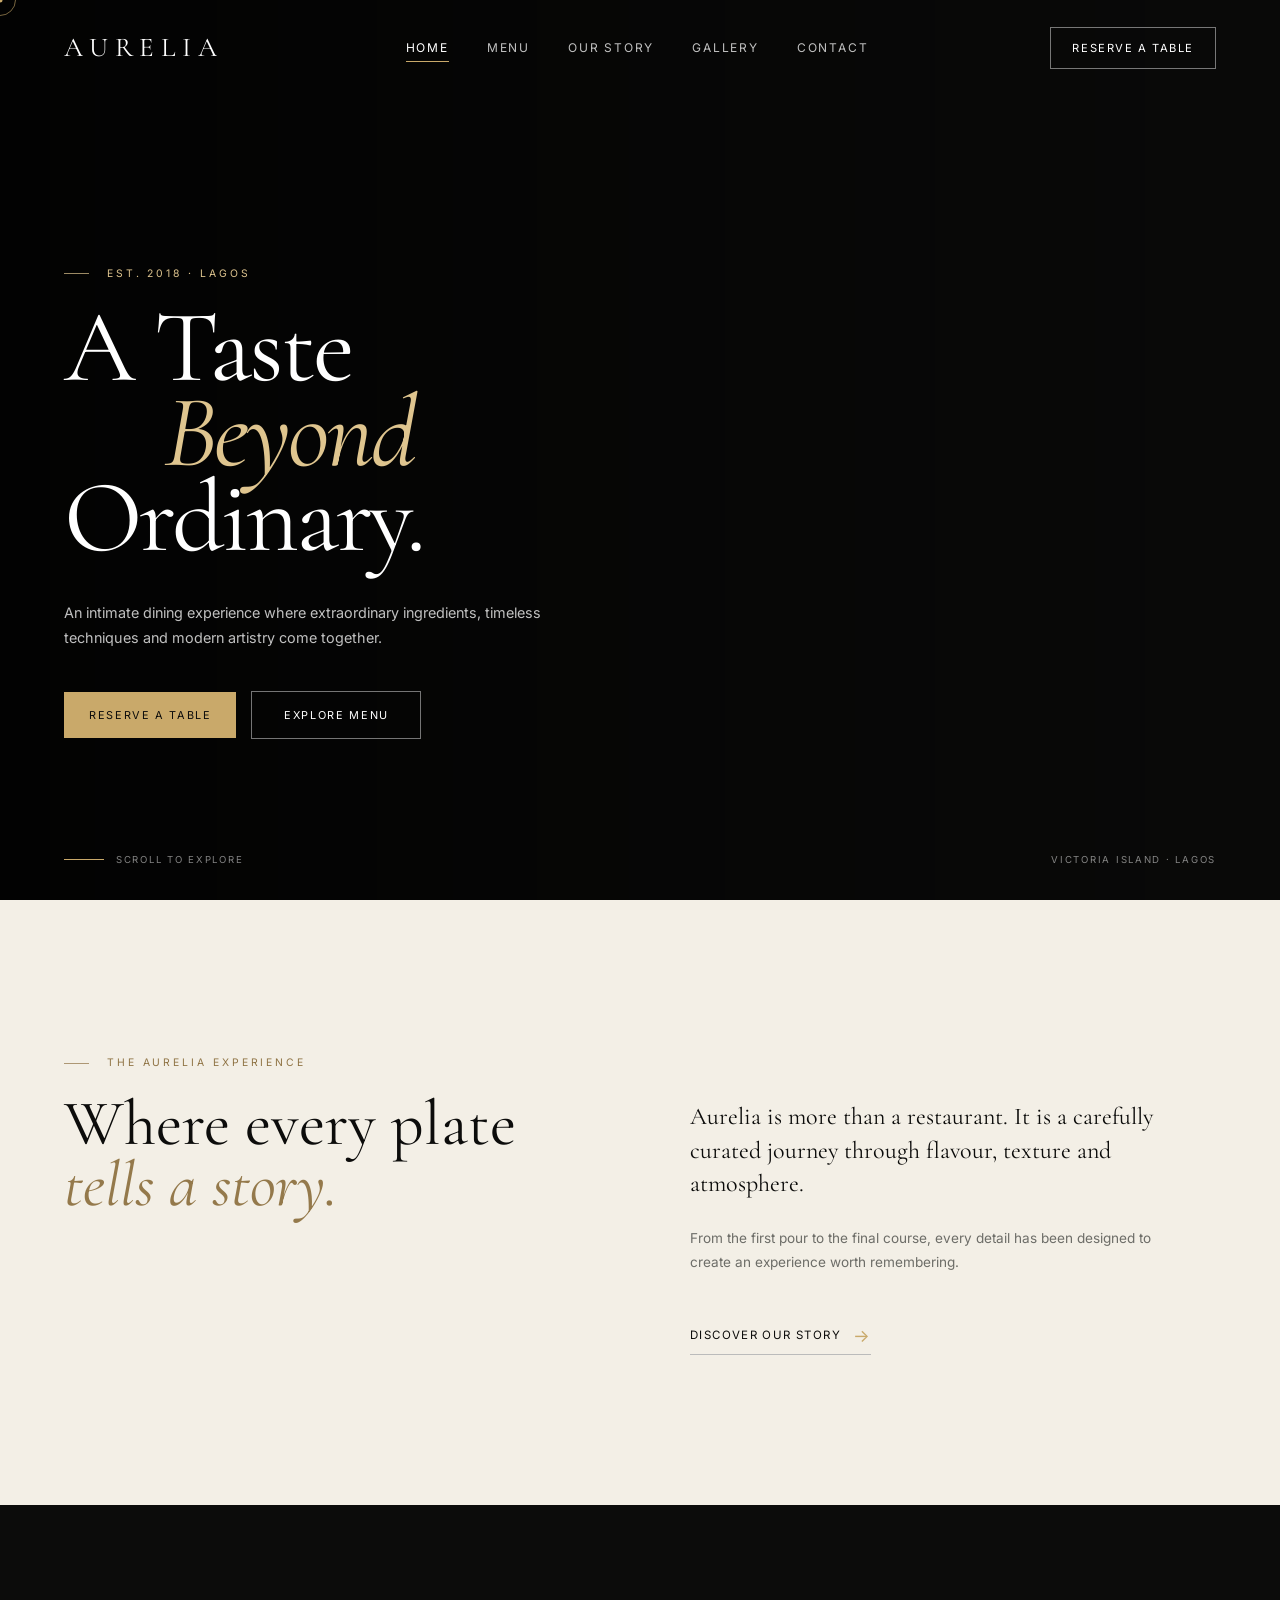
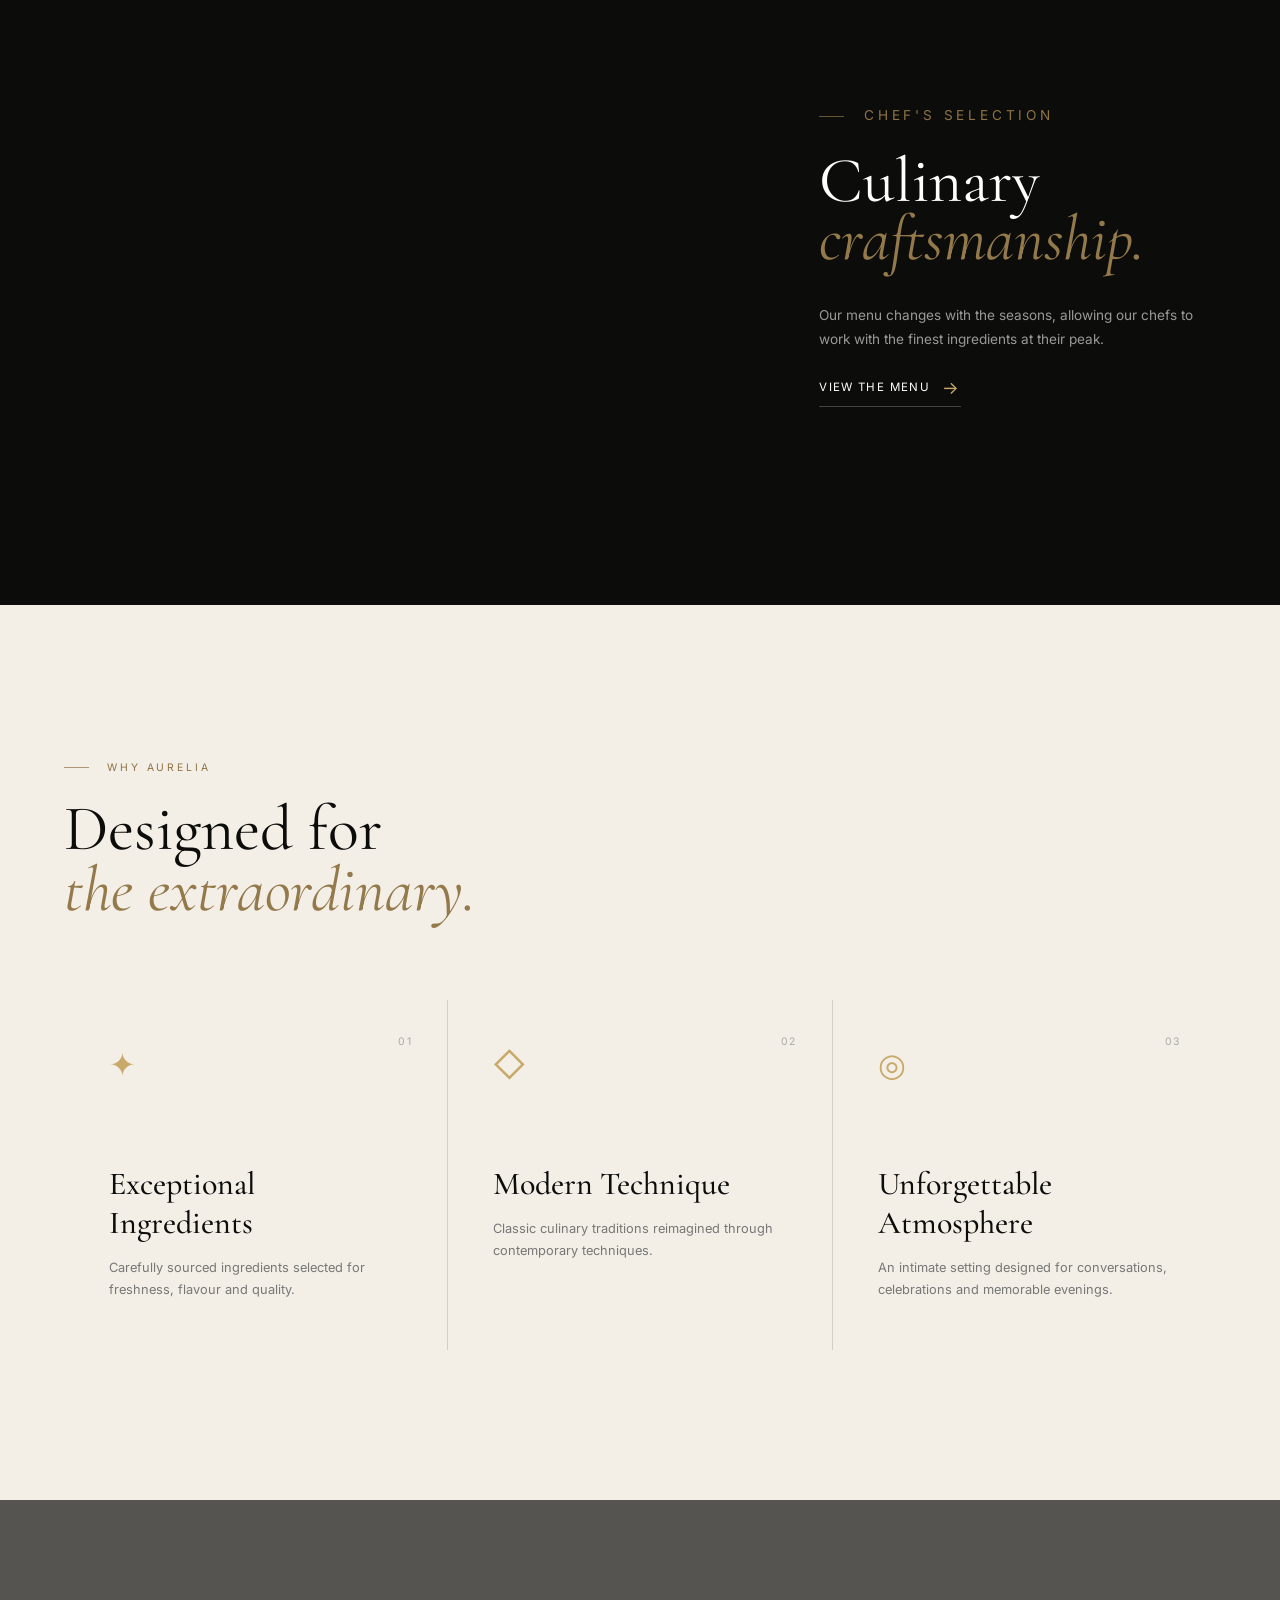
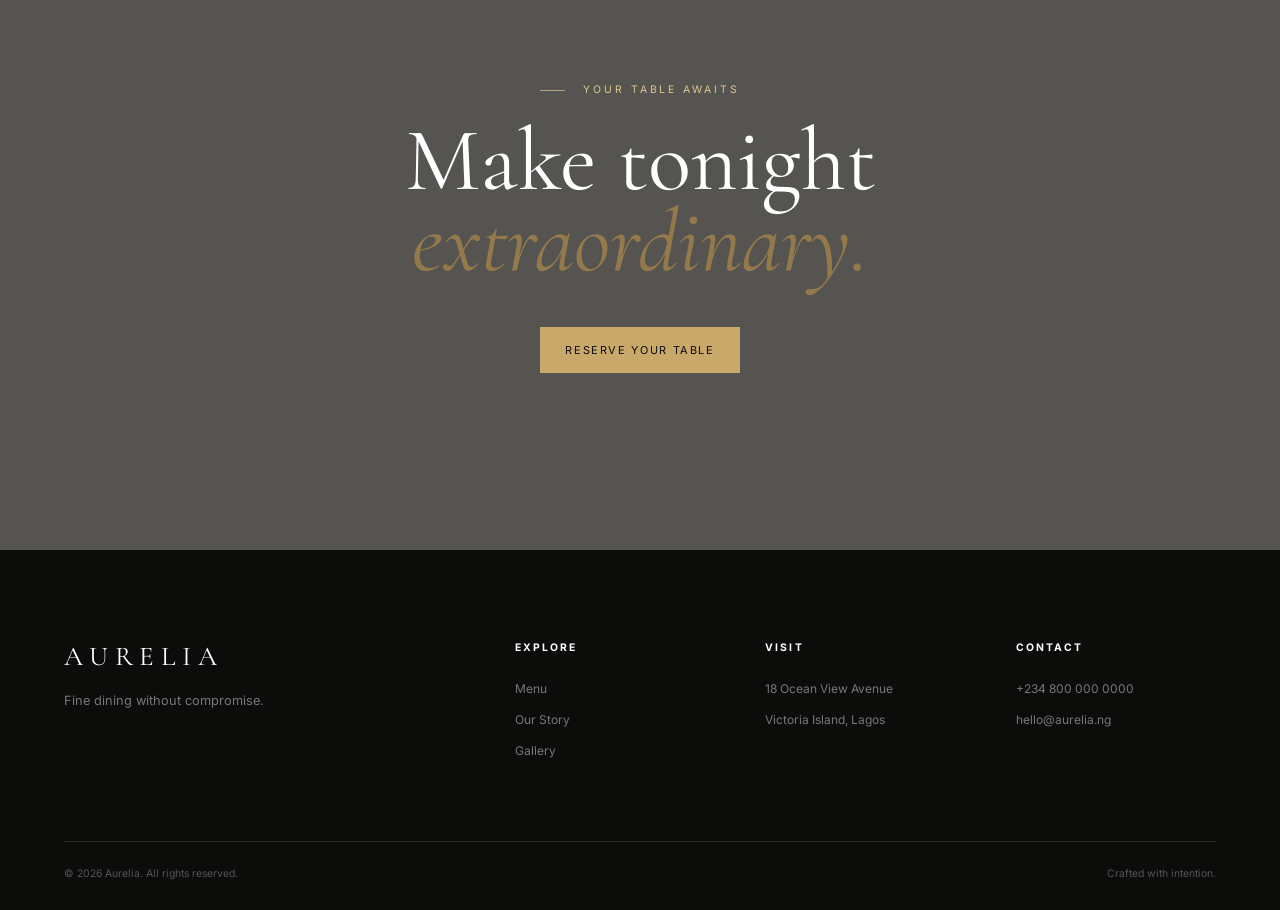
<file: index.html>
<!DOCTYPE html>
<html lang="en">
<head>
    <meta charset="UTF-8">
    <meta name="viewport" content="width=device-width, initial-scale=1.0">

    <title>AURELIA | Fine Dining</title>

    <meta
        name="description"
        content="Aurelia is a refined fine-dining experience where exceptional cuisine meets timeless elegance."
    >

    <link rel="preconnect" href="https://fonts.googleapis.com">
    <link rel="preconnect" href="https://fonts.gstatic.com" crossorigin>

    <link
        href="https://fonts.googleapis.com/css2?family=Cormorant+Garamond:wght@400;500;600;700&family=Inter:wght@300;400;500;600&display=swap"
        rel="stylesheet"
    >

    <link rel="stylesheet" href="style.css">
</head>

<body>
   

<div class="scroll-progress"></div>

<div class="cursor-dot"></div>
<div class="cursor-ring"></div>

    <!-- ================= PRELOADER ================= -->

    <div class="preloader">
        <div class="preloader-logo">AURELIA</div>
        <div class="loader-line"></div>
    </div>


    <!-- ================= NAVBAR ================= -->

    <header class="header">

        <nav class="navbar">

            <a href="index.html" class="logo">
                AURELIA
            </a>

            <div class="nav-links">

                <a href="index.html" class="active">Home</a>

                <a href="menu.html">Menu</a>

                <a href="about.html">Our Story</a>

                <a href="gallery.html">Gallery</a>

                <a href="contact.html">Contact</a>

            </div>

            <a href="reservation.html" class="nav-reserve">
                Reserve a Table
            </a>

            <button class="menu-toggle" aria-label="Open navigation">
                <span></span>
                <span></span>
            </button>

        </nav>

    </header>


    <!-- ================= MOBILE MENU ================= -->

    <div class="mobile-menu">

        <div class="mobile-menu-inner">

            <a href="index.html">Home</a>

            <a href="menu.html">Menu</a>

            <a href="about.html">Our Story</a>

            <a href="gallery.html">Gallery</a>

            <a href="contact.html">Contact</a>

            <a href="reservation.html" class="mobile-reserve">
                Reserve a Table
            </a>

        </div>

    </div>


    <!-- ================= HERO ================= -->

    <main>

        <section class="hero">

            <div class="hero-background"></div>

            <div class="hero-overlay"></div>

            <div class="hero-content">

                <p class="eyebrow reveal">
                    EST. 2018 · LAGOS
                </p>

                <h1 class="hero-title reveal">
                    A Taste
                    <span>Beyond</span>
                    Ordinary.
                </h1>

                <p class="hero-description reveal">
                    An intimate dining experience where extraordinary
                    ingredients, timeless techniques and modern artistry
                    come together.
                </p>

                <div class="hero-buttons reveal">

                    <a href="reservation.html" class="btn btn-primary">
                        Reserve a Table
                    </a>

                    <a href="menu.html" class="btn btn-outline">
                        Explore Menu
                    </a>

                </div>

            </div>


            <div class="hero-bottom">

                <div class="hero-scroll">
                    <span></span>
                    Scroll to explore
                </div>

                <div class="hero-location">
                    Victoria Island · Lagos
                </div>

            </div>

        </section>


        <!-- ================= INTRO ================= -->

        <section class="intro section">

            <div class="intro-left reveal">

                <p class="eyebrow dark">
                    THE AURELIA EXPERIENCE
                </p>

                <h2>
                    Where every plate
                    <em>tells a story.</em>
                </h2>

            </div>

            <div class="intro-right reveal">

                <p>
                    Aurelia is more than a restaurant. It is a carefully
                    curated journey through flavour, texture and atmosphere.
                </p>

                <p>
                    From the first pour to the final course, every detail
                    has been designed to create an experience worth
                    remembering.
                </p>

                <a href="about.html" class="text-link">
                    Discover our story
                    <span>→</span>
                </a>

            </div>

        </section>


        <!-- ================= FEATURED DISH ================= -->

        <section class="featured">

            <div class="featured-image reveal"></div>

            <div class="featured-content reveal">

                <p class="eyebrow dark">
                    CHEF'S SELECTION
                </p>

                <h2>
                    Culinary
                    <em>craftsmanship.</em>
                </h2>

                <p>
                    Our menu changes with the seasons, allowing our chefs
                    to work with the finest ingredients at their peak.
                </p>

                <a href="menu.html" class="text-link">
                    View the menu
                    <span>→</span>
                </a>

            </div>

        </section>


        <!-- ================= EXPERIENCE CARDS ================= -->

        <section class="experience section">

            <div class="section-heading reveal">

                <p class="eyebrow dark">
                    WHY AURELIA
                </p>

                <h2>
                    Designed for
                    <em>the extraordinary.</em>
                </h2>

            </div>


            <div class="experience-grid">

                <article class="experience-card reveal">

                    <span class="card-number">01</span>

                    <div class="card-icon">
                        ✦
                    </div>

                    <h3>
                        Exceptional Ingredients
                    </h3>

                    <p>
                        Carefully sourced ingredients selected for
                        freshness, flavour and quality.
                    </p>

                </article>


                <article class="experience-card reveal">

                    <span class="card-number">02</span>

                    <div class="card-icon">
                        ◇
                    </div>

                    <h3>
                        Modern Technique
                    </h3>

                    <p>
                        Classic culinary traditions reimagined through
                        contemporary techniques.
                    </p>

                </article>


                <article class="experience-card reveal">

                    <span class="card-number">03</span>

                    <div class="card-icon">
                        ◎
                    </div>

                    <h3>
                        Unforgettable Atmosphere
                    </h3>

                    <p>
                        An intimate setting designed for conversations,
                        celebrations and memorable evenings.
                    </p>

                </article>

            </div>

        </section>


        <!-- ================= CTA ================= -->

        <section class="cta">

            <div class="cta-overlay"></div>

            <div class="cta-content reveal">

                <p class="eyebrow">
                    YOUR TABLE AWAITS
                </p>

                <h2>
                    Make tonight
                    <em>extraordinary.</em>
                </h2>

                <a href="reservation.html" class="btn btn-primary">
                    Reserve Your Table
                </a>

            </div>

        </section>

    </main>


    <!-- ================= FOOTER ================= -->

    <footer class="footer">

        <div class="footer-main">

            <div class="footer-brand">

                <div class="logo">
                    AURELIA
                </div>

                <p>
                    Fine dining without compromise.
                </p>

            </div>


            <div class="footer-column">

                <h4>Explore</h4>

                <a href="menu.html">Menu</a>

                <a href="about.html">Our Story</a>

                <a href="gallery.html">Gallery</a>

            </div>


            <div class="footer-column">

                <h4>Visit</h4>

                <p>
                    18 Ocean View Avenue
                </p>

                <p>
                    Victoria Island, Lagos
                </p>

            </div>


            <div class="footer-column">

                <h4>Contact</h4>

                <p>
                    +234 800 000 0000
                </p>

                <p>
                    hello@aurelia.ng
                </p>

            </div>

        </div>


        <div class="footer-bottom">

            <p>
                © 2026 Aurelia. All rights reserved.
            </p>

            <p>
                Crafted with intention.
            </p>

        </div>

    </footer>

<button class="back-to-top" aria-label="Back to top">
    ↑
</button>
    <script src="script.js"></script>

</body>


</html>
</file>
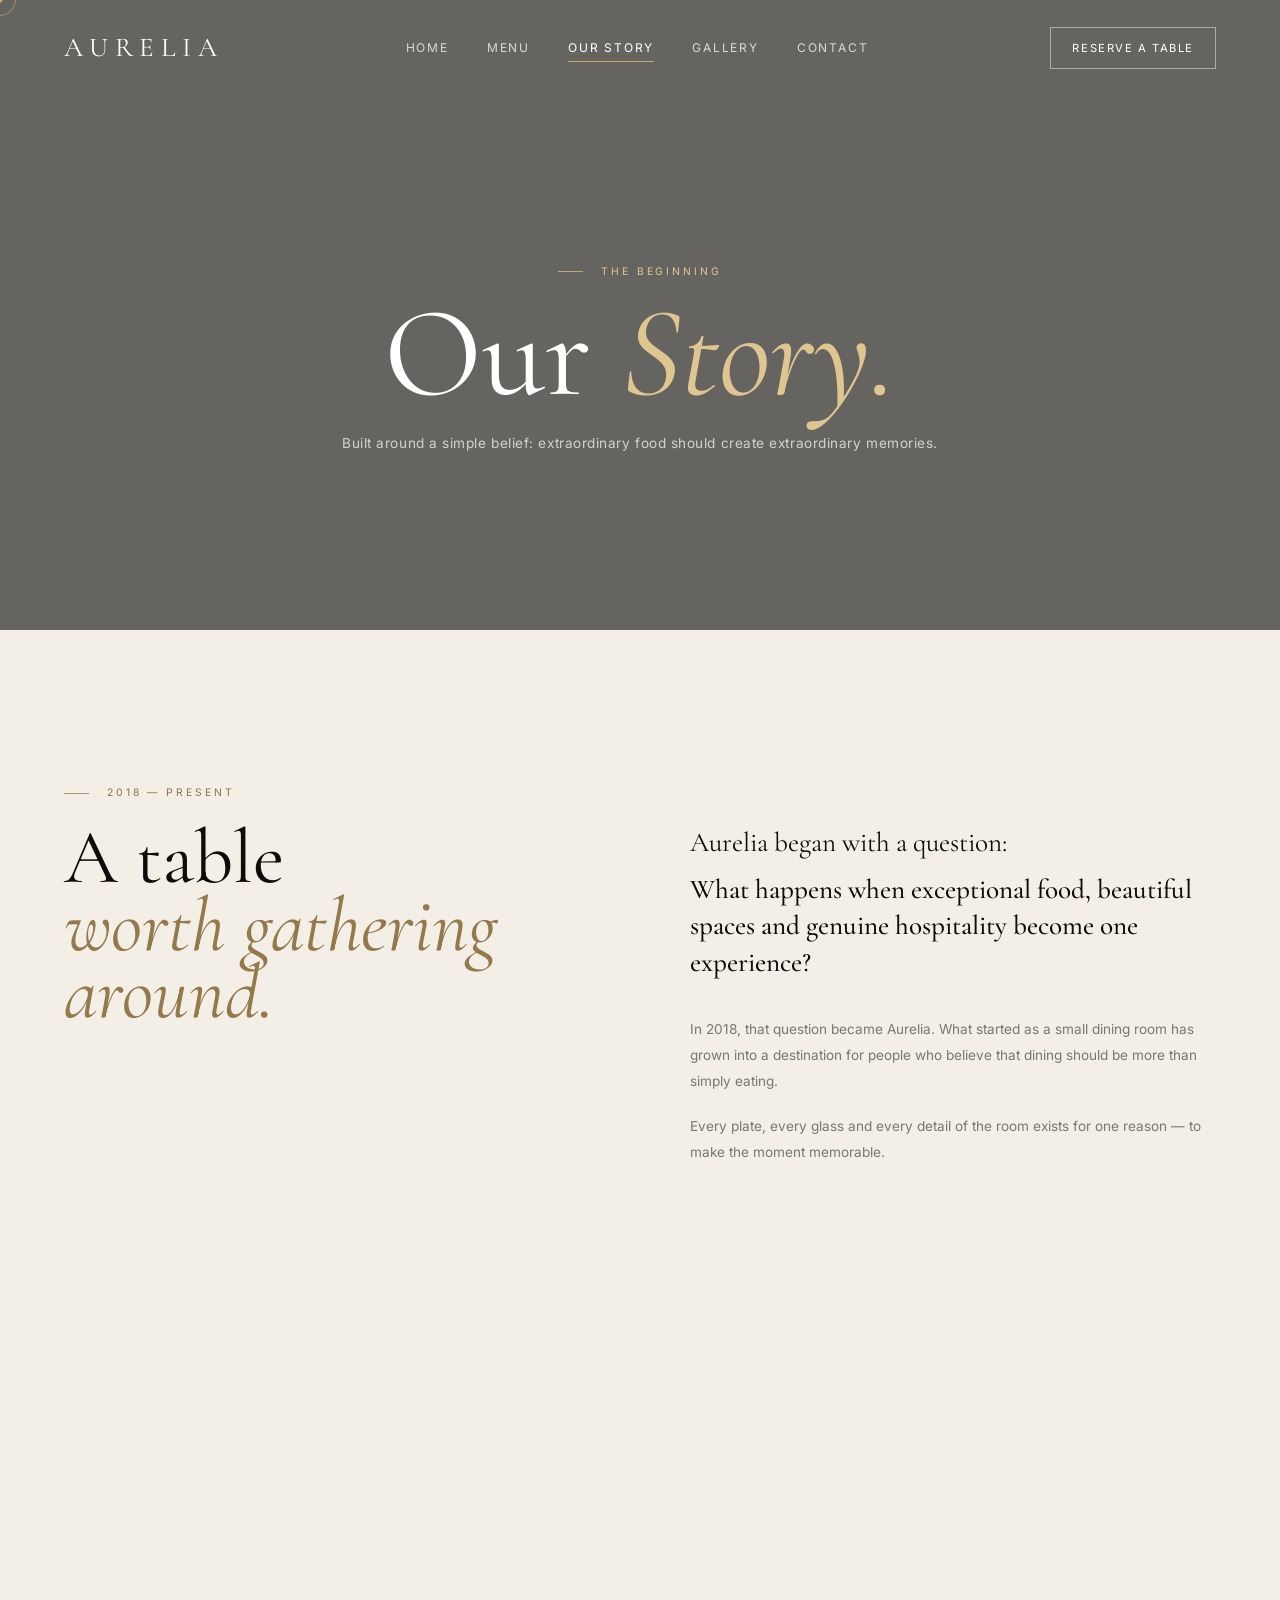
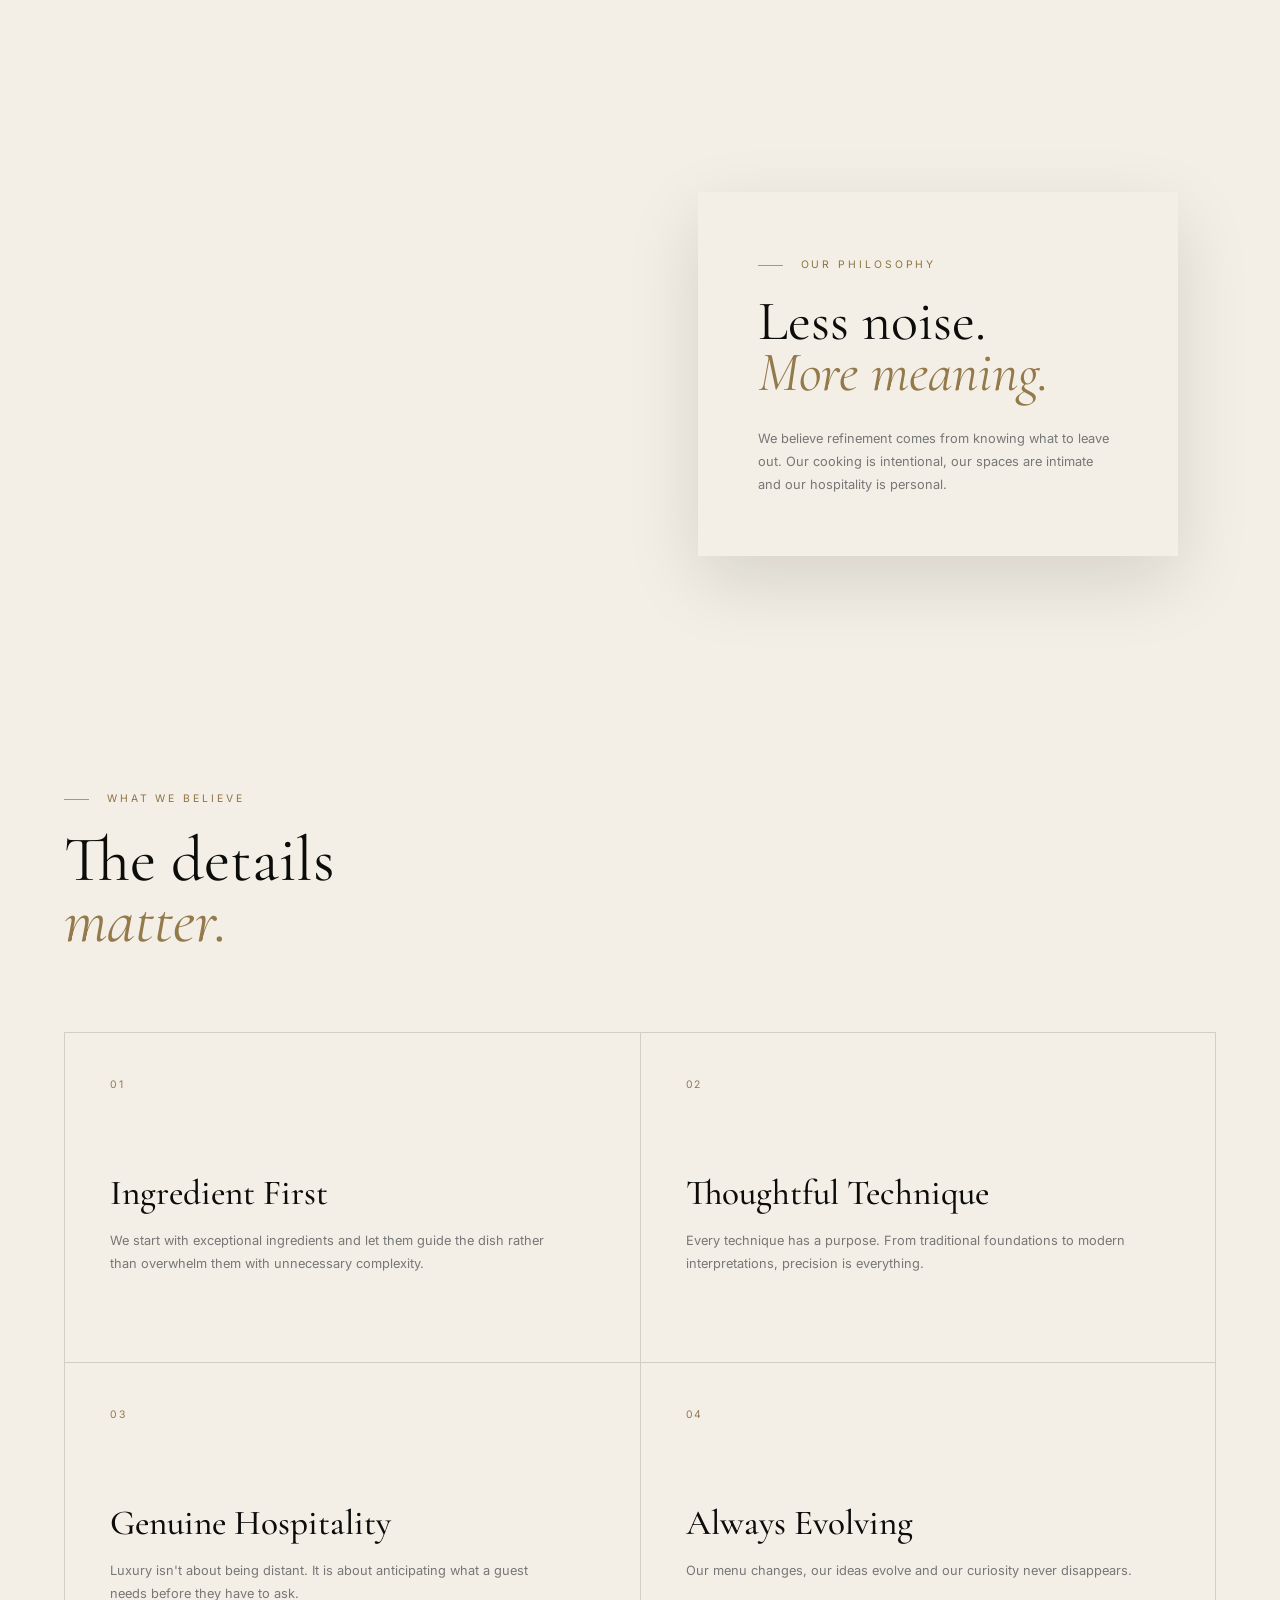
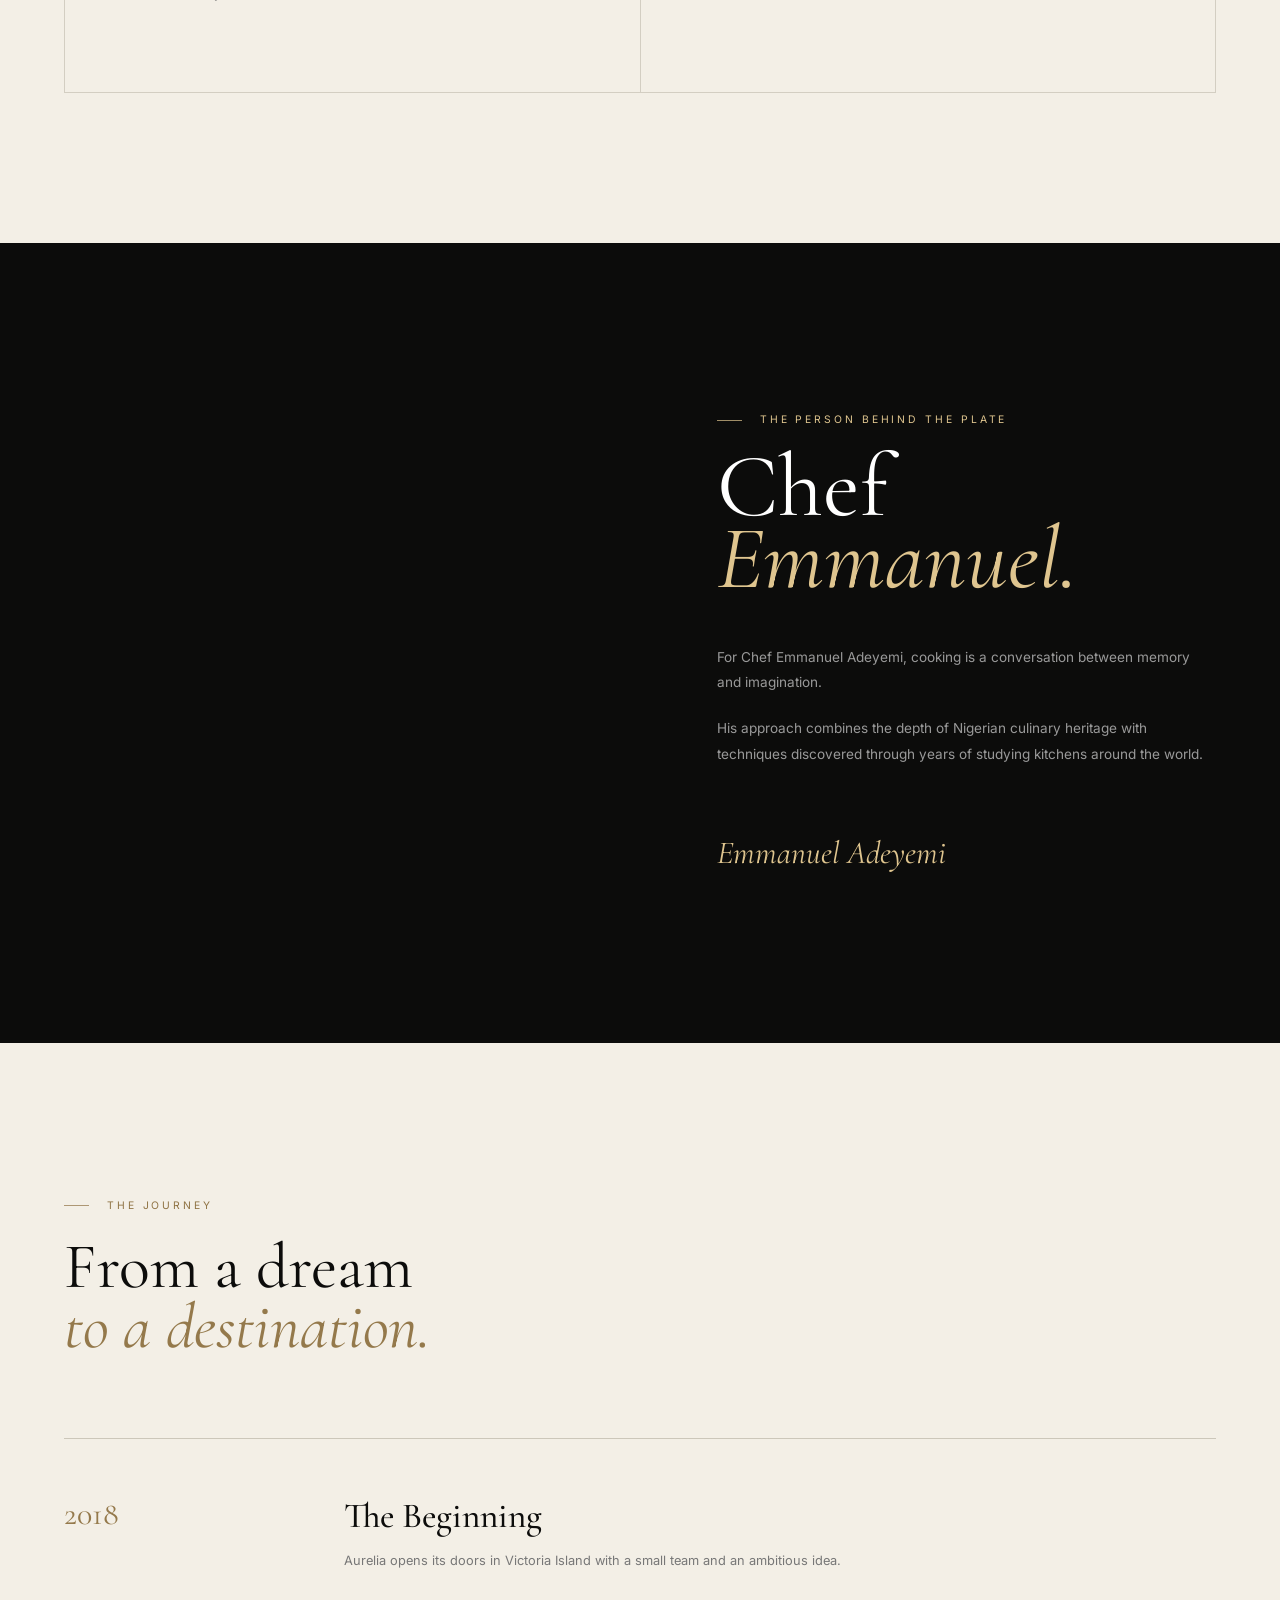
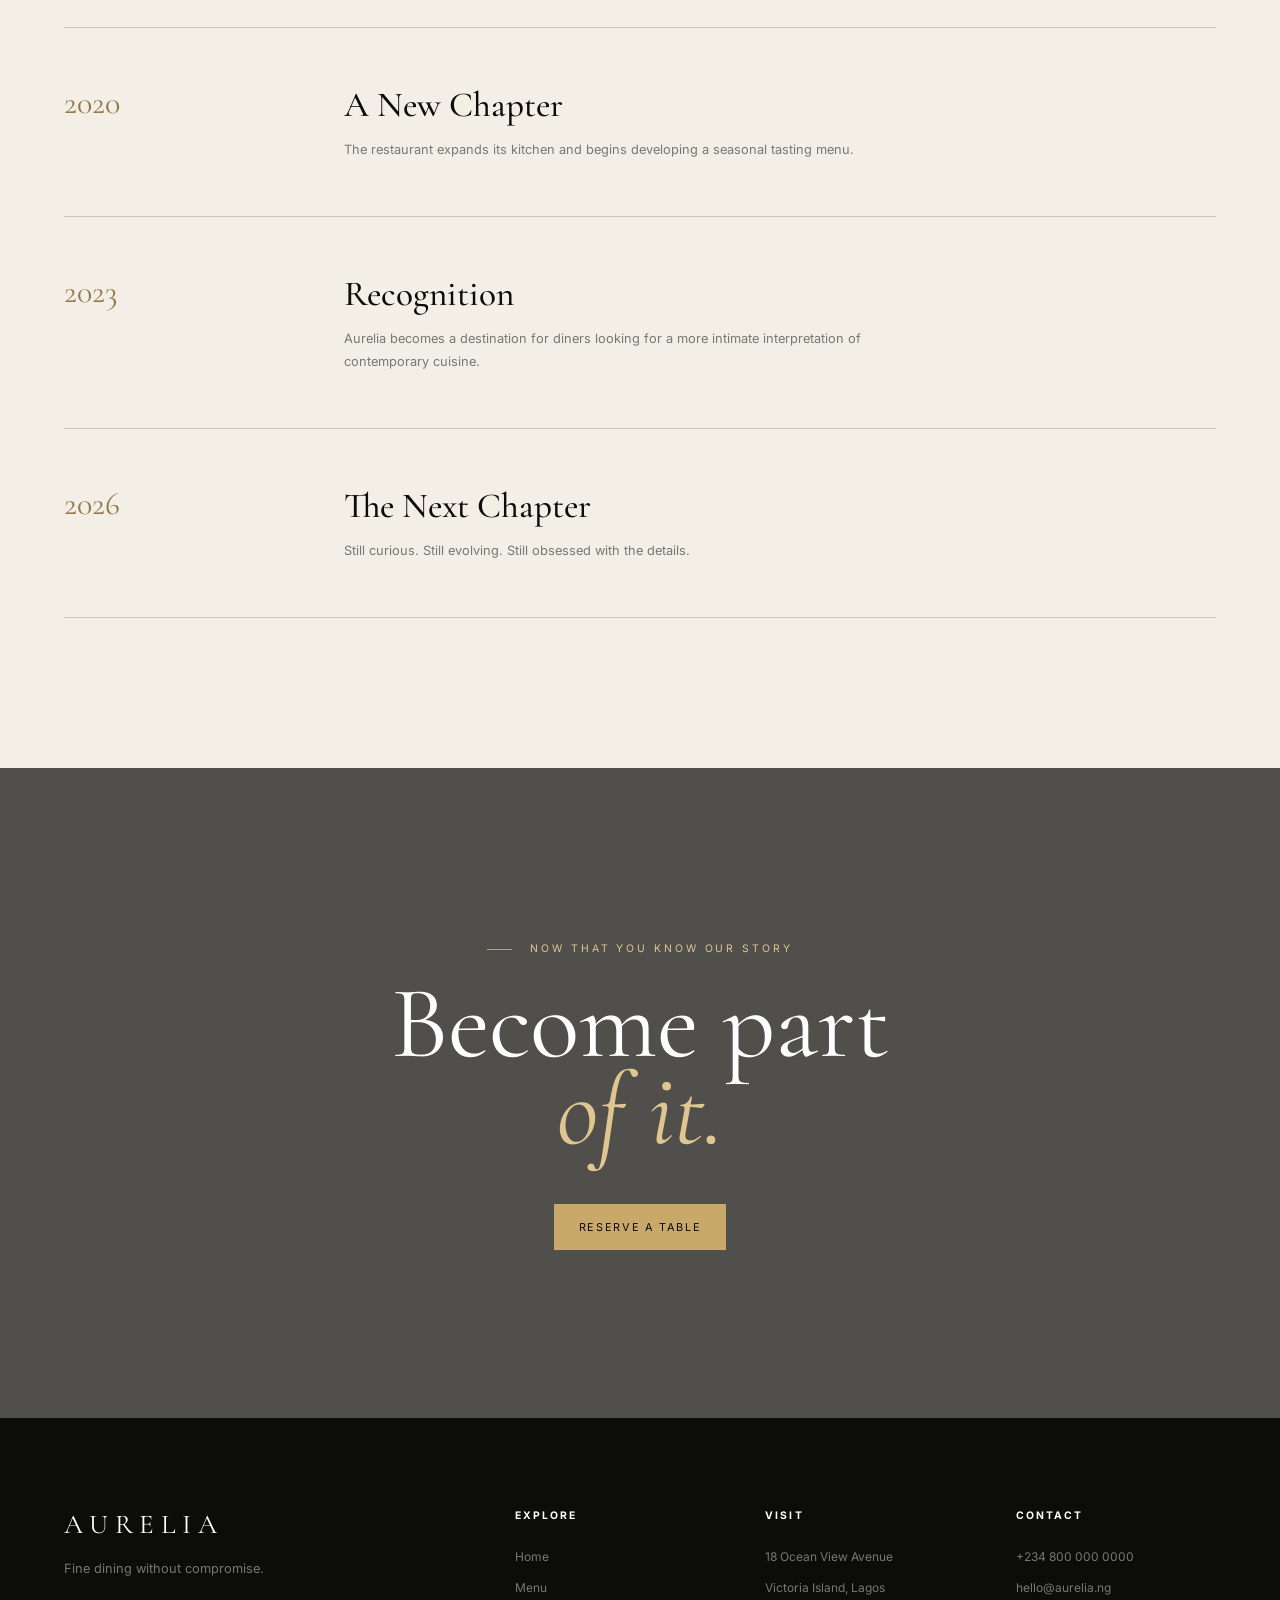
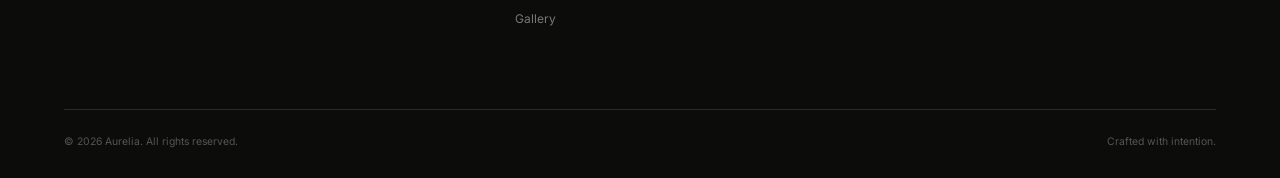
<file: about.html>
<!DOCTYPE html>
<html lang="en">
<head>

    <meta charset="UTF-8">
    <meta name="viewport" content="width=device-width, initial-scale=1.0">

    <title>Our Story | AURELIA</title>

    <meta
        name="description"
        content="Discover the story, philosophy and people behind Aurelia Fine Dining."
    >

    <link rel="preconnect" href="https://fonts.googleapis.com">
    <link rel="preconnect" href="https://fonts.gstatic.com" crossorigin>

    <link
        href="https://fonts.googleapis.com/css2?family=Cormorant+Garamond:wght@400;500;600;700&family=Inter:wght@300;400;500;600&display=swap"
        rel="stylesheet"
    >

    <link rel="stylesheet" href="style.css">

</head>

<body>


<div class="scroll-progress"></div>

<div class="cursor-dot"></div>
<div class="cursor-ring"></div>

    <!-- ================= NAVBAR ================= -->

    <header class="header">

        <nav class="navbar">

            <a href="index.html" class="logo">
                AURELIA
            </a>

            <div class="nav-links">

                <a href="index.html">Home</a>

                <a href="menu.html">Menu</a>

                <a href="about.html" class="active">Our Story</a>

                <a href="gallery.html">Gallery</a>

                <a href="contact.html">Contact</a>

            </div>

            <a href="reservation.html" class="nav-reserve">
                Reserve a Table
            </a>

            <button class="menu-toggle" aria-label="Open navigation">

                <span></span>
                <span></span>

            </button>

        </nav>

    </header>


    <!-- ================= MOBILE MENU ================= -->

    <div class="mobile-menu">

        <div class="mobile-menu-inner">

            <a href="index.html">Home</a>

            <a href="menu.html">Menu</a>

            <a href="about.html">Our Story</a>

            <a href="gallery.html">Gallery</a>

            <a href="contact.html">Contact</a>

            <a href="reservation.html" class="mobile-reserve">
                Reserve a Table
            </a>

        </div>

    </div>


    <!-- ================= PAGE ================= -->

    <main>


        <!-- ================= HERO ================= -->

        <section class="page-hero about-page-hero">

            <div class="page-hero-image"></div>

            <div class="page-hero-overlay"></div>

            <div class="page-hero-content reveal">

                <p class="eyebrow">
                    THE BEGINNING
                </p>

                <h1>
                    Our <em>Story.</em>
                </h1>

                <p>
                    Built around a simple belief:
                    extraordinary food should create extraordinary memories.
                </p>

            </div>

        </section>


        <!-- ================= INTRODUCTION ================= -->

        <section class="story-intro section">

            <div class="story-intro-left reveal">

                <p class="eyebrow dark">
                    2018 — PRESENT
                </p>

                <h2>
                    A table
                    <em>worth gathering around.</em>
                </h2>

            </div>

            <div class="story-intro-right reveal">

                <p class="large-story-text">

                    Aurelia began with a question:

                    <strong>
                        What happens when exceptional food,
                        beautiful spaces and genuine hospitality
                        become one experience?
                    </strong>

                </p>

                <p>

                    In 2018, that question became Aurelia.
                    What started as a small dining room has grown
                    into a destination for people who believe
                    that dining should be more than simply eating.

                </p>

                <p>

                    Every plate, every glass and every detail of
                    the room exists for one reason — to make the
                    moment memorable.

                </p>

            </div>

        </section>


        <!-- ================= FULL IMAGE ================= -->

        <section class="story-image-section">

            <div class="story-large-image reveal"></div>

            <div class="floating-story-card reveal">

                <p class="eyebrow dark">
                    OUR PHILOSOPHY
                </p>

                <h3>
                    Less noise.
                    <em>More meaning.</em>
                </h3>

                <p>
                    We believe refinement comes from knowing
                    what to leave out. Our cooking is intentional,
                    our spaces are intimate and our hospitality
                    is personal.
                </p>

            </div>

        </section>


        <!-- ================= VALUES ================= -->

        <section class="values section">

            <div class="section-heading reveal">

                <p class="eyebrow dark">
                    WHAT WE BELIEVE
                </p>

                <h2>
                    The details
                    <em>matter.</em>
                </h2>

            </div>


            <div class="values-grid">


                <article class="value-item reveal">

                    <span>01</span>

                    <h3>
                        Ingredient First
                    </h3>

                    <p>
                        We start with exceptional ingredients
                        and let them guide the dish rather than
                        overwhelm them with unnecessary complexity.
                    </p>

                </article>


                <article class="value-item reveal">

                    <span>02</span>

                    <h3>
                        Thoughtful Technique
                    </h3>

                    <p>
                        Every technique has a purpose. From
                        traditional foundations to modern
                        interpretations, precision is everything.
                    </p>

                </article>


                <article class="value-item reveal">

                    <span>03</span>

                    <h3>
                        Genuine Hospitality
                    </h3>

                    <p>
                        Luxury isn't about being distant.
                        It is about anticipating what a guest
                        needs before they have to ask.
                    </p>

                </article>


                <article class="value-item reveal">

                    <span>04</span>

                    <h3>
                        Always Evolving
                    </h3>

                    <p>
                        Our menu changes, our ideas evolve and
                        our curiosity never disappears.
                    </p>

                </article>

            </div>

        </section>


        <!-- ================= CHEF ================= -->

        <section class="chef-section">

            <div class="chef-image reveal"></div>

            <div class="chef-content reveal">

                <p class="eyebrow">
                    THE PERSON BEHIND THE PLATE
                </p>

                <h2>
                    Chef
                    <em>Emmanuel.</em>
                </h2>

                <p class="chef-description">

                    For Chef Emmanuel Adeyemi, cooking is a
                    conversation between memory and imagination.

                </p>

                <p class="chef-description">

                    His approach combines the depth of Nigerian
                    culinary heritage with techniques discovered
                    through years of studying kitchens around
                    the world.

                </p>

                <div class="chef-signature">
                    Emmanuel Adeyemi
                </div>

            </div>

        </section>


        <!-- ================= TIMELINE ================= -->

        <section class="timeline section">

            <div class="section-heading reveal">

                <p class="eyebrow dark">
                    THE JOURNEY
                </p>

                <h2>
                    From a dream
                    <em>to a destination.</em>
                </h2>

            </div>


            <div class="timeline-list">


                <div class="timeline-item reveal">

                    <div class="timeline-year">
                        2018
                    </div>

                    <div class="timeline-content">

                        <h3>
                            The Beginning
                        </h3>

                        <p>
                            Aurelia opens its doors in Victoria Island
                            with a small team and an ambitious idea.
                        </p>

                    </div>

                </div>


                <div class="timeline-item reveal">

                    <div class="timeline-year">
                        2020
                    </div>

                    <div class="timeline-content">

                        <h3>
                            A New Chapter
                        </h3>

                        <p>
                            The restaurant expands its kitchen and
                            begins developing a seasonal tasting menu.
                        </p>

                    </div>

                </div>


                <div class="timeline-item reveal">

                    <div class="timeline-year">
                        2023
                    </div>

                    <div class="timeline-content">

                        <h3>
                            Recognition
                        </h3>

                        <p>
                            Aurelia becomes a destination for diners
                            looking for a more intimate interpretation
                            of contemporary cuisine.
                        </p>

                    </div>

                </div>


                <div class="timeline-item reveal">

                    <div class="timeline-year">
                        2026
                    </div>

                    <div class="timeline-content">

                        <h3>
                            The Next Chapter
                        </h3>

                        <p>
                            Still curious. Still evolving.
                            Still obsessed with the details.
                        </p>

                    </div>

                </div>

            </div>

        </section>


        <!-- ================= FINAL CTA ================= -->

        <section class="story-cta">

            <div class="story-cta-overlay"></div>

            <div class="story-cta-content reveal">

                <p class="eyebrow">
                    NOW THAT YOU KNOW OUR STORY
                </p>

                <h2>
                    Become part
                    <em>of it.</em>
                </h2>

                <a
                    href="reservation.html"
                    class="btn btn-primary"
                >
                    Reserve a Table
                </a>

            </div>

        </section>


    </main>


    <!-- ================= FOOTER ================= -->

    <footer class="footer">

        <div class="footer-main">

            <div class="footer-brand">

                <div class="logo">
                    AURELIA
                </div>

                <p>
                    Fine dining without compromise.
                </p>

            </div>


            <div class="footer-column">

                <h4>Explore</h4>

                <a href="index.html">Home</a>

                <a href="menu.html">Menu</a>

                <a href="gallery.html">Gallery</a>

            </div>


            <div class="footer-column">

                <h4>Visit</h4>

                <p>
                    18 Ocean View Avenue
                </p>

                <p>
                    Victoria Island, Lagos
                </p>

            </div>


            <div class="footer-column">

                <h4>Contact</h4>

                <p>
                    +234 800 000 0000
                </p>

                <p>
                    hello@aurelia.ng
                </p>

            </div>

        </div>


        <div class="footer-bottom">

            <p>
                © 2026 Aurelia. All rights reserved.
            </p>

            <p>
                Crafted with intention.
            </p>

        </div>

    </footer>


    <script src="script.js"></script>
<button class="back-to-top" aria-label="Back to top">
    ↑
</button>
</body>


</html>
</file>
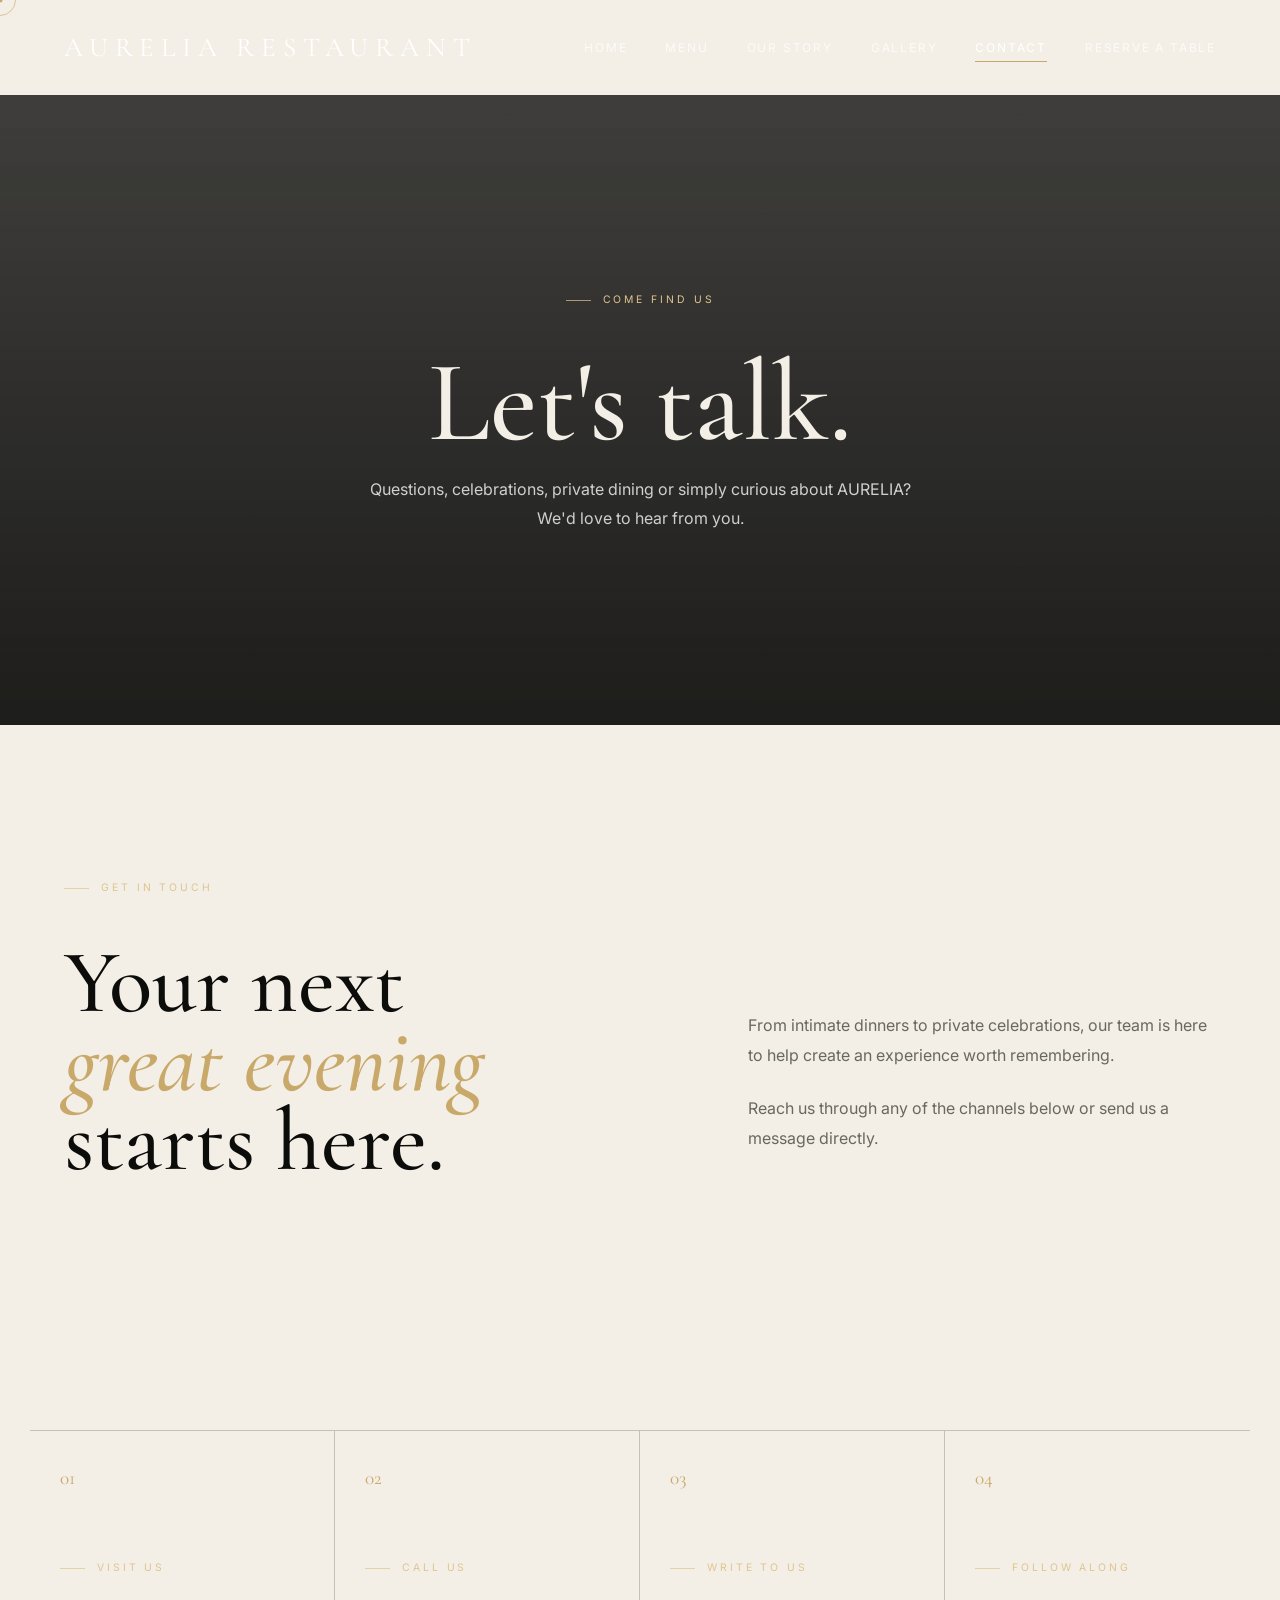
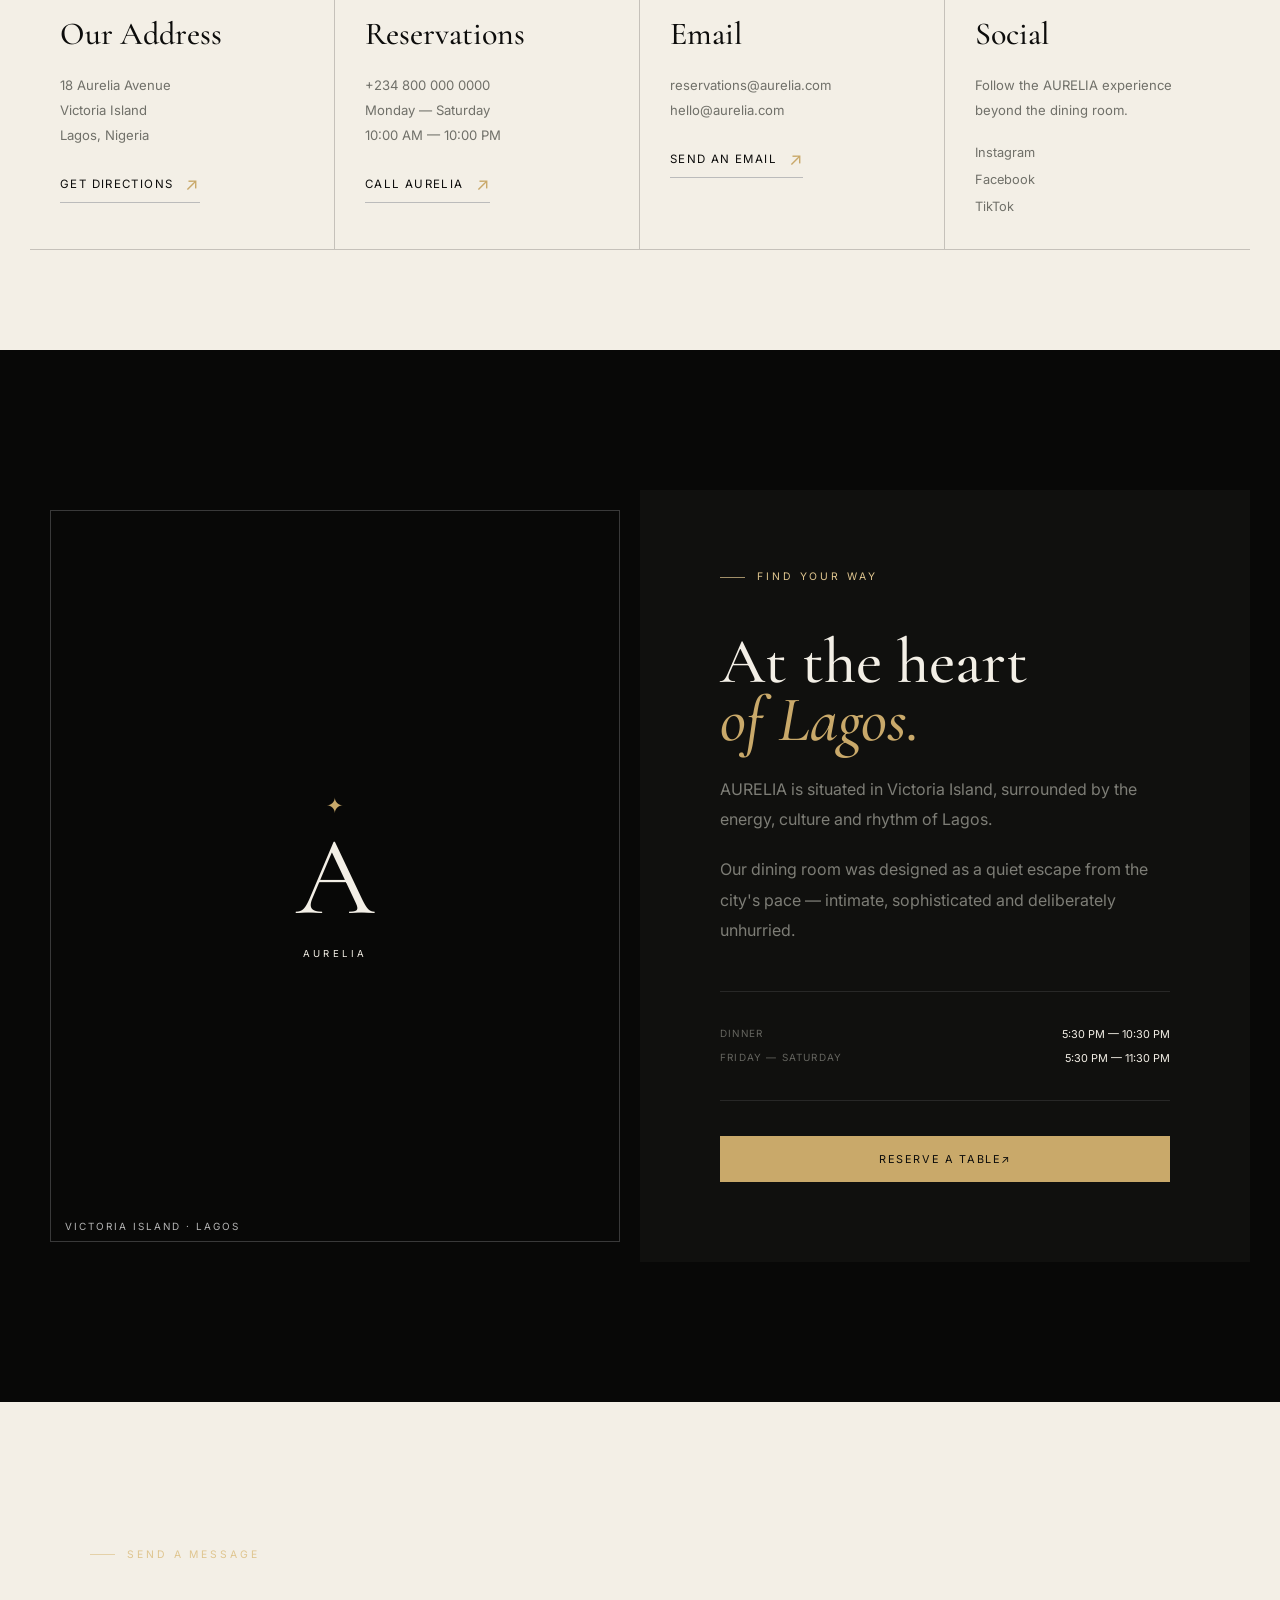
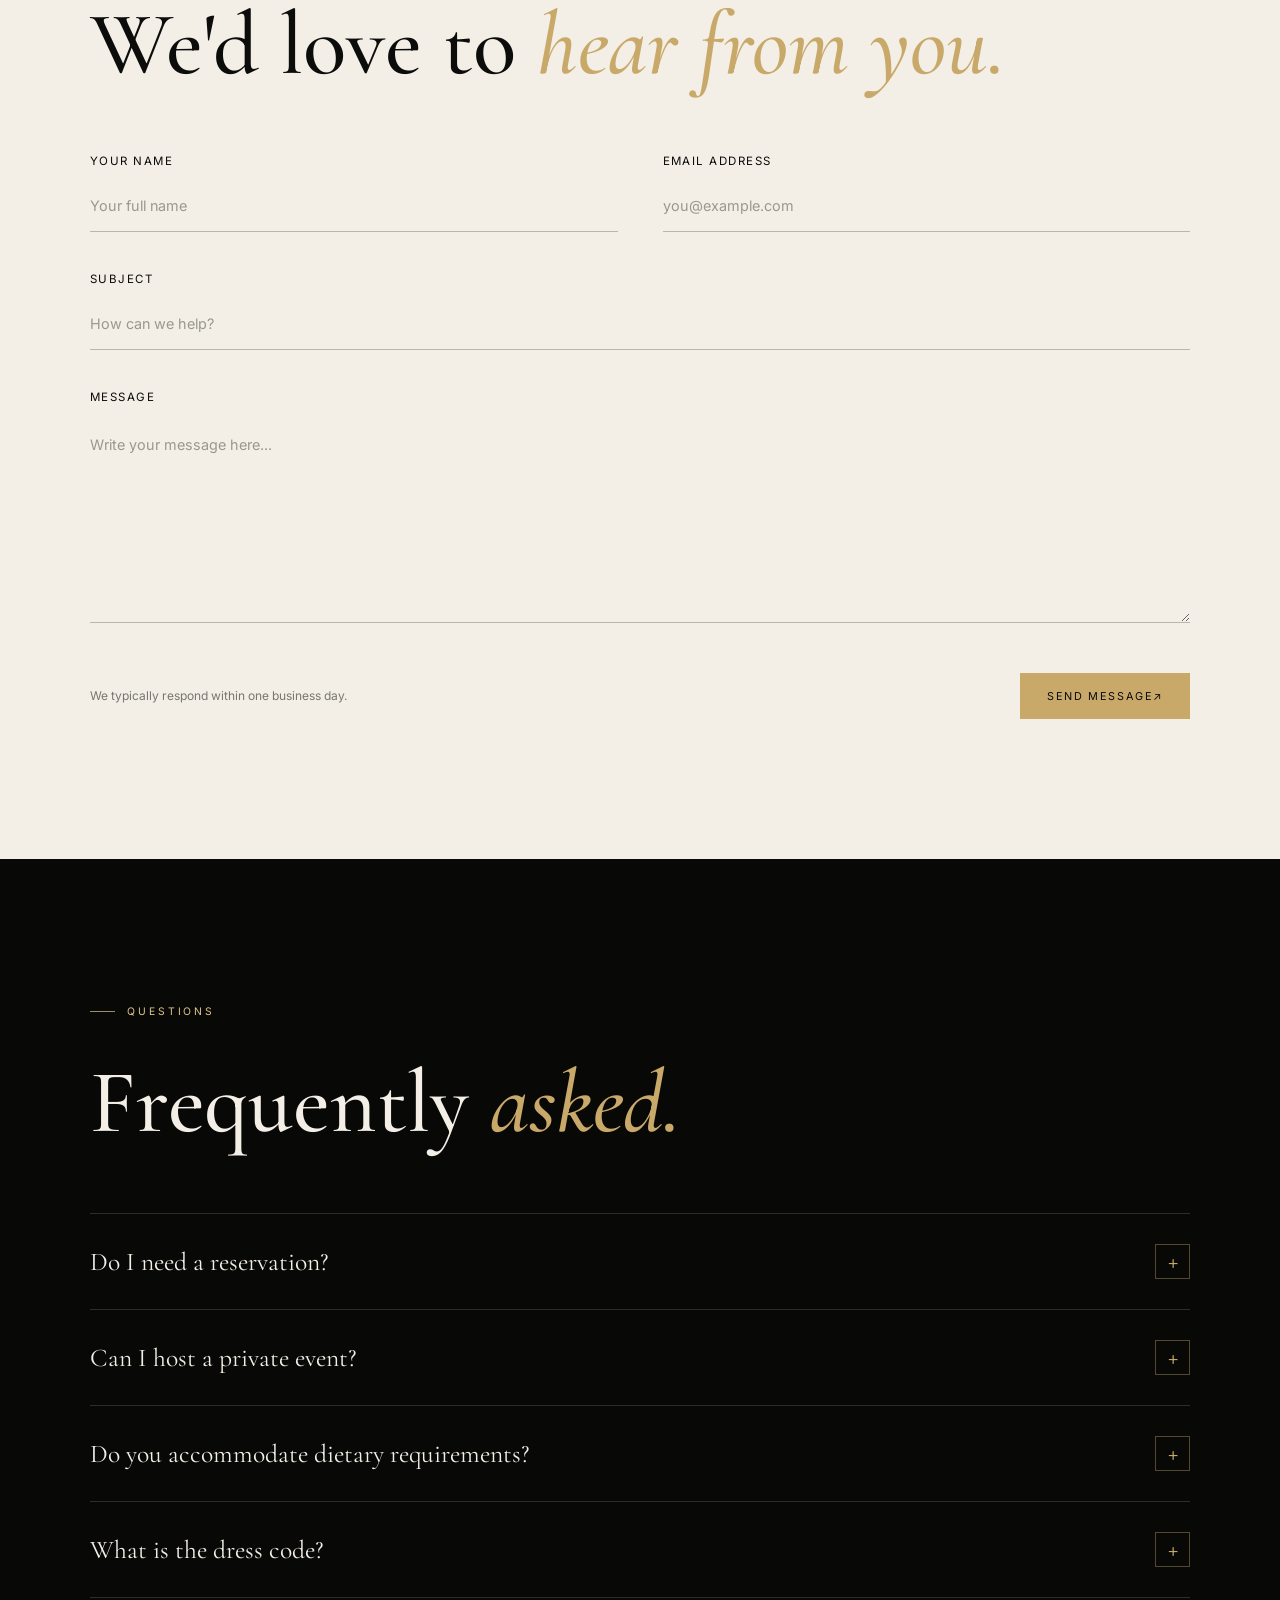
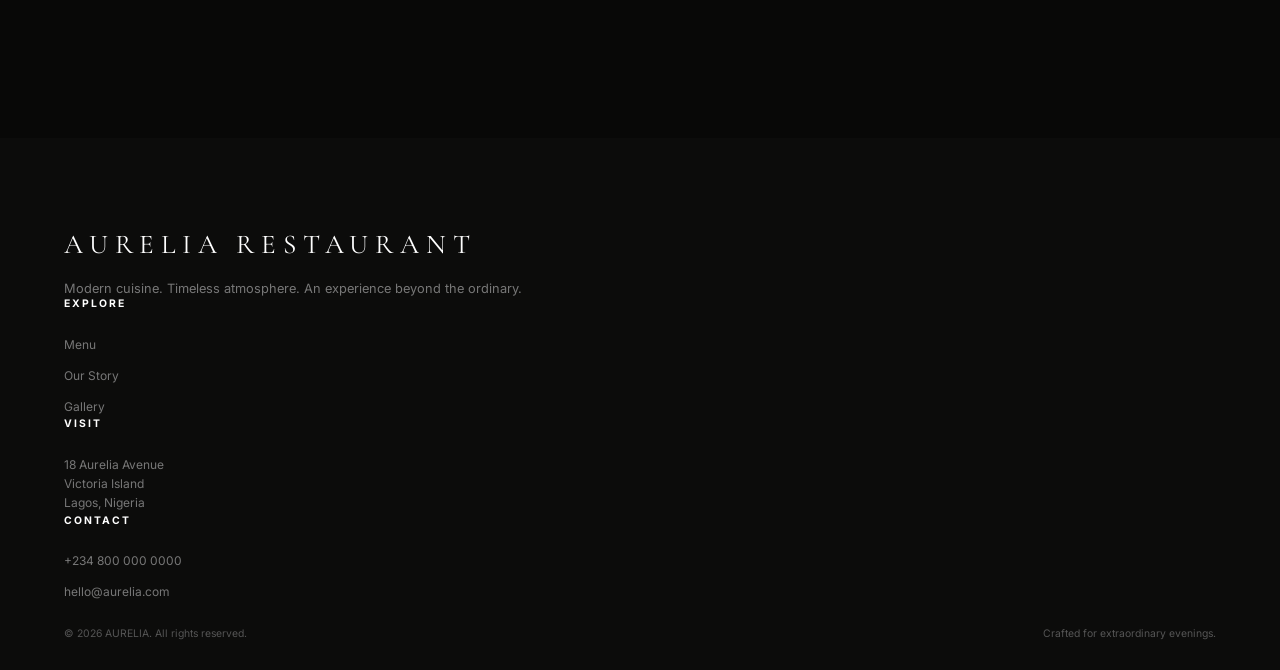
<file: contact.html>
<!DOCTYPE html>
<html lang="en">
<head>
    <meta charset="UTF-8">
    <meta name="viewport" content="width=device-width, initial-scale=1.0">

    <title>Contact | AURELIA</title>

    <link rel="preconnect" href="https://fonts.googleapis.com">
    <link rel="preconnect" href="https://fonts.gstatic.com" crossorigin>

    <link href="https://fonts.googleapis.com/css2?family=Cormorant+Garamond:wght@400;500;600;700&family=Inter:wght@300;400;500;600&display=swap" rel="stylesheet">

    <link rel="stylesheet" href="style.css">
</head>

<body>
    

<div class="scroll-progress"></div>

<div class="cursor-dot"></div>
<div class="cursor-ring"></div>

    <!-- PRELOADER -->
    <div class="preloader">
        <div class="preloader-inner">
            <span>AURELIA</span>
            <div class="loader-line"></div>
        </div>
    </div>


    <!-- NAVBAR -->
    <header class="navbar">

        <a href="index.html" class="logo">
            AURELIA
            <span>RESTAURANT</span>
        </a>

        <nav class="nav-links">
            <a href="index.html">Home</a>
            <a href="menu.html">Menu</a>
            <a href="about.html">Our Story</a>
            <a href="gallery.html">Gallery</a>
            <a href="contact.html" class="active">Contact</a>
            <a href="reservation.html">Reserve a Table</a>
        </nav>

        <button class="menu-toggle" aria-label="Open navigation">
            <span></span>
            <span></span>
        </button>

    </header>


    <!-- MOBILE MENU -->
    <div class="mobile-menu">

        <div class="mobile-menu-inner">

            <a href="index.html">Home</a>
            <a href="menu.html">Menu</a>
            <a href="about.html">Our Story</a>
            <a href="gallery.html">Gallery</a>
            <a href="contact.html">Contact</a>
            <a href="reservation.html">Reserve a Table</a>

        </div>

    </div>


    <!-- HERO -->
    <section class="contact-page-hero">

        <div class="page-hero-overlay"></div>

        <div class="contact-hero-content reveal">

            <span class="eyebrow">COME FIND US</span>

            <h1>Let's talk.</h1>

            <p>
                Questions, celebrations, private dining or simply
                curious about AURELIA? We'd love to hear from you.
            </p>

        </div>

    </section>


    <!-- CONTACT INTRO -->
    <section class="contact-intro section">

        <div class="contact-intro-grid">

            <div class="contact-intro-heading reveal">

                <span class="eyebrow">GET IN TOUCH</span>

                <h2>
                    Your next
                    <em>great evening</em>
                    starts here.
                </h2>

            </div>


            <div class="contact-intro-copy reveal">

                <p>
                    From intimate dinners to private celebrations,
                    our team is here to help create an experience
                    worth remembering.
                </p>

                <p>
                    Reach us through any of the channels below or
                    send us a message directly.
                </p>

            </div>

        </div>

    </section>


    <!-- CONTACT INFORMATION -->
    <section class="contact-details-section">

        <div class="contact-details-grid">

            <div class="contact-detail-card reveal">

                <span class="contact-card-number">01</span>

                <span class="eyebrow">VISIT US</span>

                <h3>Our Address</h3>

                <p>
                    18 Aurelia Avenue<br>
                    Victoria Island<br>
                    Lagos, Nigeria
                </p>

                <a href="#" class="text-link">
                    Get Directions
                    <span>↗</span>
                </a>

            </div>


            <div class="contact-detail-card reveal">

                <span class="contact-card-number">02</span>

                <span class="eyebrow">CALL US</span>

                <h3>Reservations</h3>

                <p>
                    +234 800 000 0000
                </p>

                <p>
                    Monday — Saturday<br>
                    10:00 AM — 10:00 PM
                </p>

                <a href="tel:+2348000000000" class="text-link">
                    Call AURELIA
                    <span>↗</span>
                </a>

            </div>


            <div class="contact-detail-card reveal">

                <span class="contact-card-number">03</span>

                <span class="eyebrow">WRITE TO US</span>

                <h3>Email</h3>

                <p>
                    reservations@aurelia.com
                </p>

                <p>
                    hello@aurelia.com
                </p>

                <a href="mailto:hello@aurelia.com" class="text-link">
                    Send an Email
                    <span>↗</span>
                </a>

            </div>


            <div class="contact-detail-card reveal">

                <span class="contact-card-number">04</span>

                <span class="eyebrow">FOLLOW ALONG</span>

                <h3>Social</h3>

                <p>
                    Follow the AURELIA experience
                    beyond the dining room.
                </p>

                <div class="social-links">

                    <a href="#">Instagram</a>
                    <a href="#">Facebook</a>
                    <a href="#">TikTok</a>

                </div>

            </div>

        </div>

    </section>


    <!-- LOCATION -->
    <section class="location-section">

        <div class="location-grid">

            <div class="location-visual reveal">

                <div class="location-overlay"></div>

                <div class="location-mark">

                    <span>✦</span>

                    <strong>A</strong>

                    <small>AURELIA</small>

                </div>

                <div class="location-label">
                    VICTORIA ISLAND · LAGOS
                </div>

            </div>


            <div class="location-content reveal">

                <span class="eyebrow">FIND YOUR WAY</span>

                <h2>
                    At the heart
                    <em>of Lagos.</em>
                </h2>

                <p>
                    AURELIA is situated in Victoria Island, surrounded
                    by the energy, culture and rhythm of Lagos.
                </p>

                <p>
                    Our dining room was designed as a quiet escape
                    from the city's pace — intimate, sophisticated
                    and deliberately unhurried.
                </p>

                <div class="location-hours">

                    <div>
                        <span>DINNER</span>
                        <strong>5:30 PM — 10:30 PM</strong>
                    </div>

                    <div>
                        <span>FRIDAY — SATURDAY</span>
                        <strong>5:30 PM — 11:30 PM</strong>
                    </div>

                </div>

                <a href="reservation.html" class="btn btn-primary">
                    Reserve a Table
                    <span class="btn-arrow">↗</span>
                </a>

            </div>

        </div>

    </section>


    <!-- CONTACT FORM -->
    <section class="contact-form-section">

        <div class="contact-form-heading reveal">

            <span class="eyebrow">SEND A MESSAGE</span>

            <h2>
                We'd love to
                <em>hear from you.</em>
            </h2>

        </div>


        <form id="contactForm" class="contact-form reveal">

            <div class="contact-form-grid">

                <div class="form-group">

                    <label for="contactName">Your Name</label>

                    <input
                        type="text"
                        id="contactName"
                        placeholder="Your full name"
                        required
                    >

                </div>


                <div class="form-group">

                    <label for="contactEmail">Email Address</label>

                    <input
                        type="email"
                        id="contactEmail"
                        placeholder="you@example.com"
                        required
                    >

                </div>

            </div>


            <div class="form-group">

                <label for="contactSubject">Subject</label>

                <input
                    type="text"
                    id="contactSubject"
                    placeholder="How can we help?"
                    required
                >

            </div>


            <div class="form-group">

                <label for="contactMessage">Message</label>

                <textarea
                    id="contactMessage"
                    rows="7"
                    placeholder="Write your message here..."
                    required
                ></textarea>

            </div>


            <div class="contact-form-submit">

                <p>
                    We typically respond within one business day.
                </p>

                <button type="submit" class="btn btn-primary">
                    Send Message
                    <span class="btn-arrow">↗</span>
                </button>

            </div>

        </form>

    </section>


    <!-- FAQ -->
    <section class="faq-section">

        <div class="faq-heading reveal">

            <span class="eyebrow">QUESTIONS</span>

            <h2>
                Frequently
                <em>asked.</em>
            </h2>

        </div>


        <div class="faq-list">

            <div class="faq-item reveal">

                <button class="faq-question">

                    <span>Do I need a reservation?</span>

                    <span class="faq-icon">+</span>

                </button>

                <div class="faq-answer">

                    <p>
                        Reservations are recommended, especially for
                        Friday and Saturday evenings. Walk-ins are
                        welcomed when tables are available.
                    </p>

                </div>

            </div>


            <div class="faq-item reveal">

                <button class="faq-question">

                    <span>Can I host a private event?</span>

                    <span class="faq-icon">+</span>

                </button>

                <div class="faq-answer">

                    <p>
                        Yes. AURELIA offers private dining experiences
                        for intimate celebrations, business dinners
                        and special occasions.
                    </p>

                </div>

            </div>


            <div class="faq-item reveal">

                <button class="faq-question">

                    <span>Do you accommodate dietary requirements?</span>

                    <span class="faq-icon">+</span>

                </button>

                <div class="faq-answer">

                    <p>
                        Our kitchen can accommodate a range of dietary
                        requirements. Please mention your needs when
                        making your reservation.
                    </p>

                </div>

            </div>


            <div class="faq-item reveal">

                <button class="faq-question">

                    <span>What is the dress code?</span>

                    <span class="faq-icon">+</span>

                </button>

                <div class="faq-answer">

                    <p>
                        We encourage elegant evening attire. Our dining
                        room is designed for a refined and relaxed
                        experience.
                    </p>

                </div>

            </div>

        </div>

    </section>


    <!-- CONTACT SUCCESS -->
    <div class="contact-success" id="contactSuccess">

        <div class="contact-success-box">

            <button
                class="contact-success-close"
                id="contactSuccessClose"
            >
                ×
            </button>

            <span class="success-icon">✦</span>

            <span class="eyebrow">MESSAGE SENT</span>

            <h2>
                Thank you.
                <em>We'll be in touch.</em>
            </h2>

            <p>
                Your message has been received by the AURELIA team.
            </p>

            <button
                class="btn btn-primary"
                id="contactSuccessDone"
            >
                Done
            </button>

        </div>

    </div>


    <!-- FOOTER -->
    <footer class="footer">

        <div class="footer-top">

            <div class="footer-brand">

                <a href="index.html" class="logo">
                    AURELIA
                    <span>RESTAURANT</span>
                </a>

                <p>
                    Modern cuisine. Timeless atmosphere.
                    An experience beyond the ordinary.
                </p>

            </div>


            <div class="footer-column">

                <h4>Explore</h4>

                <a href="menu.html">Menu</a>
                <a href="about.html">Our Story</a>
                <a href="gallery.html">Gallery</a>

            </div>


            <div class="footer-column">

                <h4>Visit</h4>

                <p>
                    18 Aurelia Avenue<br>
                    Victoria Island<br>
                    Lagos, Nigeria
                </p>

            </div>


            <div class="footer-column">

                <h4>Contact</h4>

                <a href="tel:+2348000000000">
                    +234 800 000 0000
                </a>

                <a href="mailto:hello@aurelia.com">
                    hello@aurelia.com
                </a>

            </div>

        </div>


        <div class="footer-bottom">

            <p>© 2026 AURELIA. All rights reserved.</p>

            <p>Crafted for extraordinary evenings.</p>

        </div>

    </footer>
<button class="back-to-top" aria-label="Back to top">
    ↑
</button>

    <script src="script.js"></script>

</body>


</html>
</file>
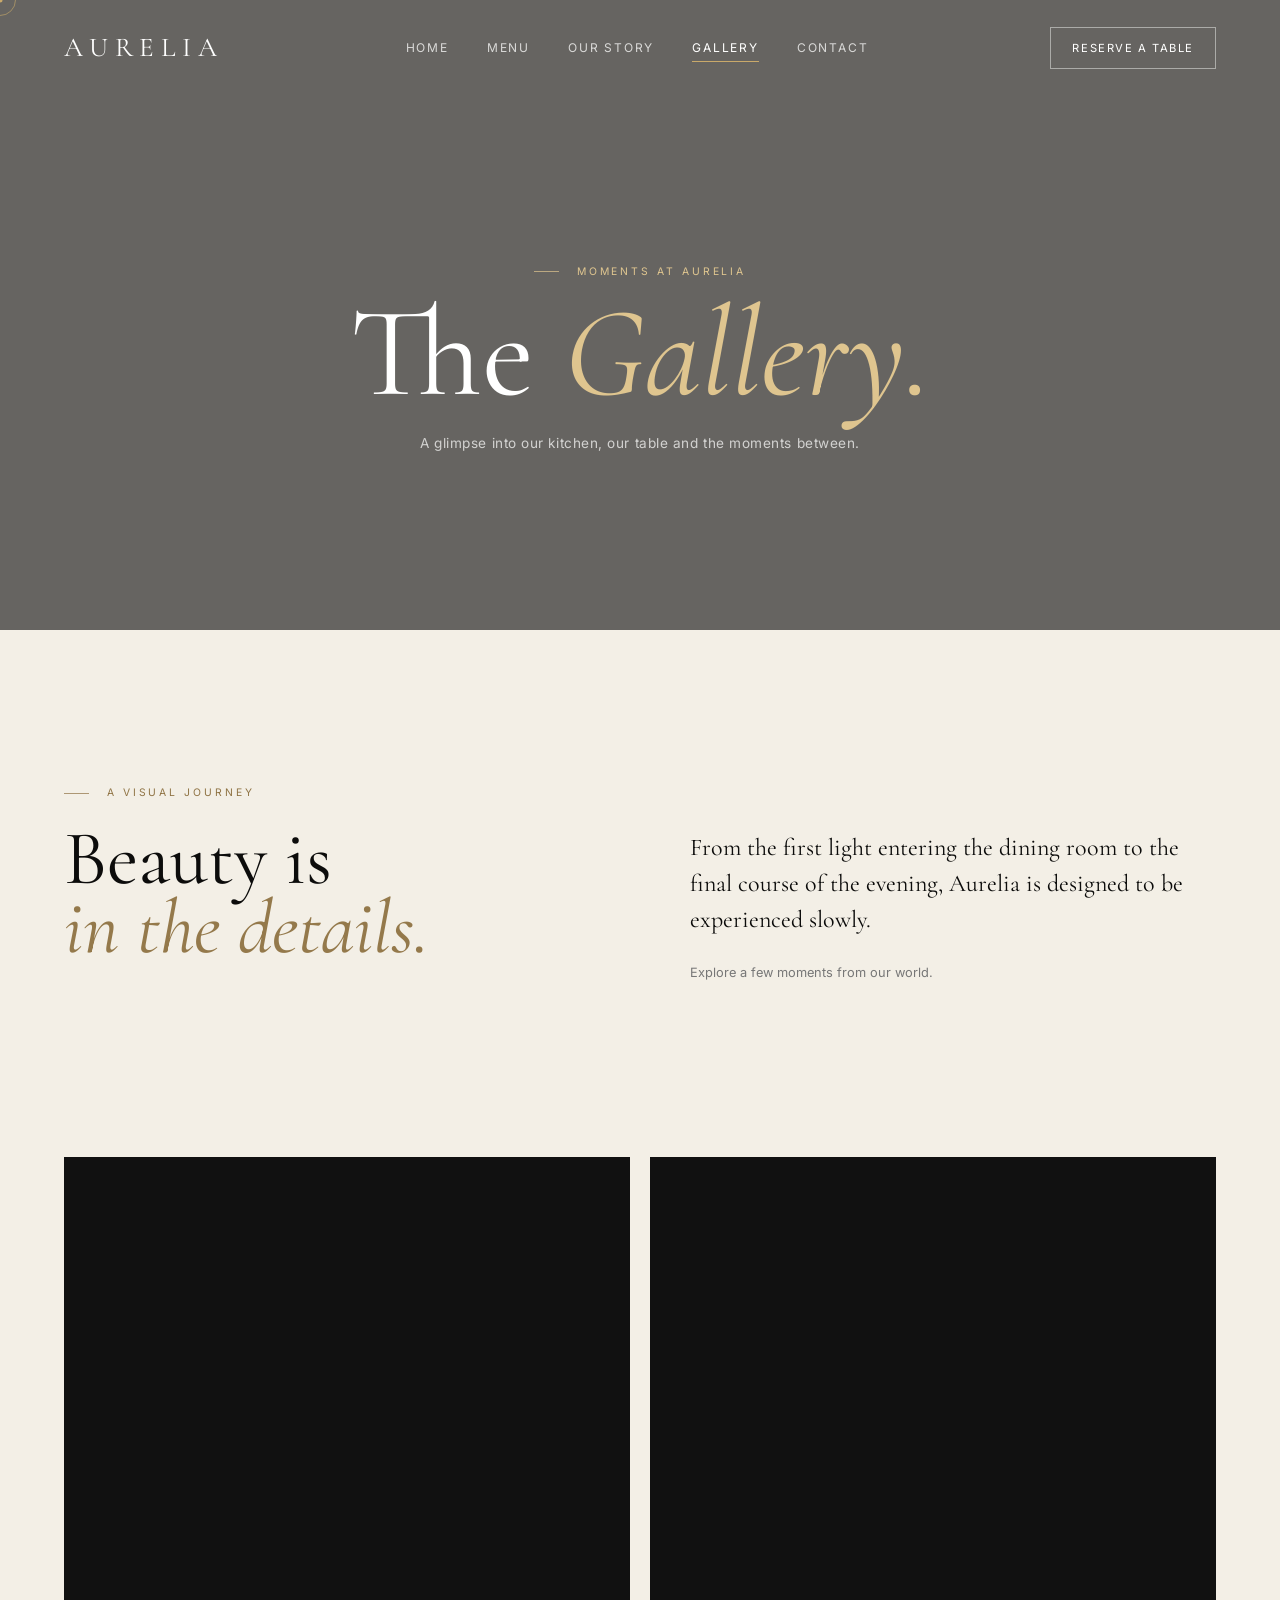
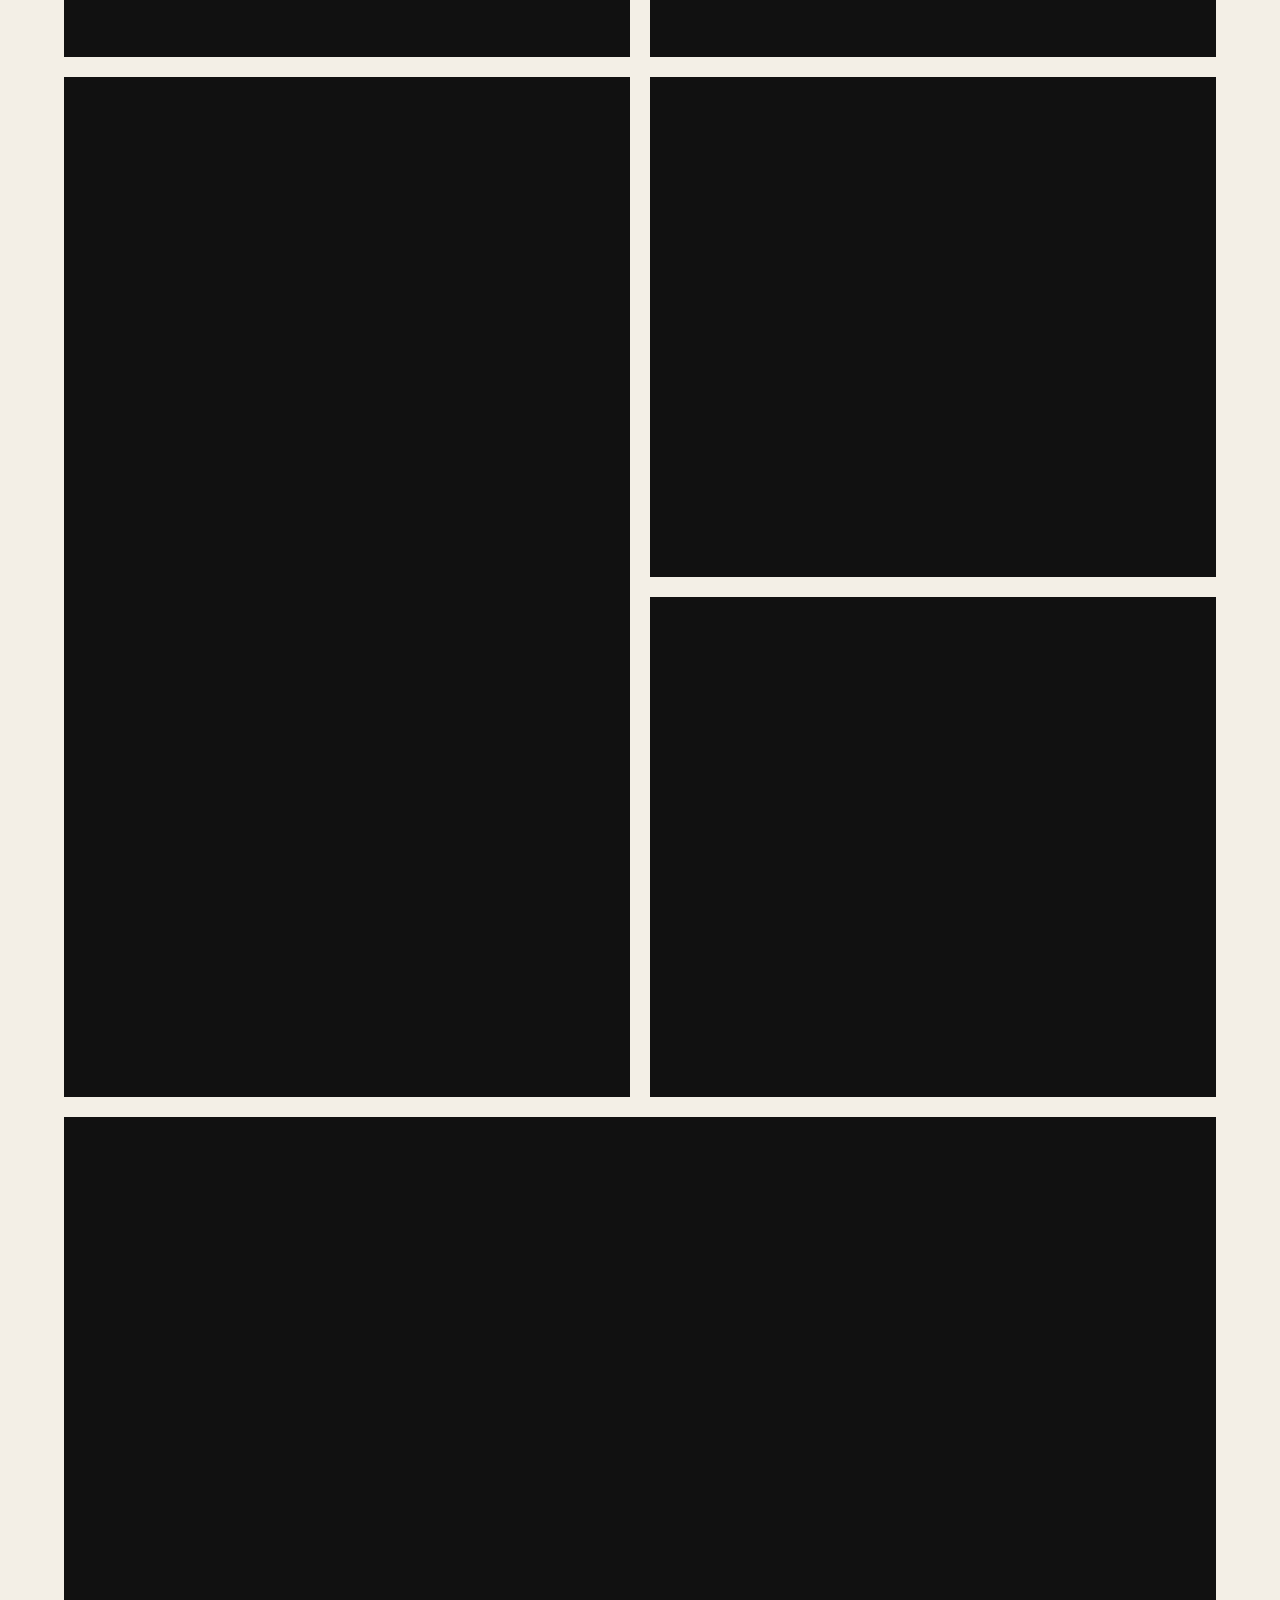
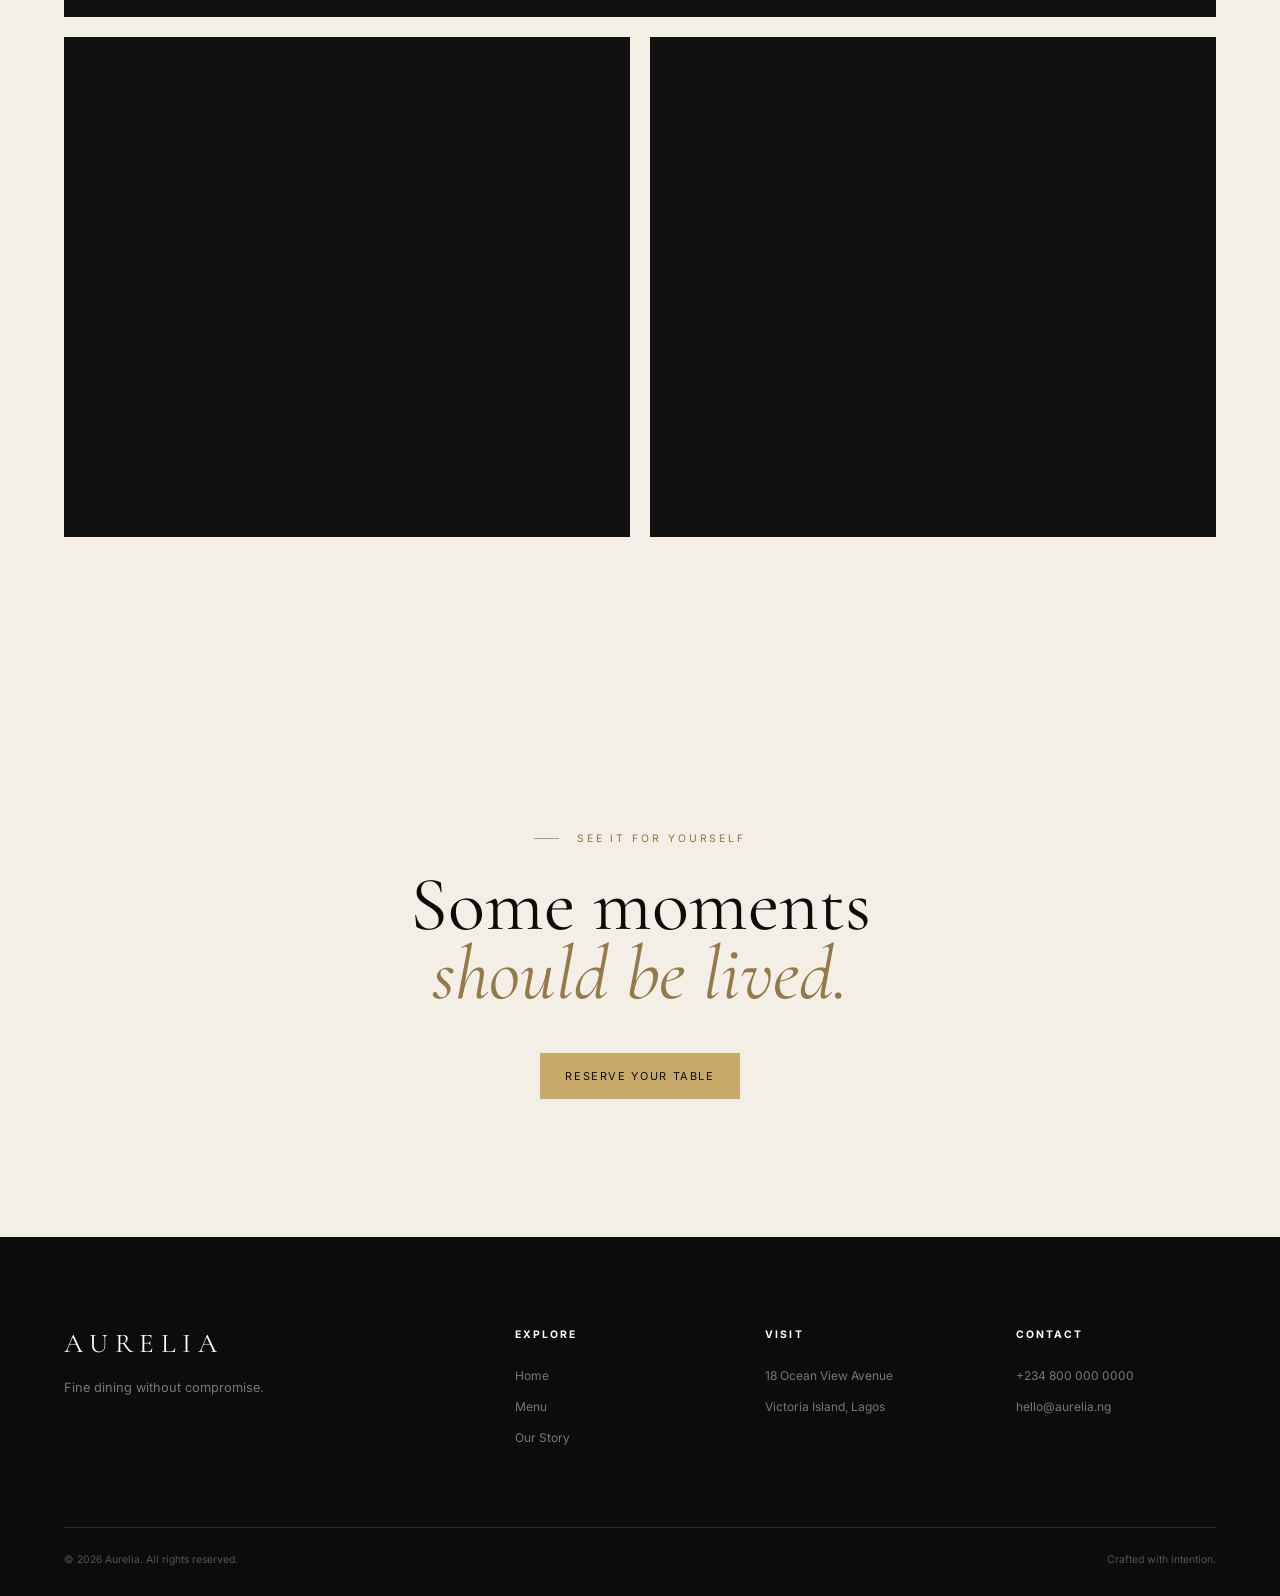
<file: gallery.html>
<!DOCTYPE html>
<html lang="en">

<head>

    <meta charset="UTF-8">
    <meta name="viewport" content="width=device-width, initial-scale=1.0">

    <title>Gallery | AURELIA</title>

    <meta
        name="description"
        content="Explore the atmosphere, cuisine and moments of Aurelia Fine Dining."
    >

    <link rel="preconnect" href="https://fonts.googleapis.com">
    <link rel="preconnect" href="https://fonts.gstatic.com" crossorigin>

    <link
        href="https://fonts.googleapis.com/css2?family=Cormorant+Garamond:wght@400;500;600;700&family=Inter:wght@300;400;500;600&display=swap"
        rel="stylesheet"
    >

    <link rel="stylesheet" href="style.css">

</head>


<body>


<div class="scroll-progress"></div>

<div class="cursor-dot"></div>
<div class="cursor-ring"></div>

    <!-- ================= NAVBAR ================= -->

    <header class="header">

        <nav class="navbar">

            <a href="index.html" class="logo">
                AURELIA
            </a>


            <div class="nav-links">

                <a href="index.html">
                    Home
                </a>

                <a href="menu.html">
                    Menu
                </a>

                <a href="about.html">
                    Our Story
                </a>

                <a href="gallery.html" class="active">
                    Gallery
                </a>

                <a href="contact.html">
                    Contact
                </a>

            </div>


            <a
                href="reservation.html"
                class="nav-reserve"
            >
                Reserve a Table
            </a>


            <button
                class="menu-toggle"
                aria-label="Open navigation"
            >

                <span></span>
                <span></span>

            </button>

        </nav>

    </header>


    <!-- ================= MOBILE MENU ================= -->

    <div class="mobile-menu">

        <div class="mobile-menu-inner">

            <a href="index.html">
                Home
            </a>

            <a href="menu.html">
                Menu
            </a>

            <a href="about.html">
                Our Story
            </a>

            <a href="gallery.html">
                Gallery
            </a>

            <a href="contact.html">
                Contact
            </a>

            <a
                href="reservation.html"
                class="mobile-reserve"
            >
                Reserve a Table
            </a>

        </div>

    </div>



    <!-- ================= MAIN ================= -->

    <main>


        <!-- ================= HERO ================= -->

        <section class="page-hero gallery-page-hero">

            <div class="page-hero-image"></div>

            <div class="page-hero-overlay"></div>


            <div class="page-hero-content reveal">

                <p class="eyebrow">
                    MOMENTS AT AURELIA
                </p>

                <h1>
                    The <em>Gallery.</em>
                </h1>

                <p>
                    A glimpse into our kitchen,
                    our table and the moments between.
                </p>

            </div>

        </section>



        <!-- ================= GALLERY INTRO ================= -->

        <section class="gallery-intro section">

            <div class="gallery-intro-left reveal">

                <p class="eyebrow dark">
                    A VISUAL JOURNEY
                </p>

                <h2>
                    Beauty is
                    <em>in the details.</em>
                </h2>

            </div>


            <div class="gallery-intro-right reveal">

                <p>
                    From the first light entering the dining room
                    to the final course of the evening, Aurelia
                    is designed to be experienced slowly.
                </p>

                <p>
                    Explore a few moments from our world.
                </p>

            </div>

        </section>



        <!-- ================= GALLERY ================= -->

        <section class="gallery-section">

            <div class="gallery-grid">


                <!-- IMAGE 01 -->

                <article
                    class="gallery-item gallery-large reveal"
                    data-image="https://images.unsplash.com/photo-1515003197210-e0cd71810b5f?auto=format&fit=crop&w=2000&q=90"
                    data-title="The Dining Room"
                >

                    <div
                        class="gallery-image"
                        style="
                            background-image:
                            url('https://images.unsplash.com/photo-1515003197210-e0cd71810b5f?auto=format&fit=crop&w=1600&q=90');
                        "
                    ></div>

                    <div class="gallery-caption">

                        <span>
                            01
                        </span>

                        <p>
                            The Dining Room
                        </p>

                    </div>

                </article>



                <!-- IMAGE 02 -->

                <article
                    class="gallery-item reveal"
                    data-image="https://images.unsplash.com/photo-1547592180-85f173990554?auto=format&fit=crop&w=1600&q=90"
                    data-title="From the Kitchen"
                >

                    <div
                        class="gallery-image"
                        style="
                            background-image:
                            url('https://images.unsplash.com/photo-1547592180-85f173990554?auto=format&fit=crop&w=1200&q=90');
                        "
                    ></div>

                    <div class="gallery-caption">

                        <span>
                            02
                        </span>

                        <p>
                            From the Kitchen
                        </p>

                    </div>

                </article>



                <!-- IMAGE 03 -->

                <article
                    class="gallery-item gallery-tall reveal"
                    data-image="https://images.unsplash.com/photo-1559339352-11d035aa65de?auto=format&fit=crop&w=1600&q=90"
                    data-title="An Evening at Aurelia"
                >

                    <div
                        class="gallery-image"
                        style="
                            background-image:
                            url('https://images.unsplash.com/photo-1559339352-11d035aa65de?auto=format&fit=crop&w=1200&q=90');
                        "
                    ></div>

                    <div class="gallery-caption">

                        <span>
                            03
                        </span>

                        <p>
                            An Evening at Aurelia
                        </p>

                    </div>

                </article>



                <!-- IMAGE 04 -->

                <article
                    class="gallery-item reveal"
                    data-image="https://images.unsplash.com/photo-1546833999-b9f581a1996d?auto=format&fit=crop&w=1600&q=90"
                    data-title="The Main Course"
                >

                    <div
                        class="gallery-image"
                        style="
                            background-image:
                            url('https://images.unsplash.com/photo-1546833999-b9f581a1996d?auto=format&fit=crop&w=1200&q=90');
                        "
                    ></div>

                    <div class="gallery-caption">

                        <span>
                            04
                        </span>

                        <p>
                            The Main Course
                        </p>

                    </div>

                </article>



                <!-- IMAGE 05 -->

                <article
                    class="gallery-item reveal"
                    data-image="https://images.unsplash.com/photo-1578985545062-69928b1d9587?auto=format&fit=crop&w=1600&q=90"
                    data-title="The Final Course"
                >

                    <div
                        class="gallery-image"
                        style="
                            background-image:
                            url('https://images.unsplash.com/photo-1578985545062-69928b1d9587?auto=format&fit=crop&w=1200&q=90');
                        "
                    ></div>

                    <div class="gallery-caption">

                        <span>
                            05
                        </span>

                        <p>
                            The Final Course
                        </p>

                    </div>

                </article>



                <!-- IMAGE 06 -->

                <article
                    class="gallery-item gallery-wide reveal"
                    data-image="https://images.unsplash.com/photo-1414235077428-338989a2e8c0?auto=format&fit=crop&w=2000&q=90"
                    data-title="At the Table"
                >

                    <div
                        class="gallery-image"
                        style="
                            background-image:
                            url('https://images.unsplash.com/photo-1414235077428-338989a2e8c0?auto=format&fit=crop&w=1600&q=90');
                        "
                    ></div>

                    <div class="gallery-caption">

                        <span>
                            06
                        </span>

                        <p>
                            At the Table
                        </p>

                    </div>

                </article>



                <!-- IMAGE 07 -->

                <article
                    class="gallery-item reveal"
                    data-image="https://images.unsplash.com/photo-1519708227418-c8fd9a32b7a2?auto=format&fit=crop&w=1600&q=90"
                    data-title="From the Sea"
                >

                    <div
                        class="gallery-image"
                        style="
                            background-image:
                            url('https://images.unsplash.com/photo-1519708227418-c8fd9a32b7a2?auto=format&fit=crop&w=1200&q=90');
                        "
                    ></div>

                    <div class="gallery-caption">

                        <span>
                            07
                        </span>

                        <p>
                            From the Sea
                        </p>

                    </div>

                </article>



                <!-- IMAGE 08 -->

                <article
                    class="gallery-item gallery-large reveal"
                    data-image="https://images.unsplash.com/photo-1552566626-52f8b828add9?auto=format&fit=crop&w=2000&q=90"
                    data-title="An Intimate Evening"
                >

                    <div
                        class="gallery-image"
                        style="
                            background-image:
                            url('https://images.unsplash.com/photo-1552566626-52f8b828add9?auto=format&fit=crop&w=1600&q=90');
                        "
                    ></div>

                    <div class="gallery-caption">

                        <span>
                            08
                        </span>

                        <p>
                            An Intimate Evening
                        </p>

                    </div>

                </article>

            </div>

        </section>



        <!-- ================= LIGHTBOX ================= -->

        <div class="lightbox">

            <button
                class="lightbox-close"
                aria-label="Close image"
            >
                ×
            </button>


            <div class="lightbox-content">

                <div
                    class="lightbox-image"
                ></div>


                <div class="lightbox-details">

                    <span class="lightbox-number">
                        01
                    </span>

                    <p class="lightbox-title">
                        The Dining Room
                    </p>

                </div>

            </div>

        </div>



        <!-- ================= GALLERY CTA ================= -->

        <section class="gallery-cta">

            <div class="gallery-cta-content reveal">

                <p class="eyebrow dark">
                    SEE IT FOR YOURSELF
                </p>

                <h2>
                    Some moments
                    <em>should be lived.</em>
                </h2>

                <a
                    href="reservation.html"
                    class="btn btn-primary"
                >
                    Reserve Your Table
                </a>

            </div>

        </section>


    </main>



    <!-- ================= FOOTER ================= -->

    <footer class="footer">

        <div class="footer-main">


            <div class="footer-brand">

                <div class="logo">
                    AURELIA
                </div>

                <p>
                    Fine dining without compromise.
                </p>

            </div>


            <div class="footer-column">

                <h4>
                    Explore
                </h4>

                <a href="index.html">
                    Home
                </a>

                <a href="menu.html">
                    Menu
                </a>

                <a href="about.html">
                    Our Story
                </a>

            </div>


            <div class="footer-column">

                <h4>
                    Visit
                </h4>

                <p>
                    18 Ocean View Avenue
                </p>

                <p>
                    Victoria Island, Lagos
                </p>

            </div>


            <div class="footer-column">

                <h4>
                    Contact
                </h4>

                <p>
                    +234 800 000 0000
                </p>

                <p>
                    hello@aurelia.ng
                </p>

            </div>


        </div>


        <div class="footer-bottom">

            <p>
                © 2026 Aurelia. All rights reserved.
            </p>

            <p>
                Crafted with intention.
            </p>

        </div>

    </footer>


    <script src="script.js"></script>
<button class="back-to-top" aria-label="Back to top">
    ↑
</button>
</body>

</html>
</file>
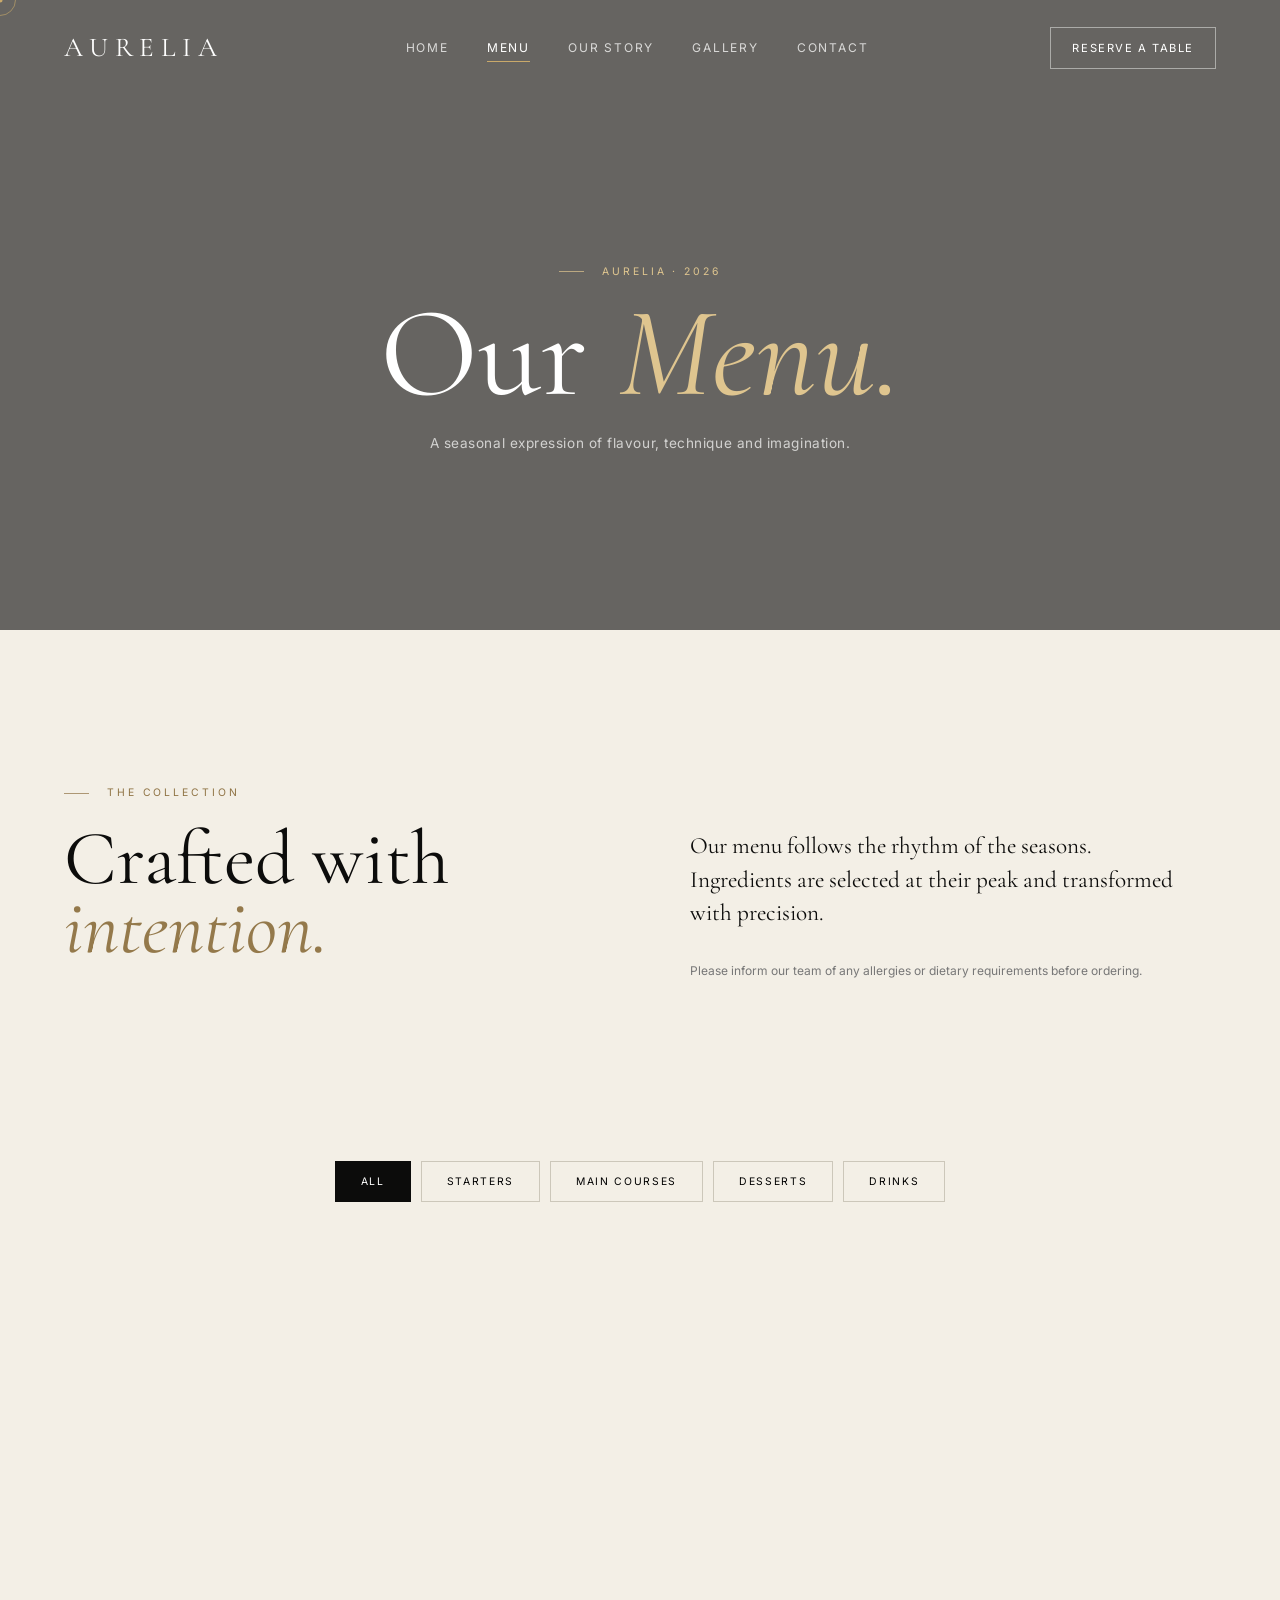
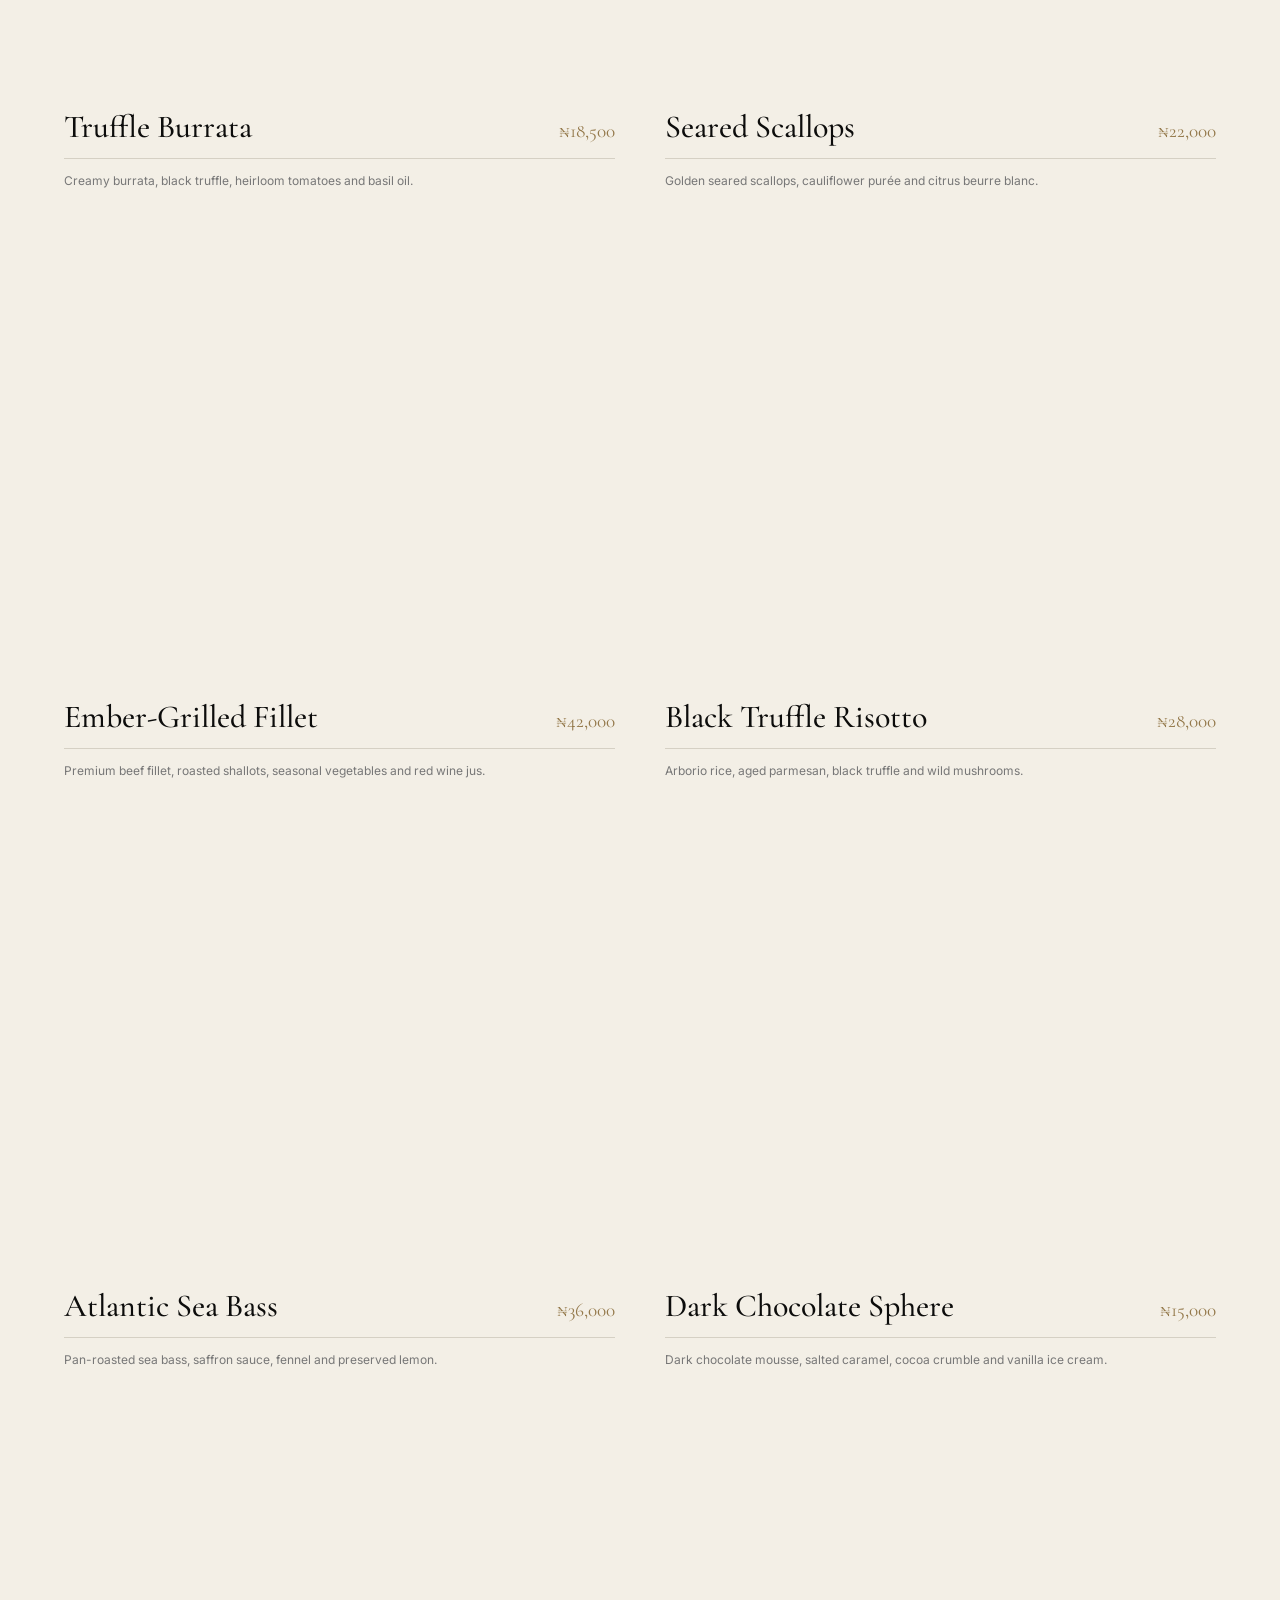
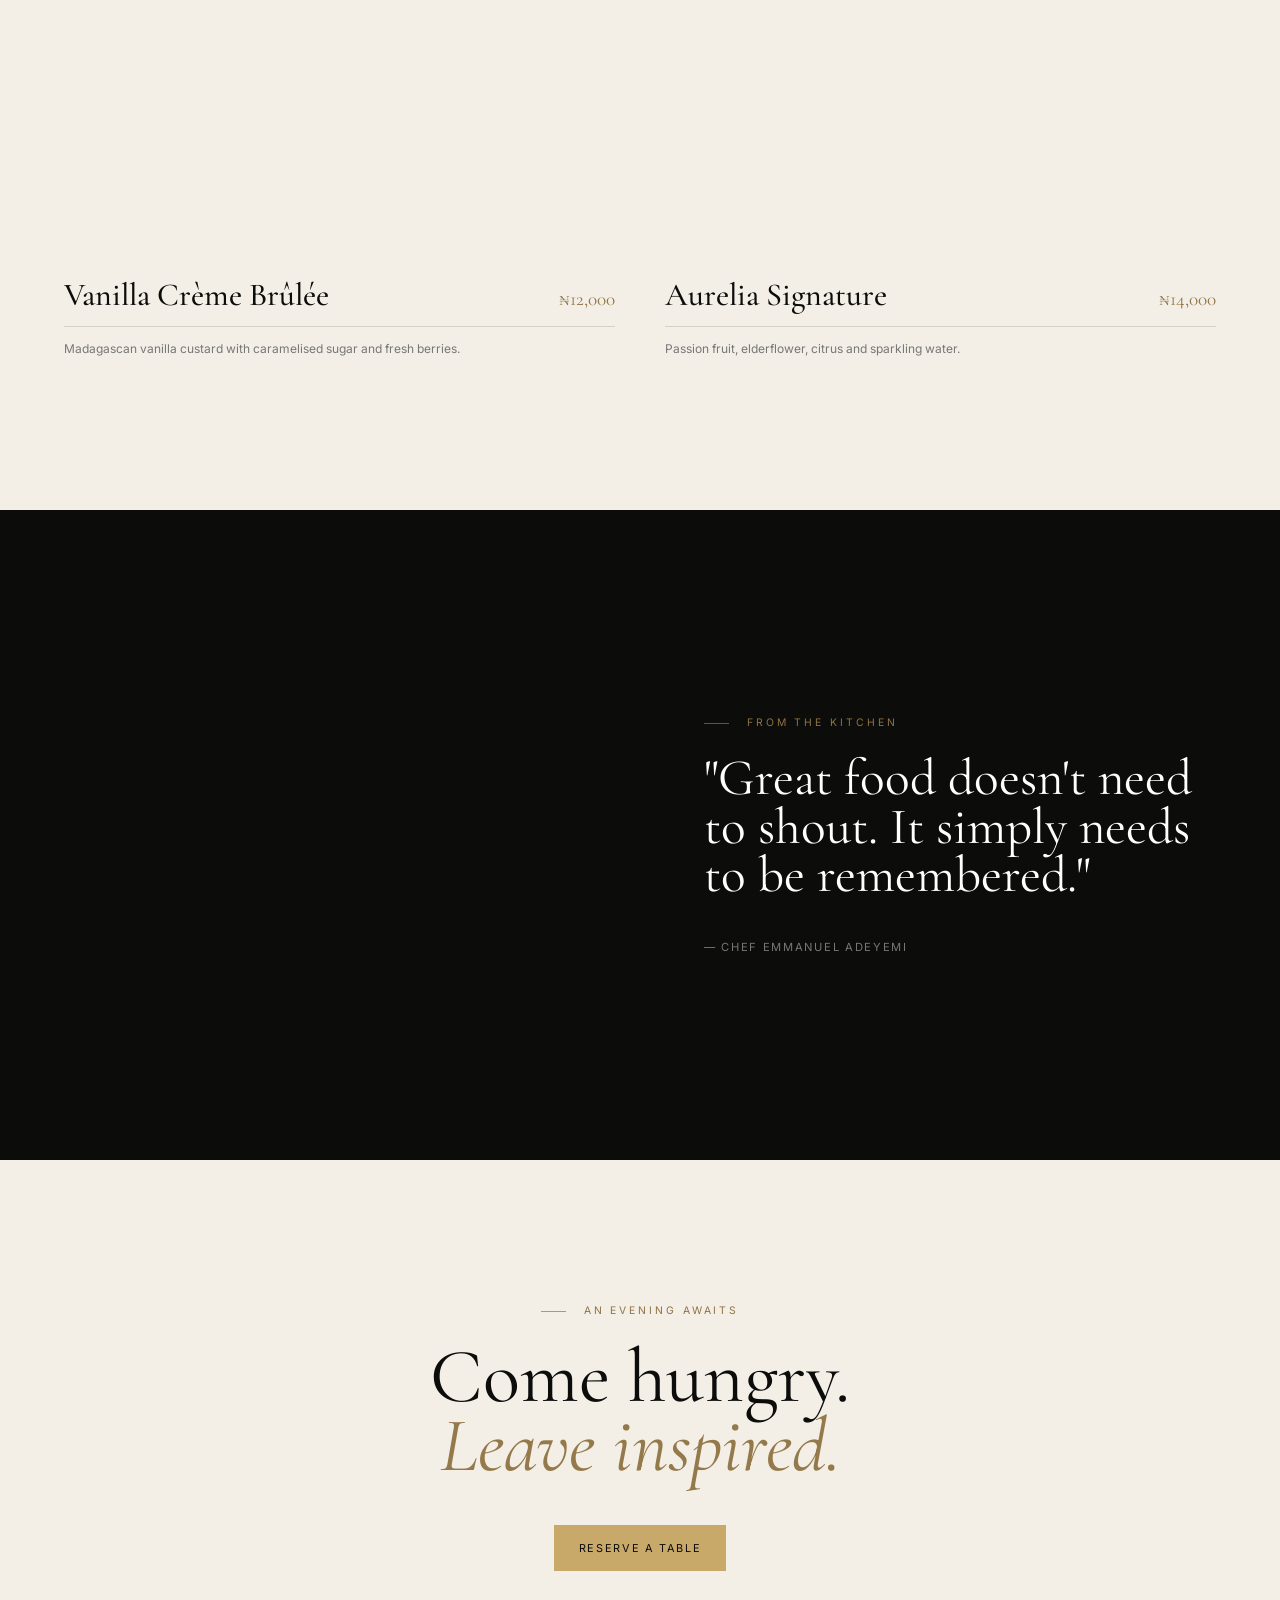
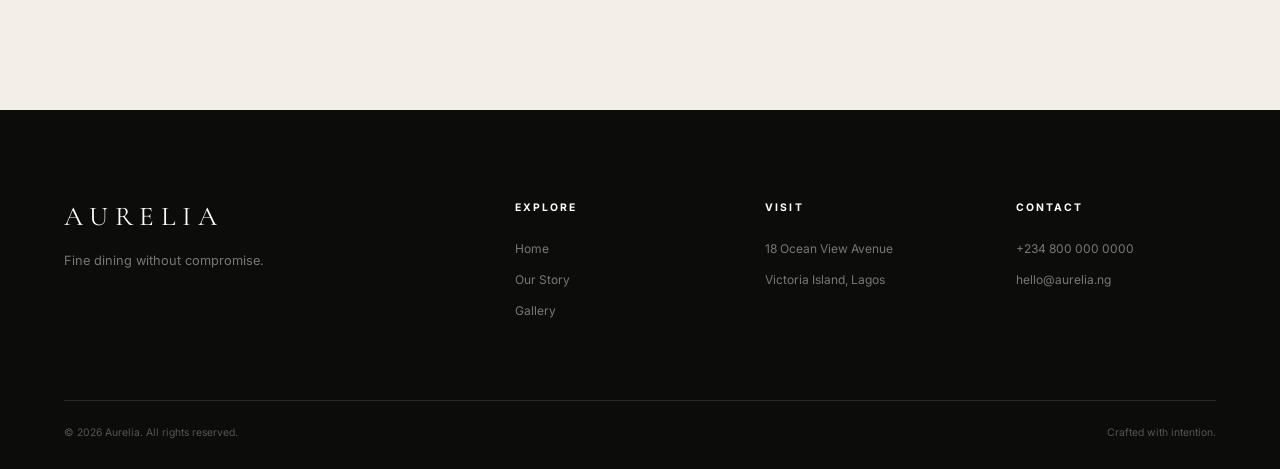
<file: menu.html>
<!DOCTYPE html>
<html lang="en">
<head>

    <meta charset="UTF-8">
    <meta name="viewport" content="width=device-width, initial-scale=1.0">

    <title>Menu | AURELIA</title>

    <meta
        name="description"
        content="Explore the carefully curated menu at Aurelia Fine Dining."
    >

    <link rel="preconnect" href="https://fonts.googleapis.com">
    <link rel="preconnect" href="https://fonts.gstatic.com" crossorigin>

    <link
        href="https://fonts.googleapis.com/css2?family=Cormorant+Garamond:wght@400;500;600;700&family=Inter:wght@300;400;500;600&display=swap"
        rel="stylesheet"
    >

    <link rel="stylesheet" href="style.css">

</head>

<body>
    

<div class="scroll-progress"></div>

<div class="cursor-dot"></div>
<div class="cursor-ring"></div>

    <!-- ================= NAVBAR ================= -->

    <header class="header">

        <nav class="navbar">

            <a href="index.html" class="logo">
                AURELIA
            </a>

            <div class="nav-links">

                <a href="index.html">Home</a>

                <a href="menu.html" class="active">Menu</a>

                <a href="about.html">Our Story</a>

                <a href="gallery.html">Gallery</a>

                <a href="contact.html">Contact</a>

            </div>

            <a href="reservation.html" class="nav-reserve">
                Reserve a Table
            </a>

            <button class="menu-toggle" aria-label="Open navigation">

                <span></span>
                <span></span>

            </button>

        </nav>

    </header>


    <!-- ================= MOBILE MENU ================= -->

    <div class="mobile-menu">

        <div class="mobile-menu-inner">

            <a href="index.html">Home</a>

            <a href="menu.html">Menu</a>

            <a href="about.html">Our Story</a>

            <a href="gallery.html">Gallery</a>

            <a href="contact.html">Contact</a>

            <a href="reservation.html" class="mobile-reserve">
                Reserve a Table
            </a>

        </div>

    </div>


    <!-- ================= PAGE HERO ================= -->

    <main>

        <section class="page-hero menu-page-hero">

            <div class="page-hero-image"></div>

            <div class="page-hero-overlay"></div>

            <div class="page-hero-content reveal">

                <p class="eyebrow">
                    AURELIA · 2026
                </p>

                <h1>
                    Our <em>Menu.</em>
                </h1>

                <p>
                    A seasonal expression of flavour, technique
                    and imagination.
                </p>

            </div>

        </section>


        <!-- ================= MENU INTRO ================= -->

        <section class="menu-intro section">

            <div class="menu-intro-heading reveal">

                <p class="eyebrow dark">
                    THE COLLECTION
                </p>

                <h2>
                    Crafted with
                    <em>intention.</em>
                </h2>

            </div>

            <div class="menu-intro-text reveal">

                <p>
                    Our menu follows the rhythm of the seasons.
                    Ingredients are selected at their peak and
                    transformed with precision.
                </p>

                <p>
                    Please inform our team of any allergies or
                    dietary requirements before ordering.
                </p>

            </div>

        </section>


        <!-- ================= MENU FILTER ================= -->

        <section class="menu-section">

            <div class="menu-tabs reveal">

                <button
                    class="menu-tab active"
                    data-category="all"
                >
                    All
                </button>

                <button
                    class="menu-tab"
                    data-category="starters"
                >
                    Starters
                </button>

                <button
                    class="menu-tab"
                    data-category="mains"
                >
                    Main Courses
                </button>

                <button
                    class="menu-tab"
                    data-category="desserts"
                >
                    Desserts
                </button>

                <button
                    class="menu-tab"
                    data-category="drinks"
                >
                    Drinks
                </button>

            </div>


            <!-- ================= MENU GRID ================= -->

            <div class="menu-grid">


                <!-- STARTER -->

                <article
                    class="menu-item reveal"
                    data-category="starters"
                >

                    <div class="menu-item-image image-one"></div>

                    <div class="menu-item-info">

                        <div class="menu-item-top">

                            <h3>
                                Truffle Burrata
                            </h3>

                            <span>
                                ₦18,500
                            </span>

                        </div>

                        <p>
                            Creamy burrata, black truffle,
                            heirloom tomatoes and basil oil.
                        </p>

                    </div>

                </article>


                <!-- STARTER -->

                <article
                    class="menu-item reveal"
                    data-category="starters"
                >

                    <div class="menu-item-image image-two"></div>

                    <div class="menu-item-info">

                        <div class="menu-item-top">

                            <h3>
                                Seared Scallops
                            </h3>

                            <span>
                                ₦22,000
                            </span>

                        </div>

                        <p>
                            Golden seared scallops, cauliflower
                            purée and citrus beurre blanc.
                        </p>

                    </div>

                </article>


                <!-- MAIN -->

                <article
                    class="menu-item reveal"
                    data-category="mains"
                >

                    <div class="menu-item-image image-three"></div>

                    <div class="menu-item-info">

                        <div class="menu-item-top">

                            <h3>
                                Ember-Grilled Fillet
                            </h3>

                            <span>
                                ₦42,000
                            </span>

                        </div>

                        <p>
                            Premium beef fillet, roasted shallots,
                            seasonal vegetables and red wine jus.
                        </p>

                    </div>

                </article>


                <!-- MAIN -->

                <article
                    class="menu-item reveal"
                    data-category="mains"
                >

                    <div class="menu-item-image image-four"></div>

                    <div class="menu-item-info">

                        <div class="menu-item-top">

                            <h3>
                                Black Truffle Risotto
                            </h3>

                            <span>
                                ₦28,000
                            </span>

                        </div>

                        <p>
                            Arborio rice, aged parmesan,
                            black truffle and wild mushrooms.
                        </p>

                    </div>

                </article>


                <!-- MAIN -->

                <article
                    class="menu-item reveal"
                    data-category="mains"
                >

                    <div class="menu-item-image image-five"></div>

                    <div class="menu-item-info">

                        <div class="menu-item-top">

                            <h3>
                                Atlantic Sea Bass
                            </h3>

                            <span>
                                ₦36,000
                            </span>

                        </div>

                        <p>
                            Pan-roasted sea bass, saffron sauce,
                            fennel and preserved lemon.
                        </p>

                    </div>

                </article>


                <!-- DESSERT -->

                <article
                    class="menu-item reveal"
                    data-category="desserts"
                >

                    <div class="menu-item-image image-six"></div>

                    <div class="menu-item-info">

                        <div class="menu-item-top">

                            <h3>
                                Dark Chocolate Sphere
                            </h3>

                            <span>
                                ₦15,000
                            </span>

                        </div>

                        <p>
                            Dark chocolate mousse, salted caramel,
                            cocoa crumble and vanilla ice cream.
                        </p>

                    </div>

                </article>


                <!-- DESSERT -->

                <article
                    class="menu-item reveal"
                    data-category="desserts"
                >

                    <div class="menu-item-image image-seven"></div>

                    <div class="menu-item-info">

                        <div class="menu-item-top">

                            <h3>
                                Vanilla Crème Brûlée
                            </h3>

                            <span>
                                ₦12,000
                            </span>

                        </div>

                        <p>
                            Madagascan vanilla custard with
                            caramelised sugar and fresh berries.
                        </p>

                    </div>

                </article>


                <!-- DRINK -->

                <article
                    class="menu-item reveal"
                    data-category="drinks"
                >

                    <div class="menu-item-image image-eight"></div>

                    <div class="menu-item-info">

                        <div class="menu-item-top">

                            <h3>
                                Aurelia Signature
                            </h3>

                            <span>
                                ₦14,000
                            </span>

                        </div>

                        <p>
                            Passion fruit, elderflower,
                            citrus and sparkling water.
                        </p>

                    </div>

                </article>

            </div>

        </section>


        <!-- ================= CHEF NOTE ================= -->

        <section class="chef-note">

            <div class="chef-note-image reveal"></div>

            <div class="chef-note-content reveal">

                <p class="eyebrow dark">
                    FROM THE KITCHEN
                </p>

                <blockquote>
                    "Great food doesn't need to shout.
                    It simply needs to be remembered."
                </blockquote>

                <p class="chef-name">
                    — Chef Emmanuel Adeyemi
                </p>

            </div>

        </section>


        <!-- ================= RESERVATION CTA ================= -->

        <section class="simple-cta">

            <div class="reveal">

                <p class="eyebrow dark">
                    AN EVENING AWAITS
                </p>

                <h2>
                    Come hungry.
                    <em>Leave inspired.</em>
                </h2>

                <a
                    href="reservation.html"
                    class="btn btn-primary"
                >
                    Reserve a Table
                </a>

            </div>

        </section>

    </main>


    <!-- ================= FOOTER ================= -->

    <footer class="footer">

        <div class="footer-main">

            <div class="footer-brand">

                <div class="logo">
                    AURELIA
                </div>

                <p>
                    Fine dining without compromise.
                </p>

            </div>

            <div class="footer-column">

                <h4>Explore</h4>

                <a href="index.html">Home</a>

                <a href="about.html">Our Story</a>

                <a href="gallery.html">Gallery</a>

            </div>

            <div class="footer-column">

                <h4>Visit</h4>

                <p>
                    18 Ocean View Avenue
                </p>

                <p>
                    Victoria Island, Lagos
                </p>

            </div>

            <div class="footer-column">

                <h4>Contact</h4>

                <p>
                    +234 800 000 0000
                </p>

                <p>
                    hello@aurelia.ng
                </p>

            </div>

        </div>

        <div class="footer-bottom">

            <p>
                © 2026 Aurelia. All rights reserved.
            </p>

            <p>
                Crafted with intention.
            </p>

        </div>

    </footer>

<button class="back-to-top" aria-label="Back to top">
    ↑
</button>
    <script src="script.js"></script>

</body>


</html>
</file>
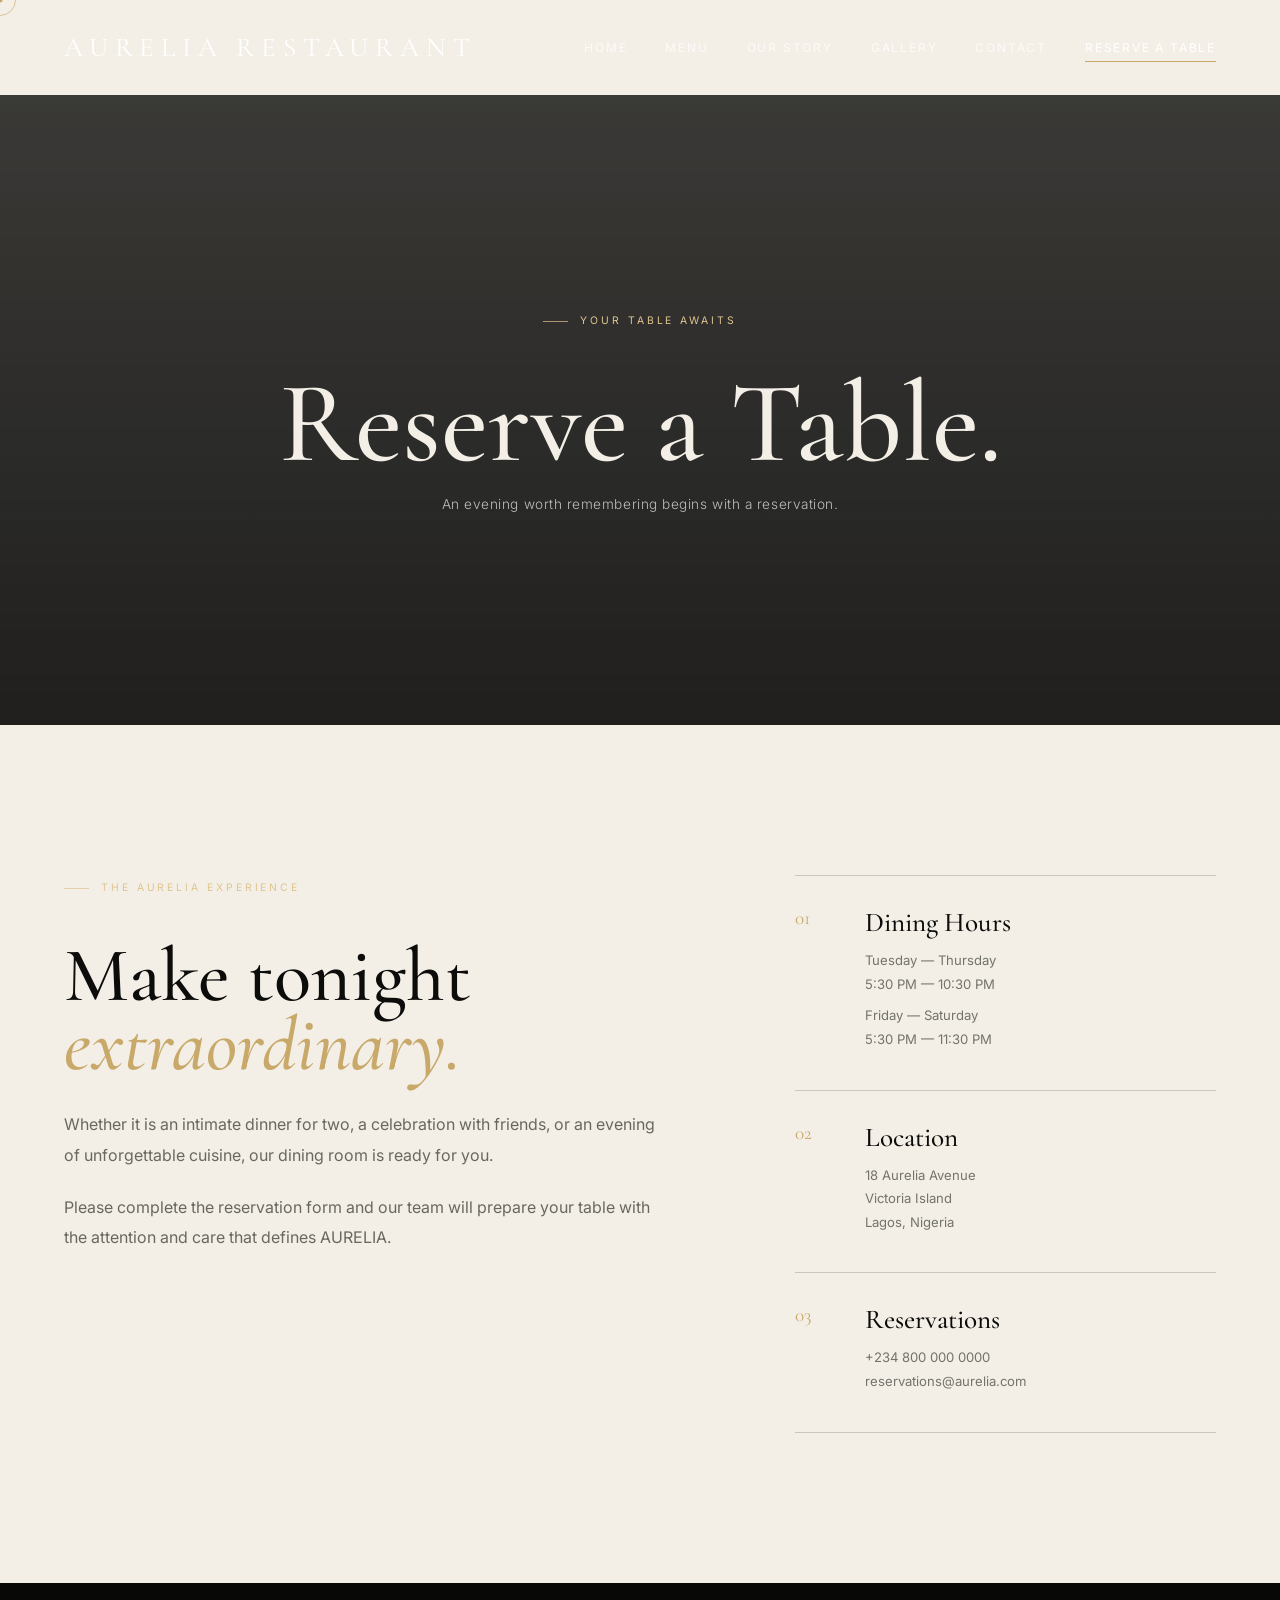
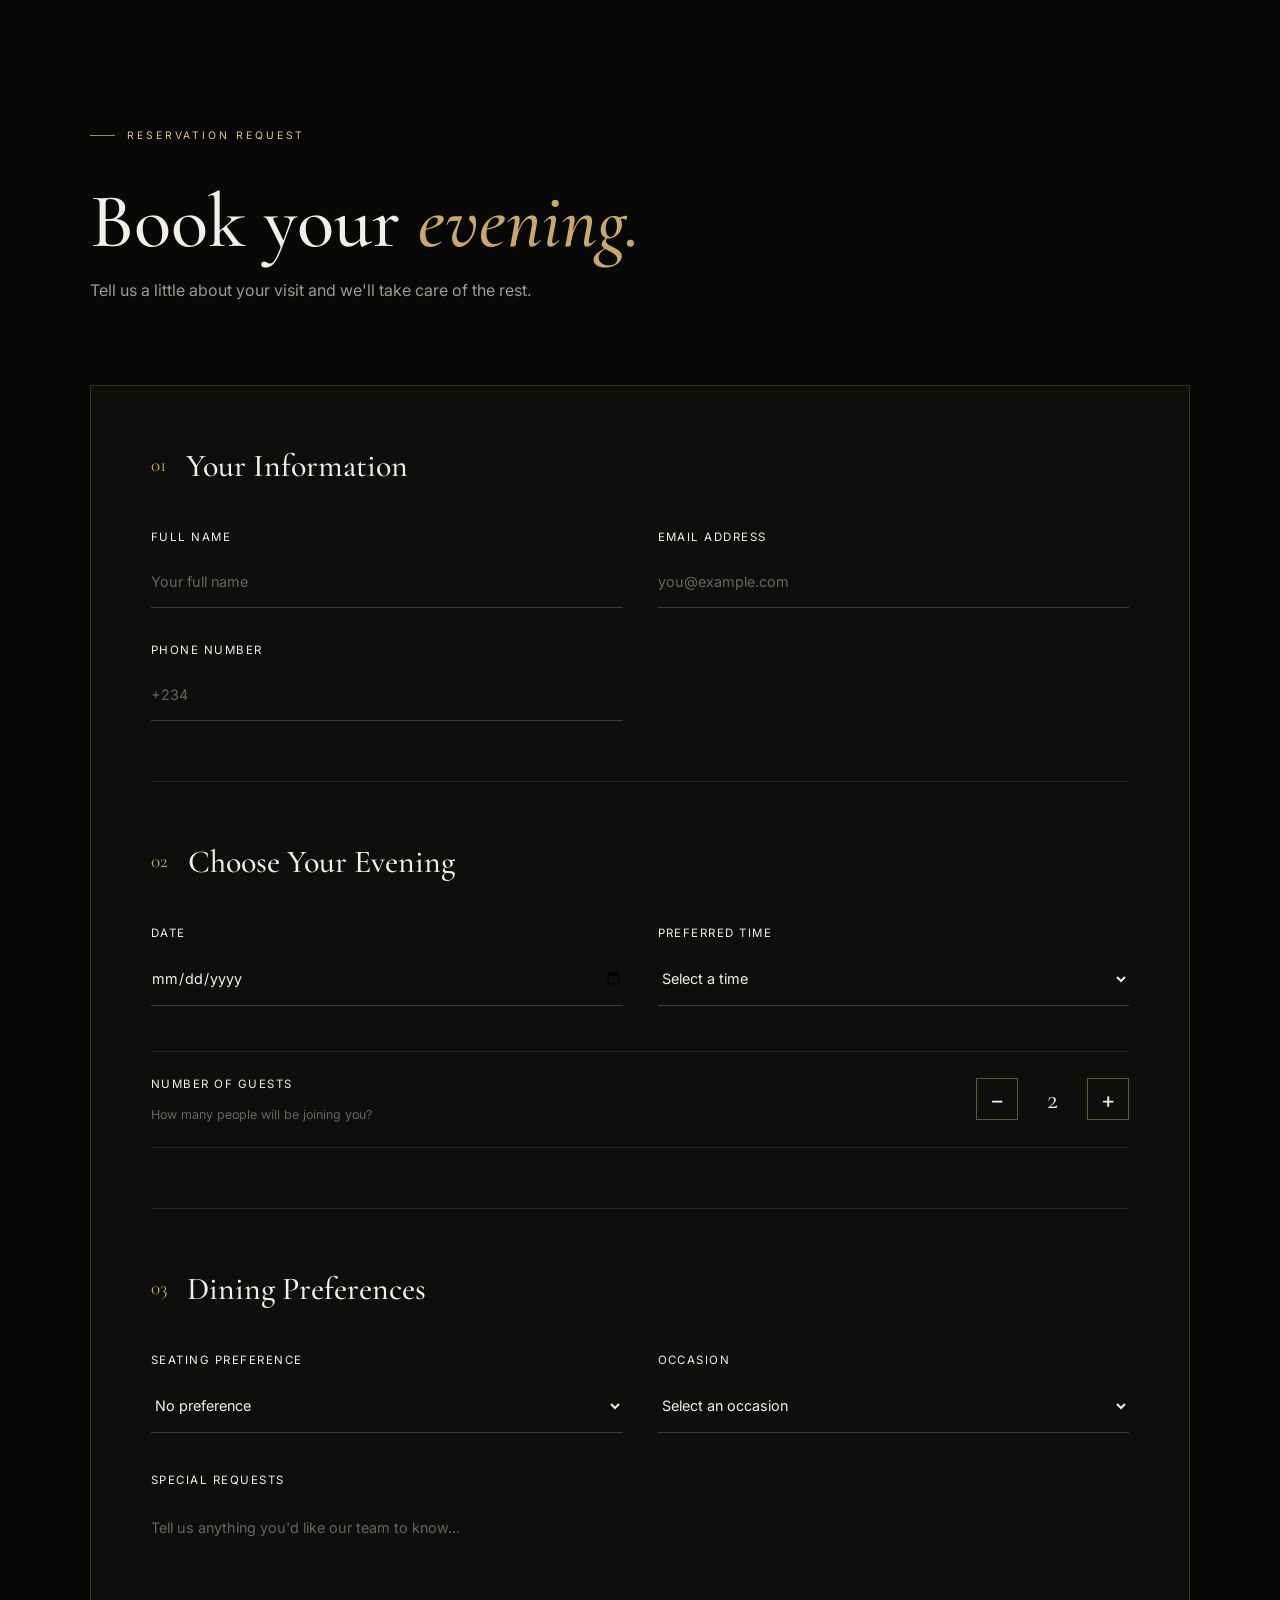
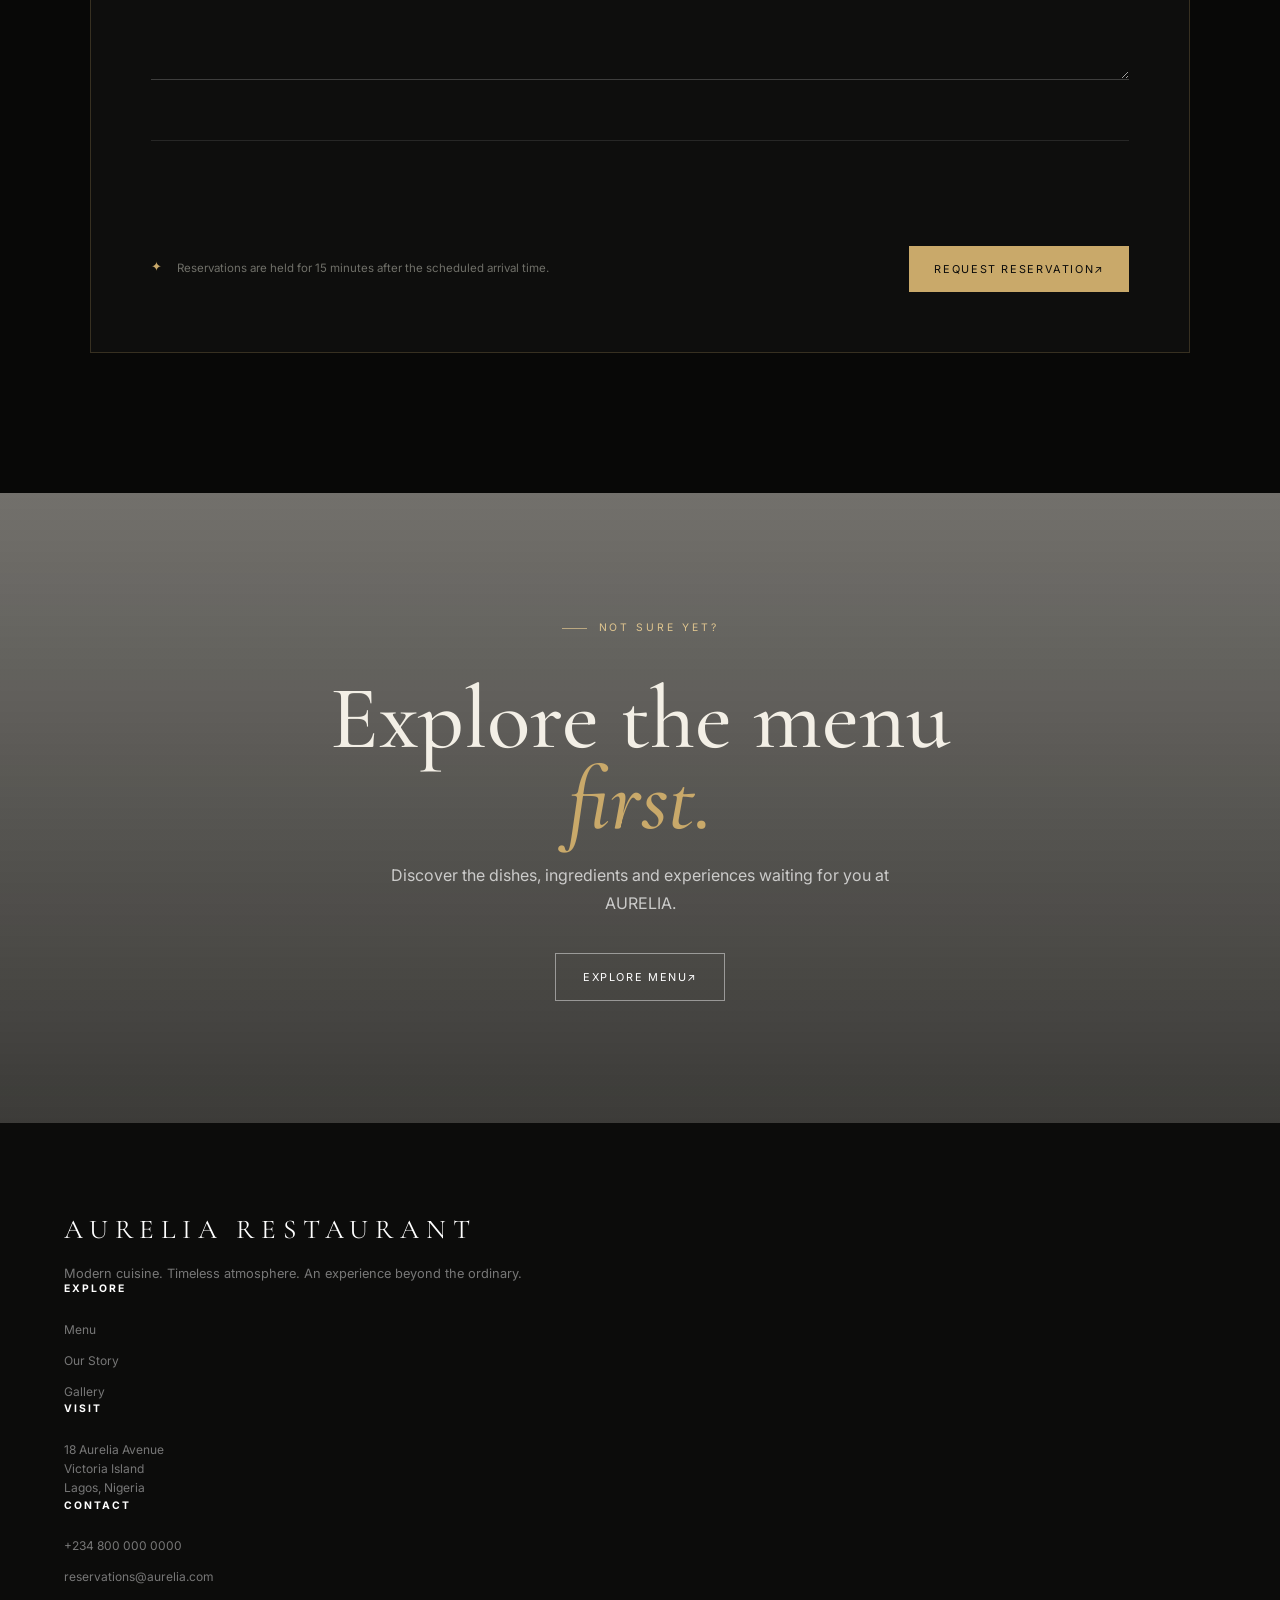
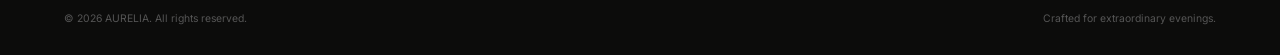
<file: reservation.html>
<!DOCTYPE html>
<html lang="en">
<head>
    <meta charset="UTF-8">
    <meta name="viewport" content="width=device-width, initial-scale=1.0">

    <title>Reserve a Table | AURELIA</title>

    <link rel="preconnect" href="https://fonts.googleapis.com">
    <link rel="preconnect" href="https://fonts.gstatic.com" crossorigin>

    <link href="https://fonts.googleapis.com/css2?family=Cormorant+Garamond:wght@400;500;600;700&family=Inter:wght@300;400;500;600&display=swap" rel="stylesheet">

    <link rel="stylesheet" href="style.css">
</head>

<body>

    

<div class="scroll-progress"></div>

<div class="cursor-dot"></div>
<div class="cursor-ring"></div>

    <!-- PRELOADER -->
    <div class="preloader">
        <div class="preloader-inner">
            <span>AURELIA</span>
            <div class="loader-line"></div>
        </div>
    </div>


    <!-- NAVBAR -->
    <header class="navbar">

        <a href="index.html" class="logo">
            AURELIA
            <span>RESTAURANT</span>
        </a>

        <nav class="nav-links">
            <a href="index.html">Home</a>
            <a href="menu.html">Menu</a>
            <a href="about.html">Our Story</a>
            <a href="gallery.html">Gallery</a>
            <a href="contact.html">Contact</a>
            <a href="reservation.html" class="active">Reserve a Table</a>
        </nav>

        <button class="menu-toggle" aria-label="Open navigation">
            <span></span>
            <span></span>
        </button>

    </header>


    <!-- MOBILE MENU -->
    <div class="mobile-menu">

        <div class="mobile-menu-inner">

            <a href="index.html">Home</a>
            <a href="menu.html">Menu</a>
            <a href="about.html">Our Story</a>
            <a href="gallery.html">Gallery</a>
            <a href="contact.html">Contact</a>
            <a href="reservation.html">Reserve a Table</a>

        </div>

    </div>


    <!-- PAGE HERO -->
    <section class="reservation-page-hero">

        <div class="page-hero-overlay"></div>

        <div class="page-hero-content reveal">

            <span class="eyebrow">YOUR TABLE AWAITS</span>

            <h1>Reserve a Table.</h1>

            <p>
                An evening worth remembering begins with a reservation.
            </p>

        </div>

    </section>


    <!-- RESERVATION INTRO -->
    <section class="reservation-intro section">

        <div class="reservation-intro-grid">

            <div class="reservation-intro-text reveal">

                <span class="eyebrow">THE AURELIA EXPERIENCE</span>

                <h2>
                    Make tonight
                    <em>extraordinary.</em>
                </h2>

                <p>
                    Whether it is an intimate dinner for two, a celebration
                    with friends, or an evening of unforgettable cuisine,
                    our dining room is ready for you.
                </p>

                <p>
                    Please complete the reservation form and our team will
                    prepare your table with the attention and care that
                    defines AURELIA.
                </p>

            </div>


            <div class="reservation-details reveal">

                <div class="reservation-detail">

                    <span class="detail-number">01</span>

                    <div>
                        <h3>Dining Hours</h3>

                        <p>
                            Tuesday — Thursday<br>
                            5:30 PM — 10:30 PM
                        </p>

                        <p>
                            Friday — Saturday<br>
                            5:30 PM — 11:30 PM
                        </p>
                    </div>

                </div>


                <div class="reservation-detail">

                    <span class="detail-number">02</span>

                    <div>
                        <h3>Location</h3>

                        <p>
                            18 Aurelia Avenue<br>
                            Victoria Island<br>
                            Lagos, Nigeria
                        </p>
                    </div>

                </div>


                <div class="reservation-detail">

                    <span class="detail-number">03</span>

                    <div>
                        <h3>Reservations</h3>

                        <p>
                            +234 800 000 0000<br>
                            reservations@aurelia.com
                        </p>
                    </div>

                </div>

            </div>

        </div>

    </section>


    <!-- RESERVATION FORM -->
    <section class="reservation-section">

        <div class="reservation-wrapper">

            <!-- FORM HEADER -->
            <div class="reservation-heading reveal">

                <span class="eyebrow">RESERVATION REQUEST</span>

                <h2>
                    Book your
                    <em>evening.</em>
                </h2>

                <p>
                    Tell us a little about your visit and we'll take care
                    of the rest.
                </p>

            </div>


            <!-- FORM -->
            <form id="reservationForm" class="reservation-form reveal">

                <!-- PERSONAL INFORMATION -->
                <div class="form-section">

                    <div class="form-section-title">

                        <span>01</span>

                        <h3>Your Information</h3>

                    </div>


                    <div class="form-grid">

                        <div class="form-group">

                            <label for="guestName">Full Name</label>

                            <input
                                type="text"
                                id="guestName"
                                name="guestName"
                                placeholder="Your full name"
                                required
                            >

                        </div>


                        <div class="form-group">

                            <label for="guestEmail">Email Address</label>

                            <input
                                type="email"
                                id="guestEmail"
                                name="guestEmail"
                                placeholder="you@example.com"
                                required
                            >

                        </div>


                        <div class="form-group">

                            <label for="guestPhone">Phone Number</label>

                            <input
                                type="tel"
                                id="guestPhone"
                                name="guestPhone"
                                placeholder="+234"
                                required
                            >

                        </div>

                    </div>

                </div>


                <!-- DATE AND TIME -->
                <div class="form-section">

                    <div class="form-section-title">

                        <span>02</span>

                        <h3>Choose Your Evening</h3>

                    </div>


                    <div class="form-grid">

                        <div class="form-group">

                            <label for="reservationDate">Date</label>

                            <input
                                type="date"
                                id="reservationDate"
                                name="reservationDate"
                                required
                            >

                        </div>


                        <div class="form-group">

                            <label for="reservationTime">Preferred Time</label>

                            <select
                                id="reservationTime"
                                name="reservationTime"
                                required
                            >

                                <option value="">Select a time</option>

                                <option value="5:30 PM">5:30 PM</option>
                                <option value="6:00 PM">6:00 PM</option>
                                <option value="6:30 PM">6:30 PM</option>
                                <option value="7:00 PM">7:00 PM</option>
                                <option value="7:30 PM">7:30 PM</option>
                                <option value="8:00 PM">8:00 PM</option>
                                <option value="8:30 PM">8:30 PM</option>
                                <option value="9:00 PM">9:00 PM</option>
                                <option value="9:30 PM">9:30 PM</option>

                            </select>

                        </div>

                    </div>


                    <!-- GUEST COUNTER -->
                    <div class="guest-selector">

                        <div>

                            <label>Number of Guests</label>

                            <p>How many people will be joining you?</p>

                        </div>


                        <div class="guest-counter">

                            <button
                                type="button"
                                class="guest-btn"
                                id="decreaseGuests"
                            >
                                −
                            </button>

                            <span id="guestCount">2</span>

                            <button
                                type="button"
                                class="guest-btn"
                                id="increaseGuests"
                            >
                                +
                            </button>

                        </div>

                    </div>

                    <input
                        type="hidden"
                        id="guestNumber"
                        name="guestNumber"
                        value="2"
                    >

                </div>


                <!-- PREFERENCES -->
                <div class="form-section">

                    <div class="form-section-title">

                        <span>03</span>

                        <h3>Dining Preferences</h3>

                    </div>


                    <div class="form-grid">

                        <div class="form-group">

                            <label for="seating">Seating Preference</label>

                            <select id="seating" name="seating">

                                <option value="">No preference</option>
                                <option value="Dining Room">Dining Room</option>
                                <option value="Window">Window Table</option>
                                <option value="Private">Private Dining</option>

                            </select>

                        </div>


                        <div class="form-group">

                            <label for="occasion">Occasion</label>

                            <select id="occasion" name="occasion">

                                <option value="">Select an occasion</option>
                                <option value="Dinner">Dinner</option>
                                <option value="Birthday">Birthday</option>
                                <option value="Anniversary">Anniversary</option>
                                <option value="Business">Business Dinner</option>
                                <option value="Celebration">Celebration</option>
                                <option value="Other">Other</option>

                            </select>

                        </div>

                    </div>


                    <div class="form-group full-width">

                        <label for="specialRequests">
                            Special Requests
                        </label>

                        <textarea
                            id="specialRequests"
                            name="specialRequests"
                            rows="6"
                            placeholder="Tell us anything you'd like our team to know..."
                        ></textarea>

                    </div>

                </div>


                <!-- SUBMIT -->
                <div class="reservation-submit">

                    <div class="reservation-note">

                        <span>✦</span>

                        <p>
                            Reservations are held for 15 minutes after
                            the scheduled arrival time.
                        </p>

                    </div>


                    <button type="submit" class="btn btn-primary">

                        Request Reservation

                        <span class="btn-arrow">↗</span>

                    </button>

                </div>

            </form>

        </div>

    </section>


    <!-- SUCCESS MESSAGE -->
    <div class="reservation-success" id="reservationSuccess">

        <div class="success-box">

            <button
                class="success-close"
                id="successClose"
                aria-label="Close"
            >
                ×
            </button>

            <span class="success-icon">✦</span>

            <span class="eyebrow">REQUEST RECEIVED</span>

            <h2>
                Your evening
                <em>begins here.</em>
            </h2>

            <p id="successMessage">
                Thank you. Your reservation request has been received.
            </p>

            <div class="success-line"></div>

            <p class="success-small">
                Our team will review your request and contact you
                to confirm your table.
            </p>

            <button
                class="btn btn-primary"
                id="successDone"
            >
                Done
            </button>

        </div>

    </div>


    <!-- FINAL CTA -->
    <section class="reservation-final-cta">

        <div class="reservation-final-content reveal">

            <span class="eyebrow">NOT SURE YET?</span>

            <h2>
                Explore the menu
                <em>first.</em>
            </h2>

            <p>
                Discover the dishes, ingredients and experiences
                waiting for you at AURELIA.
            </p>

            <a href="menu.html" class="btn btn-outline">
                Explore Menu
                <span class="btn-arrow">↗</span>
            </a>

        </div>

    </section>


    <!-- FOOTER -->
    <footer class="footer">

        <div class="footer-top">

            <div class="footer-brand">

                <a href="index.html" class="logo">
                    AURELIA
                    <span>RESTAURANT</span>
                </a>

                <p>
                    Modern cuisine. Timeless atmosphere.
                    An experience beyond the ordinary.
                </p>

            </div>


            <div class="footer-column">

                <h4>Explore</h4>

                <a href="menu.html">Menu</a>
                <a href="about.html">Our Story</a>
                <a href="gallery.html">Gallery</a>

            </div>


            <div class="footer-column">

                <h4>Visit</h4>

                <p>
                    18 Aurelia Avenue<br>
                    Victoria Island<br>
                    Lagos, Nigeria
                </p>

            </div>


            <div class="footer-column">

                <h4>Contact</h4>

                <a href="tel:+2348000000000">
                    +234 800 000 0000
                </a>

                <a href="mailto:reservations@aurelia.com">
                    reservations@aurelia.com
                </a>

            </div>

        </div>


        <div class="footer-bottom">

            <p>© 2026 AURELIA. All rights reserved.</p>

            <p>Crafted for extraordinary evenings.</p>

        </div>

    </footer>


    <script src="script.js"></script>
<button class="back-to-top" aria-label="Back to top">
    ↑
</button>
</body>


</html>
</file>
<file: style.css>
/* =========================================================
   AURELIA — GLOBAL STYLES
========================================================= */

:root {

    --black: #0c0c0b;
    --deep-black: #080807;
    --cream: #f3efe6;
    --white: #ffffff;

    --gold: #c9a96a;
    --gold-light: #dfc58f;

    --gray: #9b9b96;
    --dark-gray: #252522;

    --serif: "Cormorant Garamond", serif;
    --sans: "Inter", sans-serif;

    --transition: 0.5s cubic-bezier(.2,.8,.2,1);
}


/* =========================================================
   RESET
========================================================= */

* {
    margin: 0;
    padding: 0;
    box-sizing: border-box;
}

html {
    scroll-behavior: smooth;
}

body {
    background: var(--cream);
    color: var(--black);
    font-family: var(--sans);
    overflow-x: hidden;
}

body.menu-open {
    overflow: hidden;
}

a {
    text-decoration: none;
    color: inherit;
}

button {
    font-family: inherit;
}

img {
    max-width: 100%;
    display: block;
}


/* =========================================================
   PRELOADER
========================================================= */

.preloader {
    position: fixed;
    inset: 0;

    background: var(--black);

    display: flex;
    flex-direction: column;
    align-items: center;
    justify-content: center;

    z-index: 9999;

    transition:
        opacity 0.8s ease,
        visibility 0.8s ease;
}

.preloader.hide {
    opacity: 0;
    visibility: hidden;
}

.preloader-logo {
    color: var(--cream);

    font-family: var(--serif);

    font-size: 3rem;
    letter-spacing: 0.25em;

    margin-left: 0.25em;
}



.loader-line {
    width: 120px;
    height: 1px;

    background: var(--gold);

    margin-top: 25px;

    animation: loading 1.5s ease-in-out infinite;
}

@keyframes loading {

    0% {
        transform: scaleX(0);
        transform-origin: left;
    }

    50% {
        transform: scaleX(1);
        transform-origin: left;
    }

    50.1% {
        transform-origin: right;
    }

    100% {
        transform: scaleX(0);
        transform-origin: right;
    }

}


/* =========================================================
   NAVBAR
========================================================= */

.header {
    position: fixed;

    top: 0;
    left: 0;

    width: 100%;

    z-index: 1000;

    transition:
        background 0.4s ease,
        backdrop-filter 0.4s ease;
}

.header.scrolled {
    background: rgba(12, 12, 11, 0.92);

    backdrop-filter: blur(15px);
}

.navbar {

    width: min(1400px, 90%);

    margin: auto;

    height: 95px;

    display: flex;

    align-items: center;

    justify-content: space-between;
}

.logo {

    font-family: var(--serif);

    font-size: 1.7rem;

    letter-spacing: 0.25em;

    color: var(--white);

    white-space: nowrap;
}

.nav-links {

    display: flex;

    gap: 38px;

    color: rgba(255,255,255,0.75);

    font-size: 0.75rem;

    text-transform: uppercase;

    letter-spacing: 0.15em;
}

.nav-links a {

    position: relative;

    transition: color 0.3s ease;
}

.nav-links a::after {

    content: "";

    position: absolute;

    bottom: -8px;
    left: 0;

    width: 0;
    height: 1px;

    background: var(--gold);

    transition: width 0.3s ease;
}

.nav-links a:hover,
.nav-links a.active {

    color: var(--white);
}

.nav-links a:hover::after,
.nav-links a.active::after {

    width: 100%;
}

.nav-reserve {

    border: 1px solid rgba(255,255,255,0.45);

    padding: 13px 21px;

    color: var(--white);

    font-size: 0.7rem;

    text-transform: uppercase;

    letter-spacing: 0.14em;

    transition: var(--transition);
}

.nav-reserve:hover {

    background: var(--gold);

    border-color: var(--gold);

    color: var(--black);
}


/* =========================================================
   MOBILE MENU BUTTON
========================================================= */

.menu-toggle {

    display: none;

    background: none;

    border: none;

    cursor: pointer;

    width: 35px;
}

.menu-toggle span {

    display: block;

    height: 1px;

    background: white;

    margin: 7px 0;

    transition: 0.4s;
}


/* =========================================================
   MOBILE MENU
========================================================= */

.mobile-menu {

    position: fixed;

    inset: 0;

    background: var(--black);

    z-index: 900;

    display: flex;

    align-items: center;

    justify-content: center;

    transform: translateY(-100%);

    transition: transform 0.7s cubic-bezier(.77,0,.18,1);
}

.mobile-menu.active {

    transform: translateY(0);
}

.mobile-menu-inner {

    display: flex;

    flex-direction: column;

    align-items: center;

    gap: 28px;
}

.mobile-menu-inner a {

    color: var(--white);

    font-family: var(--serif);

    font-size: 2.4rem;
}

.mobile-reserve {

    color: var(--gold) !important;
}


/* =========================================================
   HERO
========================================================= */

.hero {

    min-height: 100vh;

    position: relative;

    background: var(--black);

    color: white;

    display: flex;

    align-items: center;

    overflow: hidden;
}

.hero-background {

    position: absolute;

    inset: 0;

    background-image: url(
        "https://images.unsplash.com/photo-1515003197210-e0cd71810b5f?auto=format&fit=crop&w=2000&q=90"
    );

    background-size: cover;

    background-position: center;

    transform: scale(1.05);

    animation: heroZoom 12s ease-out forwards;
}

@keyframes heroZoom {

    from {
        transform: scale(1.12);
    }

    to {
        transform: scale(1);
    }

}

.hero-overlay {

    position: absolute;

    inset: 0;

    background:
        linear-gradient(
            90deg,
            rgba(0,0,0,0.78) 0%,
            rgba(0,0,0,0.45) 50%,
            rgba(0,0,0,0.2) 100%
        );
}

.hero-content {

    position: relative;

    z-index: 2;

    width: min(1400px, 90%);

    margin: auto;

    padding-top: 100px;
}

.eyebrow {

    color: var(--gold-light);

    font-size: 0.65rem;

    letter-spacing: 0.28em;

    text-transform: uppercase;

    margin-bottom: 25px;
}

.eyebrow.dark {

    color: #8f7344;
}

.hero-title {

    font-family: var(--serif);

    font-weight: 400;

    font-size: clamp(4rem, 8vw, 8.5rem);

    line-height: 0.83;

    max-width: 900px;

    letter-spacing: -0.03em;

    margin-bottom: 40px;
}

.hero-title span {

    display: block;

    font-style: italic;

    color: var(--gold-light);

    margin-left: 100px;
}

.hero-description {

    max-width: 480px;

    color: rgba(255,255,255,0.75);

    line-height: 1.8;

    font-size: 0.9rem;

    margin-bottom: 40px;
}


/* =========================================================
   BUTTONS
========================================================= */

.hero-buttons {

    display: flex;

    gap: 15px;

    align-items: center;
}

.btn {

    display: inline-flex;

    align-items: center;

    justify-content: center;

    min-width: 170px;

    padding: 16px 25px;

    font-size: 0.68rem;

    text-transform: uppercase;

    letter-spacing: 0.15em;

    transition: var(--transition);
}

.btn-primary {

    background: var(--gold);

    color: var(--black);
}

.btn-primary:hover {

    background: var(--gold-light);

    transform: translateY(-4px);
}

.btn-outline {

    border: 1px solid rgba(255,255,255,0.45);

    color: white;
}

.btn-outline:hover {

    background: white;

    color: black;

    transform: translateY(-4px);
}


/* =========================================================
   HERO BOTTOM
========================================================= */

.hero-bottom {

    position: absolute;

    bottom: 35px;

    left: 5%;

    right: 5%;

    z-index: 2;

    display: flex;

    justify-content: space-between;

    color: rgba(255,255,255,0.5);

    font-size: 0.6rem;

    text-transform: uppercase;

    letter-spacing: 0.18em;
}

.hero-scroll {

    display: flex;

    align-items: center;

    gap: 12px;
}

.hero-scroll span {

    width: 40px;

    height: 1px;

    background: var(--gold);
}


/* =========================================================
   GENERAL SECTION
========================================================= */

.section {

    padding: 150px 5%;
}


/* =========================================================
   INTRO
========================================================= */

.intro {

    display: grid;

    grid-template-columns: 1fr 1fr;

    gap: 100px;

    max-width: 1400px;

    margin: auto;
}

.intro h2,
.section-heading h2 {

    font-family: var(--serif);

    font-size: clamp(3rem, 5vw, 5.5rem);

    font-weight: 400;

    line-height: 0.95;
}

.intro h2 em,
.section-heading h2 em,
.featured-content h2 em,
.cta h2 em {

    display: block;

    color: #94794b;

    font-style: italic;
}

.intro-right {

    max-width: 500px;

    padding-top: 50px;
}

.intro-right p {

    font-family: var(--serif);

    font-size: 1.5rem;

    line-height: 1.4;

    margin-bottom: 25px;
}

.intro-right p:nth-child(2) {

    font-family: var(--sans);

    font-size: 0.85rem;

    color: #6d6d68;

    line-height: 1.8;
}

.text-link {

    display: inline-flex;

    gap: 20px;

    align-items: center;

    margin-top: 20px;

    font-size: 0.7rem;

    text-transform: uppercase;

    letter-spacing: 0.15em;

    border-bottom: 1px solid #bbb;

    padding-bottom: 8px;

    transition: 0.3s;
}

.text-link span {

    font-size: 1.1rem;

    transition: 0.3s;
}

.text-link:hover span {

    transform: translateX(8px);
}


/* =========================================================
   FEATURED
========================================================= */

.featured {

    display: grid;

    grid-template-columns: 1.2fr 0.8fr;

    min-height: 700px;

    background: var(--black);

    color: white;
}

.featured-image {

    background-image: url(
        "https://images.unsplash.com/photo-1547592180-85f173990554?auto=format&fit=crop&w=1600&q=90"
    );

    background-size: cover;

    background-position: center;
}

.featured-content {

    padding: 100px 10%;

    display: flex;

    flex-direction: column;

    justify-content: center;
}

.featured-content h2 {

    font-family: var(--serif);

    font-size: clamp(3.5rem, 5vw, 6rem);

    line-height: 0.9;

    font-weight: 400;

    margin-bottom: 35px;
}

.featured-content p {

    color: #999;

    line-height: 1.8;

    max-width: 400px;

    font-size: 0.85rem;
}

.featured-content .text-link {

    color: white;

    border-color: #444;

    width: fit-content;
}


/* =========================================================
   EXPERIENCE
========================================================= */

.experience {

    max-width: 1400px;

    margin: auto;
}

.section-heading {

    max-width: 700px;

    margin-bottom: 80px;
}

.experience-grid {

    display: grid;

    grid-template-columns: repeat(3, 1fr);

    gap: 1px;

    background: #d5d0c4;
}

.experience-card {

    background: var(--cream);

    min-height: 350px;

    padding: 45px;

    position: relative;

    transition: var(--transition);
}

.experience-card:hover {

    background: var(--black);

    color: white;

    transform: translateY(-10px);
}

.card-number {

    position: absolute;

    top: 35px;
    right: 35px;

    color: #aaa;

    font-size: 0.65rem;

    letter-spacing: 0.15em;
}

.card-icon {

    font-size: 2rem;

    color: var(--gold);

    margin-bottom: 80px;
}

.experience-card h3 {

    font-family: var(--serif);

    font-size: 2rem;

    font-weight: 500;

    margin-bottom: 15px;
}

.experience-card p {

    color: #777;

    line-height: 1.7;

    font-size: 0.8rem;

    max-width: 300px;
}

.experience-card:hover p {

    color: #aaa;
}


/* =========================================================
   CTA
========================================================= */

.cta {

    position: relative;

    min-height: 650px;

    display: flex;

    align-items: center;

    justify-content: center;

    text-align: center;

    color: white;

    background-image: url(
        "https://images.unsplash.com/photo-1414235077428-338989a2e8c0?auto=format&fit=crop&w=2000&q=90"
    );

    background-size: cover;

    background-position: center;
}

.cta-overlay {

    position: absolute;

    inset: 0;

    background: rgba(0,0,0,0.65);
}

.cta-content {

    position: relative;

    z-index: 2;
}

.cta h2 {

    font-family: var(--serif);

    font-size: clamp(4rem, 7vw, 7rem);

    font-weight: 400;

    line-height: 0.9;

    margin-bottom: 45px;
}


/* =========================================================
   FOOTER
========================================================= */

.footer {

    background: var(--black);

    color: white;

    padding: 90px 5% 30px;
}

.footer-main {

    max-width: 1400px;

    margin: auto;

    display: grid;

    grid-template-columns: 2fr 1fr 1fr 1fr;

    gap: 50px;

    padding-bottom: 80px;

    border-bottom: 1px solid #2b2b28;
}

.footer-brand p {

    color: #777;

    margin-top: 20px;

    font-size: 0.8rem;
}

.footer-column {

    display: flex;

    flex-direction: column;

    gap: 12px;

    color: #777;

    font-size: 0.75rem;

    line-height: 1.6;
}

.footer-column h4 {

    color: white;

    text-transform: uppercase;

    font-size: 0.65rem;

    letter-spacing: 0.2em;

    margin-bottom: 10px;
}

.footer-bottom {

    max-width: 1400px;

    margin: 25px auto 0;

    display: flex;

    justify-content: space-between;

    color: #555;

    font-size: 0.65rem;
}


/* =========================================================
   SCROLL REVEAL
========================================================= */

.reveal {

    opacity: 0;

    transform: translateY(40px);

    transition:
        opacity 1s ease,
        transform 1s cubic-bezier(.2,.8,.2,1);
}

.reveal.visible {

    opacity: 1;

    transform: translateY(0);
}


/* =========================================================
   RESPONSIVE
========================================================= */

@media (max-width: 900px) {

    .nav-links,
    .nav-reserve {

        display: none;
    }

    .menu-toggle {

        display: block;
    }

    .hero-title {

        font-size: clamp(4rem, 14vw, 7rem);
    }

    .hero-title span {

        margin-left: 40px;
    }

    .intro {

        grid-template-columns: 1fr;

        gap: 30px;
    }

    .intro-right {

        padding-top: 0;
    }

    .featured {

        grid-template-columns: 1fr;
    }

    .featured-image {

        min-height: 500px;
    }

    .experience-grid {

        grid-template-columns: 1fr;
    }

    .footer-main {

        grid-template-columns: 1fr 1fr;
    }

}


@media (max-width: 600px) {

    .navbar {

        height: 80px;
    }

    .logo {

        font-size: 1.35rem;
    }

    .hero-content {

        padding-top: 60px;
    }

    .hero-description {

        max-width: 340px;
    }

    .hero-buttons {

        flex-direction: column;

        align-items: stretch;

        max-width: 260px;
    }

    .hero-bottom {

        display: none;
    }

    .section {

        padding: 100px 7%;
    }

    .featured-content {

        padding: 80px 7%;
    }

    .featured-image {

        min-height: 400px;
    }

    .experience-card {

        min-height: 300px;

        padding: 35px;
    }

    .card-icon {

        margin-bottom: 50px;
    }

    .cta {

        min-height: 550px;
    }

    .footer {

        padding: 70px 7% 25px;
    }

    .footer-main {

        grid-template-columns: 1fr;

        gap: 45px;

        padding-bottom: 50px;
    }

    .footer-bottom {

        flex-direction: column;

        gap: 10px;
    }

}
/* =========================================================
   MENU PAGE
========================================================= */

.page-hero {

    min-height: 70vh;

    position: relative;

    display: flex;

    align-items: center;

    justify-content: center;

    text-align: center;

    color: white;

    overflow: hidden;
}

.page-hero-image {

    position: absolute;

    inset: 0;

    background-size: cover;

    background-position: center;
}

.menu-page-hero .page-hero-image {

    background-image: url(
        "https://images.unsplash.com/photo-1550966871-3ed3cdb5ed0c?auto=format&fit=crop&w=2000&q=90"
    );
}

.page-hero-overlay {

    position: absolute;

    inset: 0;

    background: rgba(0,0,0,0.58);
}

.page-hero-content {

    position: relative;

    z-index: 2;

    padding-top: 80px;
}

.page-hero-content h1 {

    font-family: var(--serif);

    font-size: clamp(5rem, 10vw, 9rem);

    font-weight: 400;

    line-height: 0.8;

    margin-bottom: 30px;
}

.page-hero-content h1 em {

    color: var(--gold-light);

    font-style: italic;
}

.page-hero-content > p:last-child {

    color: rgba(255,255,255,0.7);

    font-size: 0.85rem;

    letter-spacing: 0.04em;
}


/* =========================================================
   MENU INTRO
========================================================= */

.menu-intro {

    max-width: 1400px;

    margin: auto;

    display: grid;

    grid-template-columns: 1fr 1fr;

    gap: 100px;
}

.menu-intro-heading h2 {

    font-family: var(--serif);

    font-size: clamp(3.5rem, 6vw, 6rem);

    font-weight: 400;

    line-height: 0.9;
}

.menu-intro-heading h2 em {

    display: block;

    color: #94794b;

    font-style: italic;
}

.menu-intro-text {

    padding-top: 50px;

    max-width: 500px;
}

.menu-intro-text p {

    font-family: var(--serif);

    font-size: 1.45rem;

    line-height: 1.45;

    margin-bottom: 30px;
}

.menu-intro-text p:last-child {

    font-family: var(--sans);

    font-size: 0.75rem;

    color: #777;

    line-height: 1.7;
}


/* =========================================================
   MENU SECTION
========================================================= */

.menu-section {

    padding: 0 5% 150px;

    max-width: 1500px;

    margin: auto;
}

.menu-tabs {

    display: flex;

    justify-content: center;

    gap: 10px;

    margin-bottom: 80px;

    flex-wrap: wrap;
}

.menu-tab {

    background: transparent;

    border: 1px solid #ccc7ba;

    padding: 13px 25px;

    text-transform: uppercase;

    font-size: 0.65rem;

    letter-spacing: 0.16em;

    cursor: pointer;

    transition: var(--transition);
}

.menu-tab:hover,
.menu-tab.active {

    background: var(--black);

    border-color: var(--black);

    color: white;
}


/* =========================================================
   MENU GRID
========================================================= */

.menu-grid {

    display: grid;

    grid-template-columns: repeat(2, 1fr);

    gap: 80px 50px;
}

.menu-item {

    transition:
        opacity 0.4s ease,
        transform 0.4s ease;
}

.menu-item.hidden {

    display: none;
}

.menu-item-image {

    height: 400px;

    background-size: cover;

    background-position: center;

    margin-bottom: 25px;

    transition: transform 0.8s cubic-bezier(.2,.8,.2,1);

    overflow: hidden;
}

.menu-item:hover .menu-item-image {

    transform: scale(0.97);
}

.image-one {

    background-image: url(
        "https://images.unsplash.com/photo-1625944525533-473f1a3d54e7?auto=format&fit=crop&w=1200&q=85"
    );
}

.image-two {

    background-image: url(
        "https://images.unsplash.com/photo-1604908176997-125f25cc6f3d?auto=format&fit=crop&w=1200&q=85"
    );
}

.image-three {

    background-image: url(
        "https://images.unsplash.com/photo-1546833999-b9f581a1996d?auto=format&fit=crop&w=1200&q=85"
    );
}

.image-four {

    background-image: url(
        "https://images.unsplash.com/photo-1473093295043-cdd812d0e601?auto=format&fit=crop&w=1200&q=85"
    );
}

.image-five {

    background-image: url(
        "https://images.unsplash.com/photo-1519708227418-c8fd9a32b7a2?auto=format&fit=crop&w=1200&q=85"
    );
}

.image-six {

    background-image: url(
        "https://images.unsplash.com/photo-1578985545062-69928b1d9587?auto=format&fit=crop&w=1200&q=85"
    );
}

.image-seven {

    background-image: url(
        "https://images.unsplash.com/photo-1551024506-0bccd828d307?auto=format&fit=crop&w=1200&q=85"
    );
}

.image-eight {

    background-image: url(
        "https://images.unsplash.com/photo-1551024709-8f23befc6f87?auto=format&fit=crop&w=1200&q=85"
    );
}

.menu-item-top {

    display: flex;

    align-items: baseline;

    justify-content: space-between;

    gap: 20px;

    border-bottom: 1px solid #d5d0c4;

    padding-bottom: 12px;

    margin-bottom: 12px;
}

.menu-item-top h3 {

    font-family: var(--serif);

    font-size: 2rem;

    font-weight: 500;
}

.menu-item-top span {

    font-family: var(--serif);

    font-size: 1.2rem;

    color: #94794b;

    white-space: nowrap;
}

.menu-item-info > p {

    color: #777;

    font-size: 0.75rem;

    line-height: 1.7;

    max-width: 500px;
}


/* =========================================================
   CHEF NOTE
========================================================= */

.chef-note {

    display: grid;

    grid-template-columns: 1fr 1fr;

    background: var(--black);

    color: white;
}

.chef-note-image {

    min-height: 650px;

    background-image: url(
        "https://images.unsplash.com/photo-1577219491135-ce391730fb2c?auto=format&fit=crop&w=1400&q=90"
    );

    background-size: cover;

    background-position: center;
}

.chef-note-content {

    display: flex;

    flex-direction: column;

    justify-content: center;

    padding: 100px 10%;
}

.chef-note-content blockquote {

    font-family: var(--serif);

    font-size: clamp(2.8rem, 4vw, 5rem);

    line-height: 0.95;

    font-weight: 400;

    margin-bottom: 40px;
}

.chef-name {

    color: #777;

    font-size: 0.7rem;

    text-transform: uppercase;

    letter-spacing: 0.15em;
}


/* =========================================================
   SIMPLE CTA
========================================================= */

.simple-cta {

    min-height: 550px;

    display: flex;

    align-items: center;

    justify-content: center;

    text-align: center;

    padding: 100px 5%;
}

.simple-cta h2 {

    font-family: var(--serif);

    font-size: clamp(3.5rem, 6vw, 6rem);

    font-weight: 400;

    line-height: 0.9;

    margin-bottom: 45px;
}

.simple-cta h2 em {

    display: block;

    color: #94794b;

    font-style: italic;
}


/* =========================================================
   MENU RESPONSIVE
========================================================= */

@media (max-width: 900px) {

    .menu-intro {

        grid-template-columns: 1fr;

        gap: 40px;
    }

    .menu-intro-text {

        padding-top: 0;
    }

    .menu-grid {

        grid-template-columns: 1fr;

        gap: 60px;
    }

    .chef-note {

        grid-template-columns: 1fr;
    }

    .chef-note-image {

        min-height: 500px;
    }

}

@media (max-width: 600px) {

    .page-hero {

        min-height: 60vh;
    }

    .menu-section {

        padding-left: 7%;

        padding-right: 7%;
    }

    .menu-tabs {

        justify-content: flex-start;

        margin-bottom: 55px;
    }

    .menu-tab {

        padding: 11px 16px;

        font-size: 0.58rem;
    }

    .menu-item-image {

        height: 300px;
    }

    .menu-item-top h3 {

        font-size: 1.6rem;
    }

    .menu-item-top span {

        font-size: 1rem;
    }

    .chef-note-content {

        padding: 80px 7%;
    }

}

/* =========================================================
   ABOUT / STORY PAGE
========================================================= */

.about-page-hero .page-hero-image {

    background-image: url(
        "https://images.unsplash.com/photo-1559339352-11d035aa65de?auto=format&fit=crop&w=2000&q=90"
    );

}


/* =========================================================
   STORY INTRO
========================================================= */

.story-intro {

    max-width: 1400px;

    margin: auto;

    display: grid;

    grid-template-columns: 1fr 1fr;

    gap: 100px;
}

.story-intro-left h2 {

    font-family: var(--serif);

    font-size: clamp(3.5rem, 6vw, 6rem);

    line-height: 0.88;

    font-weight: 400;
}

.story-intro-left h2 em {

    display: block;

    color: #94794b;

    font-style: italic;
}

.story-intro-right {

    padding-top: 45px;

    max-width: 550px;
}

.large-story-text {

    font-family: var(--serif);

    font-size: 1.7rem;

    line-height: 1.35;

    margin-bottom: 35px;
}

.large-story-text strong {

    font-weight: 500;

    display: block;

    margin-top: 10px;
}

.story-intro-right > p:not(.large-story-text) {

    color: #777;

    font-size: 0.85rem;

    line-height: 1.9;

    margin-bottom: 20px;
}


/* =========================================================
   LARGE STORY IMAGE
========================================================= */

.story-image-section {

    position: relative;

    padding: 0 5% 150px;

    max-width: 1500px;

    margin: auto;
}

.story-large-image {

    height: 750px;

    background-image: url(
        "https://images.unsplash.com/photo-1552566626-52f8b828add9?auto=format&fit=crop&w=2000&q=90"
    );

    background-size: cover;

    background-position: center;
}

.floating-story-card {

    position: absolute;

    width: min(480px, 42%);

    right: 8%;

    bottom: 80px;

    background: var(--cream);

    padding: 60px;

    box-shadow: 0 25px 70px rgba(0,0,0,0.12);
}

.floating-story-card h3 {

    font-family: var(--serif);

    font-size: 3.5rem;

    font-weight: 400;

    line-height: 0.9;

    margin-bottom: 30px;
}

.floating-story-card h3 em {

    display: block;

    color: #94794b;

    font-style: italic;
}

.floating-story-card > p:last-child {

    color: #777;

    font-size: 0.8rem;

    line-height: 1.8;
}


/* =========================================================
   VALUES
========================================================= */

.values {

    max-width: 1400px;

    margin: auto;
}

.values-grid {

    display: grid;

    grid-template-columns: repeat(2, 1fr);

    border-top: 1px solid #d3cec2;

    border-left: 1px solid #d3cec2;
}

.value-item {

    min-height: 330px;

    padding: 45px;

    border-right: 1px solid #d3cec2;

    border-bottom: 1px solid #d3cec2;

    transition: var(--transition);
}

.value-item:hover {

    background: var(--black);

    color: white;

    transform: translateY(-5px);
}

.value-item > span {

    display: block;

    color: #94794b;

    font-size: 0.65rem;

    letter-spacing: 0.15em;

    margin-bottom: 80px;
}

.value-item h3 {

    font-family: var(--serif);

    font-size: 2.2rem;

    font-weight: 500;

    margin-bottom: 15px;
}

.value-item p {

    max-width: 450px;

    color: #777;

    font-size: 0.8rem;

    line-height: 1.8;
}

.value-item:hover p {

    color: #aaa;
}


/* =========================================================
   CHEF SECTION
========================================================= */

.chef-section {

    display: grid;

    grid-template-columns: 1fr 1fr;

    background: var(--black);

    color: white;
}

.chef-image {

    min-height: 800px;

    background-image: url(
        "https://images.unsplash.com/photo-1577219491135-ce391730fb2c?auto=format&fit=crop&w=1600&q=90"
    );

    background-size: cover;

    background-position: center top;
}

.chef-content {

    padding: 100px 12%;

    display: flex;

    flex-direction: column;

    justify-content: center;
}

.chef-content h2 {

    font-family: var(--serif);

    font-size: clamp(4rem, 7vw, 7rem);

    font-weight: 400;

    line-height: 0.8;

    margin-bottom: 50px;
}

.chef-content h2 em {

    display: block;

    color: var(--gold-light);

    font-style: italic;
}

.chef-description {

    max-width: 500px;

    color: #999;

    font-size: 0.85rem;

    line-height: 1.9;

    margin-bottom: 20px;
}

.chef-signature {

    margin-top: 45px;

    font-family: var(--serif);

    font-size: 2rem;

    font-style: italic;

    color: var(--gold-light);
}


/* =========================================================
   TIMELINE
========================================================= */

.timeline {

    max-width: 1400px;

    margin: auto;
}

.timeline-list {

    border-top: 1px solid #ccc7ba;
}

.timeline-item {

    display: grid;

    grid-template-columns: 220px 1fr;

    gap: 60px;

    padding: 55px 0;

    border-bottom: 1px solid #ccc7ba;

    transition: var(--transition);
}

.timeline-item:hover {

    padding-left: 20px;
}

.timeline-year {

    font-family: var(--serif);

    font-size: 2rem;

    color: #94794b;
}

.timeline-content h3 {

    font-family: var(--serif);

    font-size: 2.2rem;

    font-weight: 500;

    margin-bottom: 12px;
}

.timeline-content p {

    max-width: 600px;

    color: #777;

    font-size: 0.8rem;

    line-height: 1.8;
}


/* =========================================================
   STORY CTA
========================================================= */

.story-cta {

    min-height: 650px;

    position: relative;

    display: flex;

    align-items: center;

    justify-content: center;

    text-align: center;

    color: white;

    background-image: url(
        "https://images.unsplash.com/photo-1550966871-3ed3cdb5ed0c?auto=format&fit=crop&w=2000&q=90"
    );

    background-size: cover;

    background-position: center;
}

.story-cta-overlay {

    position: absolute;

    inset: 0;

    background: rgba(0,0,0,0.67);
}

.story-cta-content {

    position: relative;

    z-index: 2;
}

.story-cta h2 {

    font-family: var(--serif);

    font-size: clamp(4rem, 8vw, 8rem);

    font-weight: 400;

    line-height: 0.85;

    margin-bottom: 50px;
}

.story-cta h2 em {

    display: block;

    color: var(--gold-light);

    font-style: italic;
}


/* =========================================================
   STORY RESPONSIVE
========================================================= */

@media (max-width: 900px) {

    .story-intro {

        grid-template-columns: 1fr;

        gap: 40px;
    }

    .story-intro-right {

        padding-top: 0;
    }

    .story-large-image {

        height: 550px;
    }

    .floating-story-card {

        position: relative;

        width: 85%;

        right: auto;

        bottom: auto;

        margin: -80px auto 0;

        z-index: 2;
    }

    .chef-section {

        grid-template-columns: 1fr;
    }

    .chef-image {

        min-height: 600px;
    }

}

@media (max-width: 600px) {

    .story-image-section {

        padding-left: 7%;

        padding-right: 7%;

        padding-bottom: 100px;
    }

    .story-large-image {

        height: 400px;
    }

    .floating-story-card {

        width: 92%;

        padding: 40px 30px;
    }

    .floating-story-card h3 {

        font-size: 2.8rem;
    }

    .values-grid {

        grid-template-columns: 1fr;
    }

    .value-item {

        min-height: 280px;

        padding: 35px;
    }

    .value-item > span {

        margin-bottom: 55px;
    }

    .chef-image {

        min-height: 450px;
    }

    .chef-content {

        padding: 80px 7%;
    }

    .timeline-item {

        grid-template-columns: 1fr;

        gap: 15px;

        padding: 40px 0;
    }

    .timeline-item:hover {

        padding-left: 10px;
    }

}

/* =========================================================
   GALLERY PAGE
========================================================= */

.gallery-page-hero .page-hero-image {

    background-image: url(
        "https://images.unsplash.com/photo-1550966871-3ed3cdb5ed0c?auto=format&fit=crop&w=2000&q=90"
    );

}


/* =========================================================
   GALLERY INTRO
========================================================= */

.gallery-intro {

    max-width: 1400px;

    margin: auto;

    display: grid;

    grid-template-columns: 1fr 1fr;

    gap: 100px;
}

.gallery-intro-left h2 {

    font-family: var(--serif);

    font-size: clamp(3.5rem, 6vw, 6rem);

    font-weight: 400;

    line-height: 0.9;
}

.gallery-intro-left h2 em {

    display: block;

    color: #94794b;

    font-style: italic;
}

.gallery-intro-right {

    padding-top: 50px;

    max-width: 500px;
}

.gallery-intro-right p {

    font-family: var(--serif);

    font-size: 1.5rem;

    line-height: 1.5;

    margin-bottom: 25px;
}

.gallery-intro-right p:last-child {

    font-family: var(--sans);

    color: #777;

    font-size: 0.8rem;
}


/* =========================================================
   GALLERY GRID
========================================================= */

.gallery-section {

    max-width: 1500px;

    margin: auto;

    padding: 0 5% 150px;
}

.gallery-grid {

    display: grid;

    grid-template-columns: repeat(2, 1fr);

    grid-auto-rows: 500px;

    gap: 20px;
}

.gallery-item {

    position: relative;

    overflow: hidden;

    cursor: pointer;

    background: #111;
}

.gallery-large {

    grid-row: span 1;
}

.gallery-tall {

    grid-row: span 2;
}

.gallery-wide {

    grid-column: span 2;
}

.gallery-image {

    position: absolute;

    inset: 0;

    background-size: cover;

    background-position: center;

    transition:
        transform 1s cubic-bezier(.2,.8,.2,1),
        filter 0.7s ease;
}

.gallery-item:hover .gallery-image {

    transform: scale(1.07);

    filter: brightness(0.7);
}


/* =========================================================
   GALLERY CAPTION
========================================================= */

.gallery-caption {

    position: absolute;

    left: 30px;

    right: 30px;

    bottom: 25px;

    display: flex;

    justify-content: space-between;

    align-items: center;

    color: white;

    opacity: 0;

    transform: translateY(15px);

    transition: 0.5s ease;

    z-index: 2;
}

.gallery-item:hover .gallery-caption {

    opacity: 1;

    transform: translateY(0);
}

.gallery-caption span {

    font-size: 0.6rem;

    color: var(--gold-light);

    letter-spacing: 0.15em;
}

.gallery-caption p {

    font-family: var(--serif);

    font-size: 1.4rem;
}


/* =========================================================
   LIGHTBOX
========================================================= */

.lightbox {

    position: fixed;

    inset: 0;

    z-index: 5000;

    background: rgba(5,5,4,0.96);

    display: flex;

    align-items: center;

    justify-content: center;

    padding: 5%;

    opacity: 0;

    visibility: hidden;

    transition:
        opacity 0.5s ease,
        visibility 0.5s ease;
}

.lightbox.open {

    opacity: 1;

    visibility: visible;
}

.lightbox-content {

    width: min(1100px, 90vw);

    max-height: 90vh;
}

.lightbox-image {

    width: 100%;

    height: 75vh;

    background-size: contain;

    background-position: center;

    background-repeat: no-repeat;
}

.lightbox-details {

    display: flex;

    justify-content: space-between;

    align-items: center;

    color: white;

    margin-top: 20px;

    border-top: 1px solid #333;

    padding-top: 15px;
}

.lightbox-number {

    color: var(--gold);

    font-size: 0.65rem;

    letter-spacing: 0.15em;
}

.lightbox-title {

    font-family: var(--serif);

    font-size: 1.4rem;
}

.lightbox-close {

    position: absolute;

    top: 30px;

    right: 40px;

    background: none;

    border: none;

    color: white;

    font-size: 3rem;

    font-weight: 200;

    cursor: pointer;

    transition: 0.3s;
}

.lightbox-close:hover {

    color: var(--gold);

    transform: rotate(90deg);
}


/* =========================================================
   GALLERY CTA
========================================================= */

.gallery-cta {

    min-height: 550px;

    display: flex;

    align-items: center;

    justify-content: center;

    text-align: center;

    padding: 100px 5%;
}

.gallery-cta-content h2 {

    font-family: var(--serif);

    font-size: clamp(3.5rem, 6vw, 6rem);

    font-weight: 400;

    line-height: 0.9;

    margin-bottom: 45px;
}

.gallery-cta-content h2 em {

    display: block;

    color: #94794b;

    font-style: italic;
}


/* =========================================================
   GALLERY RESPONSIVE
========================================================= */

@media (max-width: 900px) {

    .gallery-intro {

        grid-template-columns: 1fr;

        gap: 40px;
    }

    .gallery-intro-right {

        padding-top: 0;
    }

    .gallery-grid {

        grid-template-columns: 1fr;

        grid-auto-rows: 450px;
    }

    .gallery-tall {

        grid-row: span 1;
    }

    .gallery-wide {

        grid-column: span 1;
    }

}

@media (max-width: 600px) {

    .gallery-section {

        padding-left: 7%;

        padding-right: 7%;
    }

    .gallery-grid {

        grid-auto-rows: 350px;

        gap: 12px;
    }

    .gallery-caption {

        opacity: 1;

        transform: translateY(0);

        left: 18px;

        right: 18px;

        bottom: 18px;
    }

    .gallery-caption p {

        font-size: 1.1rem;
    }

    .lightbox {

        padding: 20px;
    }

    .lightbox-image {

        height: 65vh;
    }

    .lightbox-close {

        top: 15px;

        right: 20px;
    }

}


/* =========================================================
   RESERVATION PAGE
========================================================= */

.reservation-page-hero {
    min-height: 70vh;
    position: relative;
    display: flex;
    align-items: center;
    justify-content: center;
    text-align: center;
    background:
        linear-gradient(
            rgba(8, 8, 7, 0.45),
            rgba(8, 8, 7, 0.72)
        ),
        url("https://images.unsplash.com/photo-1515003197210-e0cd71810b5f?auto=format&fit=crop&w=2000&q=90")
        center/cover;
}

.reservation-page-hero .page-hero-content {
    position: relative;
    z-index: 2;
    max-width: 850px;
    padding: 0 30px;
}

.reservation-page-hero h1 {
    margin: 20px 0;
    color: var(--cream);
    font-family: var(--serif);
    font-size: clamp(4rem, 9vw, 8rem);
    font-weight: 500;
    line-height: 0.9;
}

.reservation-page-hero p {
    color: rgba(255,255,255,0.78);
    font-size: 1rem;
    font-weight: 300;
    letter-spacing: 0.04em;
}


/* =========================================================
   RESERVATION INTRO
========================================================= */

.reservation-intro {
    background: var(--cream);
    color: var(--black);
}

.reservation-intro-grid {
    max-width: 1250px;
    margin: auto;
    display: grid;
    grid-template-columns: 1.2fr 0.8fr;
    gap: 100px;
    align-items: start;
}

.reservation-intro-text h2 {
    margin: 22px 0 30px;
    font-family: var(--serif);
    font-size: clamp(3.5rem, 6vw, 6rem);
    font-weight: 500;
    line-height: 0.9;
}

.reservation-intro-text h2 em {
    display: block;
    color: var(--gold);
    font-style: italic;
}

.reservation-intro-text p {
    max-width: 600px;
    margin-bottom: 22px;
    color: #686861;
    font-size: 1rem;
    line-height: 1.9;
}

.reservation-details {
    border-top: 1px solid rgba(12,12,11,0.18);
}

.reservation-detail {
    display: grid;
    grid-template-columns: 50px 1fr;
    gap: 20px;
    padding: 30px 0;
    border-bottom: 1px solid rgba(12,12,11,0.18);
}

.detail-number {
    color: var(--gold);
    font-family: var(--serif);
    font-size: 1.2rem;
}

.reservation-detail h3 {
    margin-bottom: 10px;
    font-family: var(--serif);
    font-size: 1.7rem;
    font-weight: 500;
}

.reservation-detail p {
    margin-bottom: 8px;
    color: #73736d;
    font-size: 0.82rem;
    line-height: 1.8;
}


/* =========================================================
   RESERVATION SECTION
========================================================= */

.reservation-section {
    padding: 140px 30px;
    background: var(--deep-black);
}

.reservation-wrapper {
    max-width: 1100px;
    margin: auto;
}

.reservation-heading {
    max-width: 700px;
    margin-bottom: 80px;
}

.reservation-heading h2 {
    margin: 20px 0;
    color: var(--cream);
    font-family: var(--serif);
    font-size: clamp(3.5rem, 6vw, 6rem);
    font-weight: 500;
    line-height: 0.9;
}

.reservation-heading h2 em {
    color: var(--gold);
    font-style: italic;
}

.reservation-heading p {
    max-width: 550px;
    color: var(--gray);
    line-height: 1.8;
}


/* =========================================================
   FORM
========================================================= */

.reservation-form {
    padding: 60px;
    border: 1px solid rgba(201,169,106,0.22);
    background: rgba(255,255,255,0.025);
}

.form-section {
    padding-bottom: 60px;
    margin-bottom: 60px;
    border-bottom: 1px solid rgba(255,255,255,0.1);
}

.form-section:last-of-type {
    margin-bottom: 0;
}

.form-section-title {
    display: flex;
    align-items: center;
    gap: 20px;
    margin-bottom: 45px;
}

.form-section-title span {
    color: var(--gold);
    font-family: var(--serif);
    font-size: 1.2rem;
}

.form-section-title h3 {
    color: var(--cream);
    font-family: var(--serif);
    font-size: 2rem;
    font-weight: 500;
}

.form-grid {
    display: grid;
    grid-template-columns: repeat(2, 1fr);
    gap: 35px;
}

.form-group {
    display: flex;
    flex-direction: column;
}

.form-group label,
.guest-selector label {
    margin-bottom: 12px;
    color: var(--cream);
    font-size: 0.72rem;
    letter-spacing: 0.13em;
    text-transform: uppercase;
}

.form-group input,
.form-group select,
.form-group textarea {
    width: 100%;
    padding: 17px 0;
    outline: none;
    border: none;
    border-bottom: 1px solid rgba(255,255,255,0.2);
    background: transparent;
    color: var(--cream);
    font-family: var(--sans);
    font-size: 0.9rem;
    transition: var(--transition);
}

.form-group input::placeholder,
.form-group textarea::placeholder {
    color: #666660;
}

.form-group select {
    cursor: pointer;
}

.form-group select option {
    background: var(--deep-black);
    color: var(--cream);
}

.form-group textarea {
    resize: vertical;
    min-height: 130px;
    line-height: 1.7;
}

.form-group input:focus,
.form-group select:focus,
.form-group textarea:focus {
    border-color: var(--gold);
}

.full-width {
    margin-top: 40px;
}


/* =========================================================
   GUEST COUNTER
========================================================= */

.guest-selector {
    margin-top: 45px;
    padding: 25px 0;
    display: flex;
    align-items: center;
    justify-content: space-between;
    border-top: 1px solid rgba(255,255,255,0.1);
    border-bottom: 1px solid rgba(255,255,255,0.1);
}

.guest-selector > div:first-child {
    display: flex;
    flex-direction: column;
}

.guest-selector p {
    margin-top: 4px;
    color: #666660;
    font-size: 0.78rem;
}

.guest-counter {
    display: flex;
    align-items: center;
    gap: 22px;
}

.guest-btn {
    width: 42px;
    height: 42px;
    display: flex;
    align-items: center;
    justify-content: center;
    border: 1px solid rgba(201,169,106,0.45);
    background: transparent;
    color: var(--cream);
    font-size: 1.4rem;
    cursor: pointer;
    transition: var(--transition);
}

.guest-btn:hover {
    border-color: var(--gold);
    background: var(--gold);
    color: var(--black);
}

#guestCount {
    min-width: 25px;
    color: var(--cream);
    font-family: var(--serif);
    font-size: 1.7rem;
    text-align: center;
}


/* =========================================================
   SUBMIT AREA
========================================================= */

.reservation-submit {
    padding-top: 45px;
    display: flex;
    align-items: center;
    justify-content: space-between;
    gap: 40px;
}

.reservation-note {
    max-width: 400px;
    display: flex;
    gap: 15px;
    align-items: flex-start;
}

.reservation-note span {
    color: var(--gold);
    font-size: 0.8rem;
}

.reservation-note p {
    color: #6f6f68;
    font-size: 0.72rem;
    line-height: 1.7;
}

.reservation-submit .btn {
    border: none;
    cursor: pointer;
}


/* =========================================================
   SUCCESS MODAL
========================================================= */

.reservation-success {
    position: fixed;
    inset: 0;
    z-index: 1000;
    display: flex;
    align-items: center;
    justify-content: center;
    padding: 30px;
    background: rgba(5,5,4,0.92);
    opacity: 0;
    visibility: hidden;
    transition: 0.5s ease;
}

.reservation-success.active {
    opacity: 1;
    visibility: visible;
}

.success-box {
    position: relative;
    width: 100%;
    max-width: 620px;
    padding: 70px 60px;
    border: 1px solid rgba(201,169,106,0.35);
    background: var(--cream);
    color: var(--black);
    text-align: center;
    transform: translateY(30px);
    transition: 0.6s cubic-bezier(.2,.8,.2,1);
}

.reservation-success.active .success-box {
    transform: translateY(0);
}

.success-close {
    position: absolute;
    top: 20px;
    right: 25px;
    width: 35px;
    height: 35px;
    border: none;
    background: transparent;
    color: var(--black);
    font-size: 2rem;
    cursor: pointer;
    font-weight: 300;
}

.success-icon {
    display: block;
    margin-bottom: 25px;
    color: var(--gold);
    font-size: 1.5rem;
}

.success-box h2 {
    margin: 20px 0;
    font-family: var(--serif);
    font-size: clamp(3rem, 6vw, 5rem);
    font-weight: 500;
    line-height: 0.9;
}

.success-box h2 em {
    display: block;
    color: var(--gold);
    font-style: italic;
}

.success-box > p {
    max-width: 450px;
    margin: 0 auto 20px;
    color: #686861;
    line-height: 1.8;
}

.success-line {
    width: 70px;
    height: 1px;
    margin: 25px auto;
    background: var(--gold);
}

.success-small {
    font-size: 0.75rem;
}

.success-box .btn {
    margin-top: 20px;
    border: none;
    cursor: pointer;
}


/* =========================================================
   FINAL CTA
========================================================= */

.reservation-final-cta {
    min-height: 70vh;
    padding: 120px 30px;
    display: flex;
    align-items: center;
    justify-content: center;
    position: relative;
    text-align: center;
    background:
        linear-gradient(
            rgba(8,8,7,0.55),
            rgba(8,8,7,0.78)
        ),
        url("https://images.unsplash.com/photo-1517248135467-4c7edcad34c4?auto=format&fit=crop&w=2000&q=90")
        center/cover fixed;
}

.reservation-final-content {
    max-width: 700px;
}

.reservation-final-content h2 {
    margin: 20px 0;
    color: var(--cream);
    font-family: var(--serif);
    font-size: clamp(3.5rem, 7vw, 6rem);
    font-weight: 500;
    line-height: 0.9;
}

.reservation-final-content h2 em {
    color: var(--gold);
    font-style: italic;
}

.reservation-final-content p {
    max-width: 500px;
    margin: 0 auto 35px;
    color: rgba(255,255,255,0.7);
    line-height: 1.8;
}


/* =========================================================
   RESERVATION RESPONSIVE
========================================================= */

@media (max-width: 900px) {

    .reservation-intro-grid {
        grid-template-columns: 1fr;
        gap: 70px;
    }

    .reservation-form {
        padding: 40px 30px;
    }

}

@media (max-width: 650px) {

    .reservation-page-hero {
        min-height: 65vh;
    }

    .reservation-page-hero h1 {
        font-size: 4rem;
    }

    .reservation-section {
        padding: 90px 20px;
    }

    .reservation-heading {
        margin-bottom: 55px;
    }

    .reservation-form {
        padding: 30px 20px;
    }

    .form-grid {
        grid-template-columns: 1fr;
        gap: 25px;
    }

    .form-section {
        padding-bottom: 45px;
        margin-bottom: 45px;
    }

    .form-section-title {
        margin-bottom: 35px;
    }

    .form-section-title h3 {
        font-size: 1.6rem;
    }

    .guest-selector {
        align-items: flex-start;
        gap: 25px;
        flex-direction: column;
    }

    .reservation-submit {
        align-items: flex-start;
        flex-direction: column;
    }

    .reservation-submit .btn {
        width: 100%;
        justify-content: center;
    }

    .success-box {
        padding: 60px 25px;
    }

    .reservation-final-cta {
        min-height: 65vh;
        padding: 90px 20px;
    }

}

/* =========================================================
   CONTACT PAGE
========================================================= */

.contact-page-hero {
    min-height: 70vh;
    position: relative;
    display: flex;
    align-items: center;
    justify-content: center;
    text-align: center;

    background:
        linear-gradient(
            rgba(8,8,7,0.4),
            rgba(8,8,7,0.75)
        ),
        url("https://images.unsplash.com/photo-1514933651103-005eec06c04b?auto=format&fit=crop&w=2000&q=90")
        center/cover;
}

.contact-hero-content {
    position: relative;
    z-index: 2;
    max-width: 850px;
    padding: 0 30px;
}

.contact-hero-content h1 {
    margin: 20px 0;
    color: var(--cream);
    font-family: var(--serif);
    font-size: clamp(4rem, 9vw, 8rem);
    font-weight: 500;
    line-height: 0.9;
}

.contact-hero-content p {
    max-width: 580px;
    margin: auto;
    color: rgba(255,255,255,0.78);
    line-height: 1.8;
}


/* =========================================================
   CONTACT INTRO
========================================================= */

.contact-intro {
    background: var(--cream);
    color: var(--black);
}

.contact-intro-grid {
    max-width: 1250px;
    margin: auto;

    display: grid;
    grid-template-columns: 1fr 0.8fr;
    gap: 100px;
    align-items: end;
}

.contact-intro-heading h2 {
    margin-top: 25px;
    font-family: var(--serif);
    font-size: clamp(3.5rem, 7vw, 6.5rem);
    font-weight: 500;
    line-height: 0.88;
}

.contact-intro-heading h2 em {
    display: block;
    color: var(--gold);
    font-style: italic;
}

.contact-intro-copy {
    padding-bottom: 5px;
}

.contact-intro-copy p {
    max-width: 520px;
    margin-bottom: 22px;
    color: #686861;
    line-height: 1.9;
}


/* =========================================================
   CONTACT DETAILS
========================================================= */

.contact-details-section {
    padding: 100px 30px;
    background: var(--cream);
}

.contact-details-grid {
    max-width: 1250px;
    margin: auto;

    display: grid;
    grid-template-columns: repeat(4, 1fr);

    border-top: 1px solid rgba(12,12,11,0.2);
    border-bottom: 1px solid rgba(12,12,11,0.2);
}

.contact-detail-card {
    min-height: 350px;
    padding: 35px 30px;
    border-right: 1px solid rgba(12,12,11,0.2);
}

.contact-detail-card:last-child {
    border-right: none;
}

.contact-card-number {
    display: block;
    margin-bottom: 65px;
    color: var(--gold);
    font-family: var(--serif);
    font-size: 1.2rem;
}

.contact-detail-card h3 {
    margin: 15px 0 20px;
    font-family: var(--serif);
    font-size: 2rem;
    font-weight: 500;
}

.contact-detail-card p {
    color: #707069;
    font-size: 0.82rem;
    line-height: 1.9;
}

.text-link {
    display: inline-flex;
    gap: 12px;
    margin-top: 25px;
    color: var(--black);
    font-size: 0.72rem;
    letter-spacing: 0.12em;
    text-transform: uppercase;
    transition: var(--transition);
}

.text-link span {
    color: var(--gold);
    transition: var(--transition);
}

.text-link:hover {
    color: var(--gold);
}

.text-link:hover span {
    transform: translate(4px, -4px);
}

.social-links {
    display: flex;
    flex-direction: column;
    gap: 12px;
    margin-top: 22px;
}

.social-links a {
    width: fit-content;
    color: #707069;
    font-size: 0.8rem;
    transition: var(--transition);
}

.social-links a:hover {
    color: var(--gold);
}


/* =========================================================
   LOCATION
========================================================= */

.location-section {
    padding: 140px 30px;
    background: var(--deep-black);
}

.location-grid {
    max-width: 1250px;
    margin: auto;

    display: grid;
    grid-template-columns: 1fr 1fr;
    min-height: 650px;
}

.location-visual {
    position: relative;

    background:
        linear-gradient(
            rgba(8,8,7,0.25),
            rgba(8,8,7,0.65)
        ),
        url("https://images.unsplash.com/photo-1552566626-52f8b828add9?auto=format&fit=crop&w=1400&q=90")
        center/cover;
}

.location-overlay {
    position: absolute;
    inset: 20px;
    border: 1px solid rgba(255,255,255,0.2);
}

.location-mark {
    position: absolute;
    top: 50%;
    left: 50%;

    display: flex;
    flex-direction: column;
    align-items: center;

    transform: translate(-50%, -50%);
    color: var(--cream);
}

.location-mark span {
    margin-bottom: 15px;
    color: var(--gold);
    font-size: 1.3rem;
}

.location-mark strong {
    font-family: var(--serif);
    font-size: 7rem;
    font-weight: 400;
    line-height: 0.8;
}

.location-mark small {
    margin-top: 25px;
    font-size: 0.6rem;
    letter-spacing: 0.35em;
}

.location-label {
    position: absolute;
    bottom: 30px;
    left: 35px;
    color: rgba(255,255,255,0.7);
    font-size: 0.62rem;
    letter-spacing: 0.2em;
}

.location-content {
    padding: 80px;
    display: flex;
    flex-direction: column;
    justify-content: center;

    background: #10100e;
}

.location-content h2 {
    margin: 25px 0;
    color: var(--cream);
    font-family: var(--serif);
    font-size: clamp(3rem, 5vw, 5rem);
    font-weight: 500;
    line-height: 0.9;
}

.location-content h2 em {
    display: block;
    color: var(--gold);
    font-style: italic;
}

.location-content > p {
    max-width: 500px;
    margin-bottom: 20px;
    color: #7d7d76;
    line-height: 1.9;
}

.location-hours {
    margin: 25px 0 35px;
    padding: 25px 0;
    border-top: 1px solid rgba(255,255,255,0.1);
    border-bottom: 1px solid rgba(255,255,255,0.1);
}

.location-hours div {
    display: flex;
    justify-content: space-between;
    gap: 20px;
    margin: 10px 0;
}

.location-hours span {
    color: #65655f;
    font-size: 0.62rem;
    letter-spacing: 0.12em;
}

.location-hours strong {
    color: var(--cream);
    font-size: 0.68rem;
    font-weight: 400;
}


/* =========================================================
   CONTACT FORM
========================================================= */

.contact-form-section {
    padding: 140px 30px;
    background: var(--cream);
    color: var(--black);
}

.contact-form-heading {
    max-width: 1100px;
    margin: 0 auto 70px;
}

.contact-form-heading h2 {
    margin-top: 20px;
    font-family: var(--serif);
    font-size: clamp(3.5rem, 7vw, 6.5rem);
    font-weight: 500;
    line-height: 0.88;
}

.contact-form-heading h2 em {
    color: var(--gold);
    font-style: italic;
}

.contact-form {
    max-width: 1100px;
    margin: auto;
}

.contact-form-grid {
    display: grid;
    grid-template-columns: 1fr 1fr;
    gap: 45px;
}

.contact-form .form-group {
    margin-bottom: 40px;
}

.contact-form .form-group label {
    color: var(--black);
}

.contact-form .form-group input,
.contact-form .form-group textarea {
    color: var(--black);
    border-bottom: 1px solid rgba(12,12,11,0.25);
}

.contact-form .form-group input::placeholder,
.contact-form .form-group textarea::placeholder {
    color: #999890;
}

.contact-form .form-group input:focus,
.contact-form .form-group textarea:focus {
    border-color: var(--gold);
}

.contact-form-submit {
    padding-top: 10px;

    display: flex;
    align-items: center;
    justify-content: space-between;
    gap: 30px;
}

.contact-form-submit p {
    color: #77776f;
    font-size: 0.75rem;
}

.contact-form-submit .btn {
    border: none;
    cursor: pointer;
}


/* =========================================================
   FAQ
========================================================= */

.faq-section {
    padding: 140px 30px;
    background: var(--deep-black);
}

.faq-heading {
    max-width: 1100px;
    margin: auto auto 70px;
}

.faq-heading h2 {
    margin-top: 20px;
    color: var(--cream);
    font-family: var(--serif);
    font-size: clamp(3.5rem, 7vw, 6rem);
    font-weight: 500;
    line-height: 0.9;
}

.faq-heading h2 em {
    color: var(--gold);
    font-style: italic;
}

.faq-list {
    max-width: 1100px;
    margin: auto;
}

.faq-item {
    border-top: 1px solid rgba(255,255,255,0.15);
}

.faq-item:last-child {
    border-bottom: 1px solid rgba(255,255,255,0.15);
}

.faq-question {
    width: 100%;
    padding: 30px 0;

    display: flex;
    align-items: center;
    justify-content: space-between;

    border: none;
    background: transparent;

    color: var(--cream);
    font-family: var(--serif);
    font-size: 1.6rem;
    text-align: left;

    cursor: pointer;
}

.faq-icon {
    width: 35px;
    height: 35px;

    display: flex;
    align-items: center;
    justify-content: center;

    border: 1px solid rgba(201,169,106,0.4);

    color: var(--gold);
    font-family: var(--sans);
    font-size: 1.2rem;
    font-weight: 300;

    transition: var(--transition);
}

.faq-item.active .faq-icon {
    transform: rotate(45deg);
    background: var(--gold);
    color: var(--black);
}

.faq-answer {
    max-height: 0;
    overflow: hidden;
    transition: max-height 0.5s ease;
}
.faq-item.active .faq-answer {
    max-height: 300px;
}

.faq-question {
    cursor: pointer;
}
.faq-answer p {
    max-width: 750px;
    padding: 0 0 30px;
    color: #77776f;
    line-height: 1.9;
}


/* =========================================================
   CONTACT SUCCESS
========================================================= */

.contact-success {
    position: fixed;
    inset: 0;
    z-index: 1000;

    display: flex;
    align-items: center;
    justify-content: center;

    padding: 30px;

    background: rgba(5,5,4,0.92);

    opacity: 0;
    visibility: hidden;

    transition: 0.5s ease;
}

.contact-success.active {
    opacity: 1;
    visibility: visible;
}

.contact-success-box {
    position: relative;

    width: 100%;
    max-width: 620px;

    padding: 70px 60px;

    background: var(--cream);

    text-align: center;

    transform: translateY(30px);

    transition: 0.6s cubic-bezier(.2,.8,.2,1);
}

.contact-success.active .contact-success-box {
    transform: translateY(0);
}

.contact-success-close {
    position: absolute;
    top: 20px;
    right: 25px;

    border: none;
    background: transparent;

    color: var(--black);

    font-size: 2rem;
    cursor: pointer;
}

.contact-success-box h2 {
    margin: 20px 0;
    font-family: var(--serif);
    font-size: clamp(3rem, 6vw, 5rem);
    font-weight: 500;
    line-height: 0.9;
}

.contact-success-box h2 em {
    display: block;
    color: var(--gold);
    font-style: italic;
}

.contact-success-box p {
    max-width: 450px;
    margin: 0 auto 30px;
    color: #707069;
    line-height: 1.8;
}

.contact-success-box .btn {
    border: none;
    cursor: pointer;
}


/* =========================================================
   CONTACT RESPONSIVE
========================================================= */

@media (max-width: 1000px) {

    .contact-details-grid {
        grid-template-columns: repeat(2, 1fr);
    }

    .contact-detail-card:nth-child(2) {
        border-right: none;
    }

    .contact-detail-card:nth-child(3),
    .contact-detail-card:nth-child(4) {
        border-top: 1px solid rgba(12,12,11,0.2);
    }

    .contact-intro-grid {
        grid-template-columns: 1fr;
        gap: 50px;
    }

    .location-grid {
        grid-template-columns: 1fr;
    }

    .location-visual {
        min-height: 550px;
    }

}

@media (max-width: 650px) {

    .contact-page-hero {
        min-height: 65vh;
    }

    .contact-page-hero h1 {
        font-size: 4rem;
    }

    .contact-details-section {
        padding: 70px 20px;
    }

    .contact-details-grid {
        grid-template-columns: 1fr;
    }

    .contact-detail-card {
        min-height: auto;
        padding: 35px 20px;
        border-right: none;
        border-bottom: 1px solid rgba(12,12,11,0.2);
    }

    .contact-detail-card:nth-child(2),
    .contact-detail-card:nth-child(3),
    .contact-detail-card:nth-child(4) {
        border-top: none;
    }

    .contact-detail-card:last-child {
        border-bottom: none;
    }

    .contact-card-number {
        margin-bottom: 35px;
    }

    .location-section {
        padding: 80px 20px;
    }

    .location-visual {
        min-height: 400px;
    }

    .location-content {
        padding: 60px 30px;
    }

    .location-hours div {
        align-items: flex-start;
        flex-direction: column;
        gap: 5px;
    }

    .contact-form-section {
        padding: 90px 20px;
    }

    .contact-form-grid {
        grid-template-columns: 1fr;
        gap: 0;
    }

    .contact-form-submit {
        align-items: flex-start;
        flex-direction: column;
    }

    .contact-form-submit .btn {
        width: 100%;
        justify-content: center;
    }

    .faq-section {
        padding: 90px 20px;
    }

    .faq-question {
        gap: 20px;
        font-size: 1.3rem;
    }

    .contact-success-box {
        padding: 60px 25px;
    }

}

/* =========================================================
   AURELIA — PREMIUM POLISH
========================================================= */

/* ---------- SMOOTH SCROLL ---------- */

html {
    scroll-behavior: smooth;
}


/* ---------- PAGE LOAD ---------- */

body {
    overflow-x: hidden;
}

body.page-loaded {
    animation: pageFadeIn 0.8s ease forwards;
}

@keyframes pageFadeIn {
    from {
        opacity: 0;
    }

    to {
        opacity: 1;
    }
}


/* ---------- NAVIGATION ENHANCEMENTS ---------- */

.navbar {
    transition:
        background 0.4s ease,
        padding 0.4s ease,
        transform 0.4s ease;
}

.navbar.scrolled {
    padding-top: 15px;
    padding-bottom: 15px;
    background: rgba(8, 8, 7, 0.92);
    backdrop-filter: blur(15px);
    -webkit-backdrop-filter: blur(15px);
    border-bottom: 1px solid rgba(201, 169, 106, 0.12);
}

.nav-links a {
    position: relative;
}

.nav-links a::after {
    content: "";
    position: absolute;
    left: 0;
    bottom: -7px;
    width: 0;
    height: 1px;
    background: var(--gold);
    transition: width 0.4s ease;
}

.nav-links a:hover::after,
.nav-links a.active::after {
    width: 100%;
}


/* ---------- PAGE TRANSITION ---------- */

.page-transition {
    position: fixed;
    inset: 0;
    z-index: 9999;

    display: flex;
    align-items: center;
    justify-content: center;

    background: var(--deep-black);

    pointer-events: none;

    transform: translateY(0);

    transition:
        transform 0.8s cubic-bezier(.77,0,.18,1);
}

.page-transition.hidden {
    transform: translateY(-100%);
}

.page-transition span {
    color: var(--cream);
    font-family: var(--serif);
    font-size: 2rem;
    letter-spacing: 0.2em;
}


/* ---------- SCROLL PROGRESS ---------- */

.scroll-progress {
    position: fixed;
    top: 0;
    left: 0;

    z-index: 10000;

    width: 0;
    height: 2px;

    background: var(--gold);

    transition: width 0.1s linear;
}


/* ---------- BACK TO TOP ---------- */

.back-to-top {
    position: fixed;
    right: 30px;
    bottom: 30px;

    z-index: 900;

    width: 48px;
    height: 48px;

    display: flex;
    align-items: center;
    justify-content: center;

    border: 1px solid rgba(201,169,106,0.5);

    background: rgba(8,8,7,0.85);
    color: var(--cream);

    font-size: 1rem;

    cursor: pointer;

    opacity: 0;
    visibility: hidden;

    transform: translateY(15px);

    transition: var(--transition);

    backdrop-filter: blur(10px);
}

.back-to-top.visible {
    opacity: 1;
    visibility: visible;
    transform: translateY(0);
}

.back-to-top:hover {
    background: var(--gold);
    color: var(--black);
    border-color: var(--gold);
    transform: translateY(-5px);
}


/* ---------- CUSTOM CURSOR ---------- */

.cursor-dot,
.cursor-ring {
    position: fixed;

    top: 0;
    left: 0;

    z-index: 10001;

    pointer-events: none;

    border-radius: 50%;

    transform: translate(-50%, -50%);
}

.cursor-dot {
    width: 5px;
    height: 5px;

    background: var(--gold);
}

.cursor-ring {
    width: 32px;
    height: 32px;

    border: 1px solid rgba(201,169,106,0.6);

    transition:
        width 0.25s ease,
        height 0.25s ease,
        background 0.25s ease,
        border 0.25s ease;
}

.cursor-ring.cursor-hover {
    width: 55px;
    height: 55px;

    background: rgba(201,169,106,0.08);

    border-color: var(--gold);
}


/* ---------- BUTTON MAGNETIC FEEL ---------- */

.btn {
    position: relative;
    overflow: hidden;
    transition:
        transform 0.35s ease,
        background 0.35s ease,
        color 0.35s ease,
        border-color 0.35s ease;
}

.btn::before {
    content: "";

    position: absolute;

    top: 50%;
    left: 50%;

    width: 0;
    height: 0;

    border-radius: 50%;

    background: var(--gold);

    transform: translate(-50%, -50%);

    transition:
        width 0.6s ease,
        height 0.6s ease;

    z-index: -1;
}

.btn:hover::before {
    width: 350px;
    height: 350px;
}

.btn-arrow {
    display: inline-block;
    transition: transform 0.35s ease;
}

.btn:hover .btn-arrow {
    transform: translate(4px, -4px);
}


/* ---------- IMAGE HOVER ---------- */

img {
    transition: transform 0.8s cubic-bezier(.2,.8,.2,1);
}

img:hover {
    transform: scale(1.025);
}


/* ---------- IMAGE REVEAL ---------- */

.image-reveal {
    overflow: hidden;
}

.image-reveal img {
    transform: scale(1.08);
    opacity: 0;
    transition:
        transform 1.2s cubic-bezier(.2,.8,.2,1),
        opacity 1s ease;
}

.image-reveal.visible img {
    transform: scale(1);
    opacity: 1;
}


/* ---------- TEXT REVEAL ---------- */

.reveal-text {
    opacity: 0;
    transform: translateY(35px);

    transition:
        opacity 0.9s ease,
        transform 0.9s cubic-bezier(.2,.8,.2,1);
}

.reveal-text.visible {
    opacity: 1;
    transform: translateY(0);
}


/* ---------- SECTION EYEBROWS ---------- */

.eyebrow {
    display: inline-block;
    position: relative;
}

.eyebrow::before {
    content: "";

    display: inline-block;

    width: 25px;
    height: 1px;

    margin-right: 12px;

    vertical-align: middle;

    background: currentColor;
    opacity: 0.7;
}


/* ---------- GOLD DIVIDER ---------- */

.gold-divider {
    width: 0;
    height: 1px;

    background: var(--gold);

    transition: width 1s ease;
}

.gold-divider.visible {
    width: 100px;
}


/* ---------- SELECTION ---------- */

::selection {
    background: var(--gold);
    color: var(--black);
}


/* ---------- FOCUS ---------- */

button:focus-visible,
a:focus-visible,
input:focus-visible,
select:focus-visible,
textarea:focus-visible {
    outline: 1px solid var(--gold);
    outline-offset: 5px;
}


/* ---------- MOBILE CURSOR DISABLE ---------- */

@media (hover: none), (pointer: coarse) {

    .cursor-dot,
    .cursor-ring {
        display: none;
    }

}


/* ---------- MOBILE BACK TO TOP ---------- */

@media (max-width: 650px) {

    .back-to-top {
        right: 20px;
        bottom: 20px;

        width: 43px;
        height: 43px;
    }

}


/* ---------- REDUCED MOTION ---------- */

@media (prefers-reduced-motion: reduce) {

    html {
        scroll-behavior: auto;
    }

    *,
    *::before,
    *::after {
        animation-duration: 0.01ms !important;
        animation-iteration-count: 1 !important;
        transition-duration: 0.01ms !important;
    }

}

/* =========================================================
   FINAL BUTTON POLISH
========================================================= */

.btn {
    position: relative;
    z-index: 0;
    isolation: isolate;
}

.btn::before {
    z-index: -1;
}
</file>
